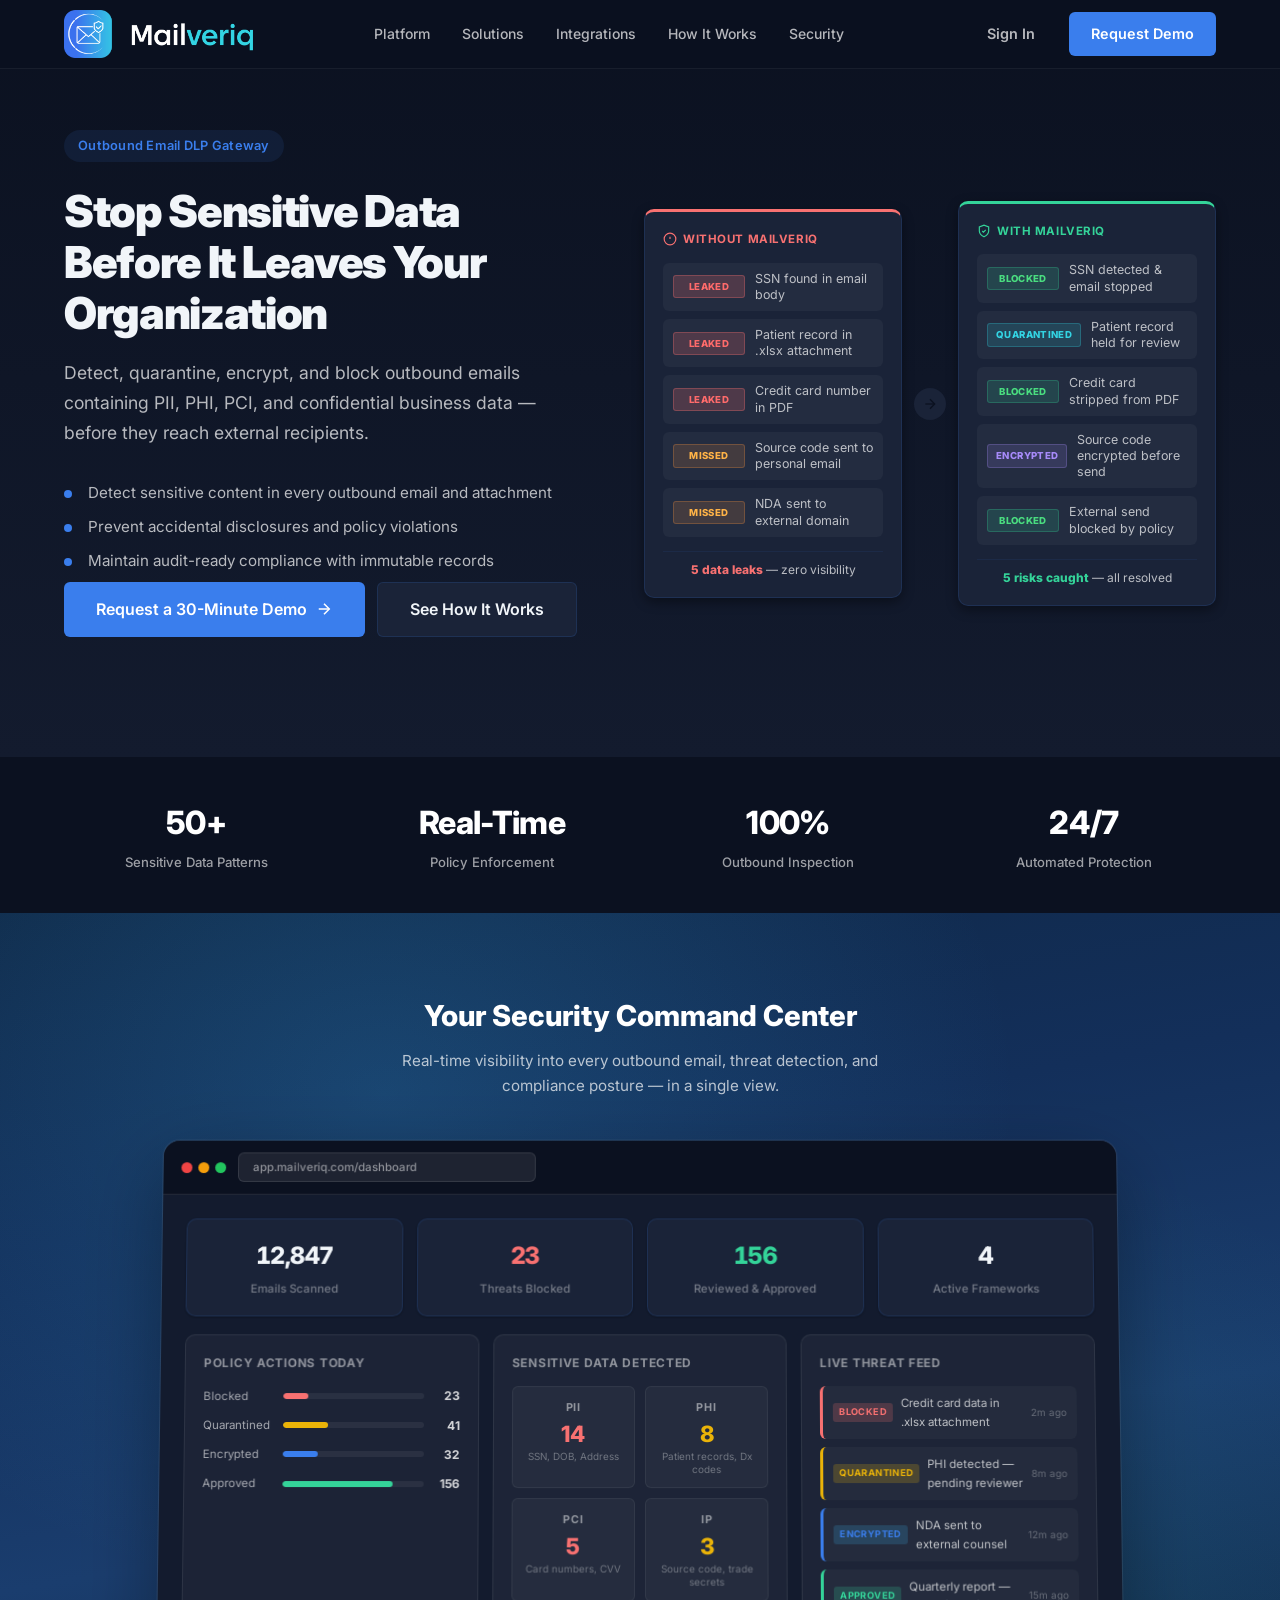
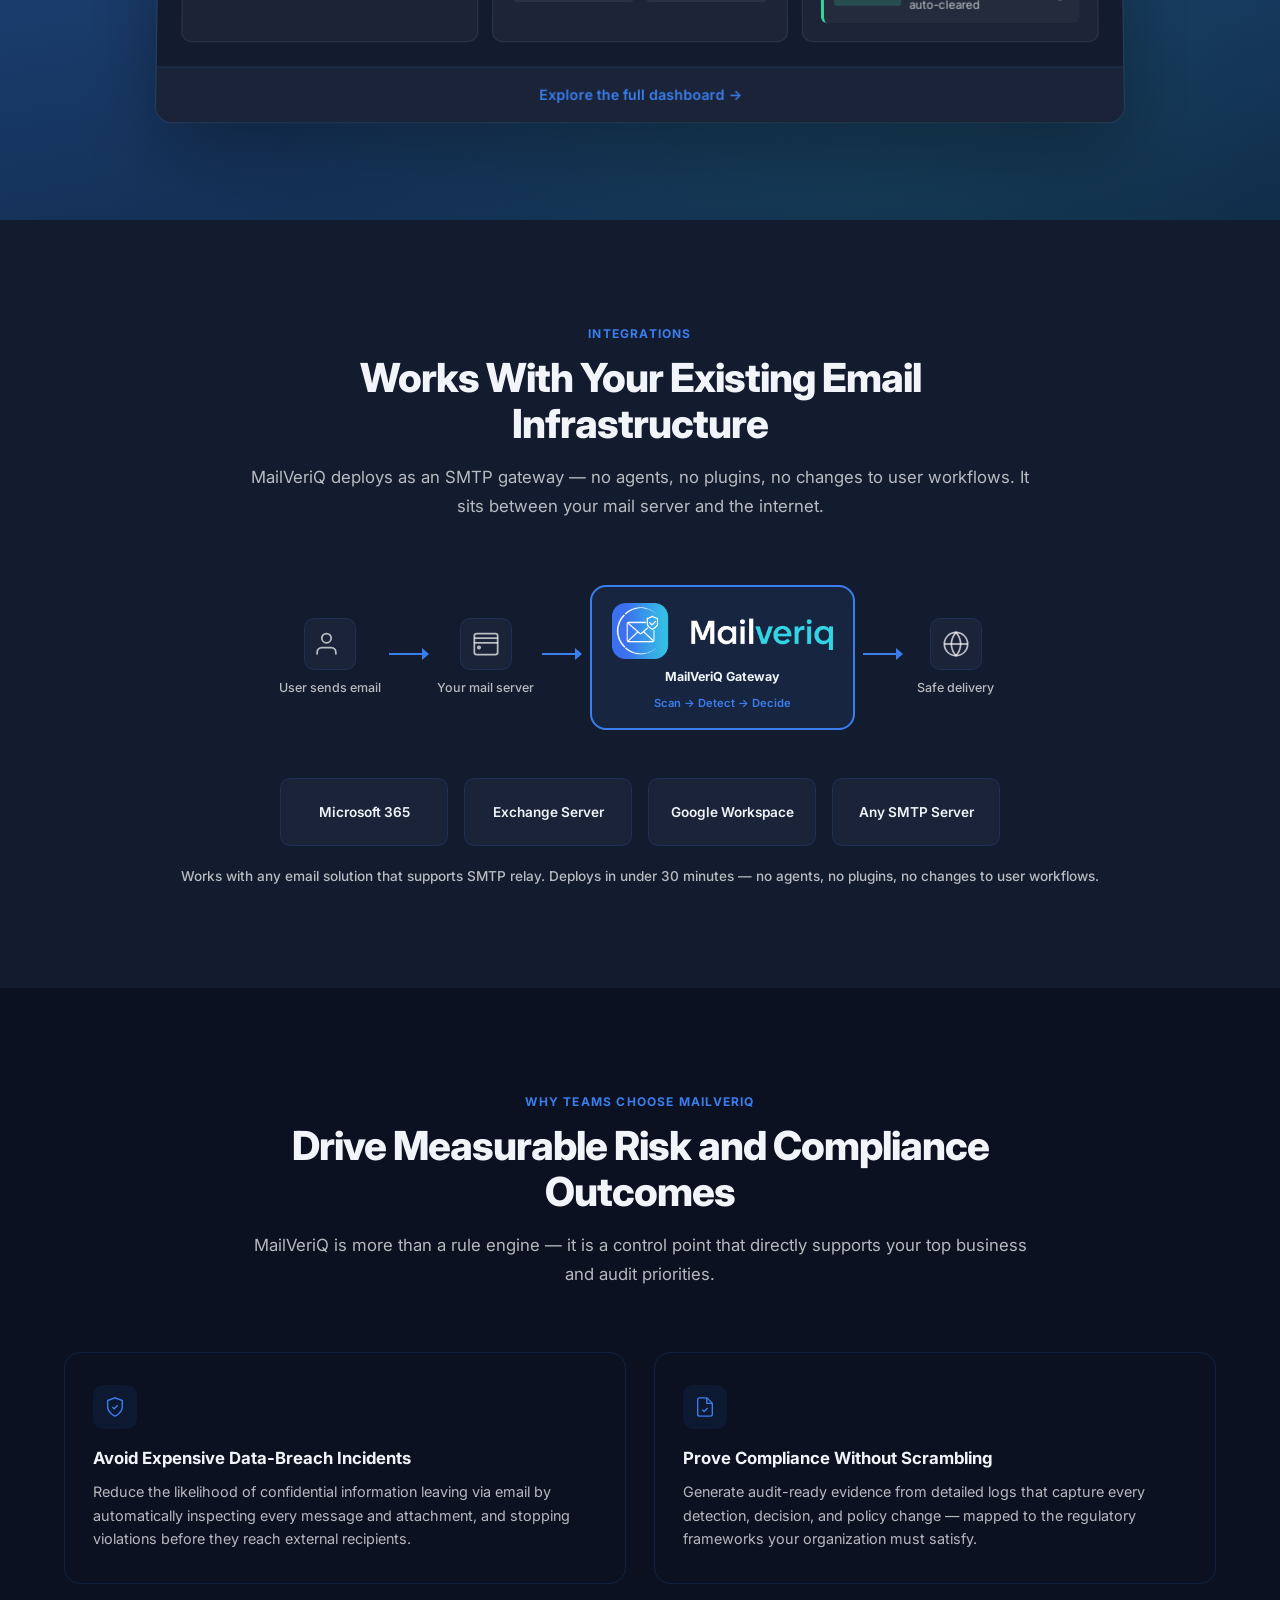
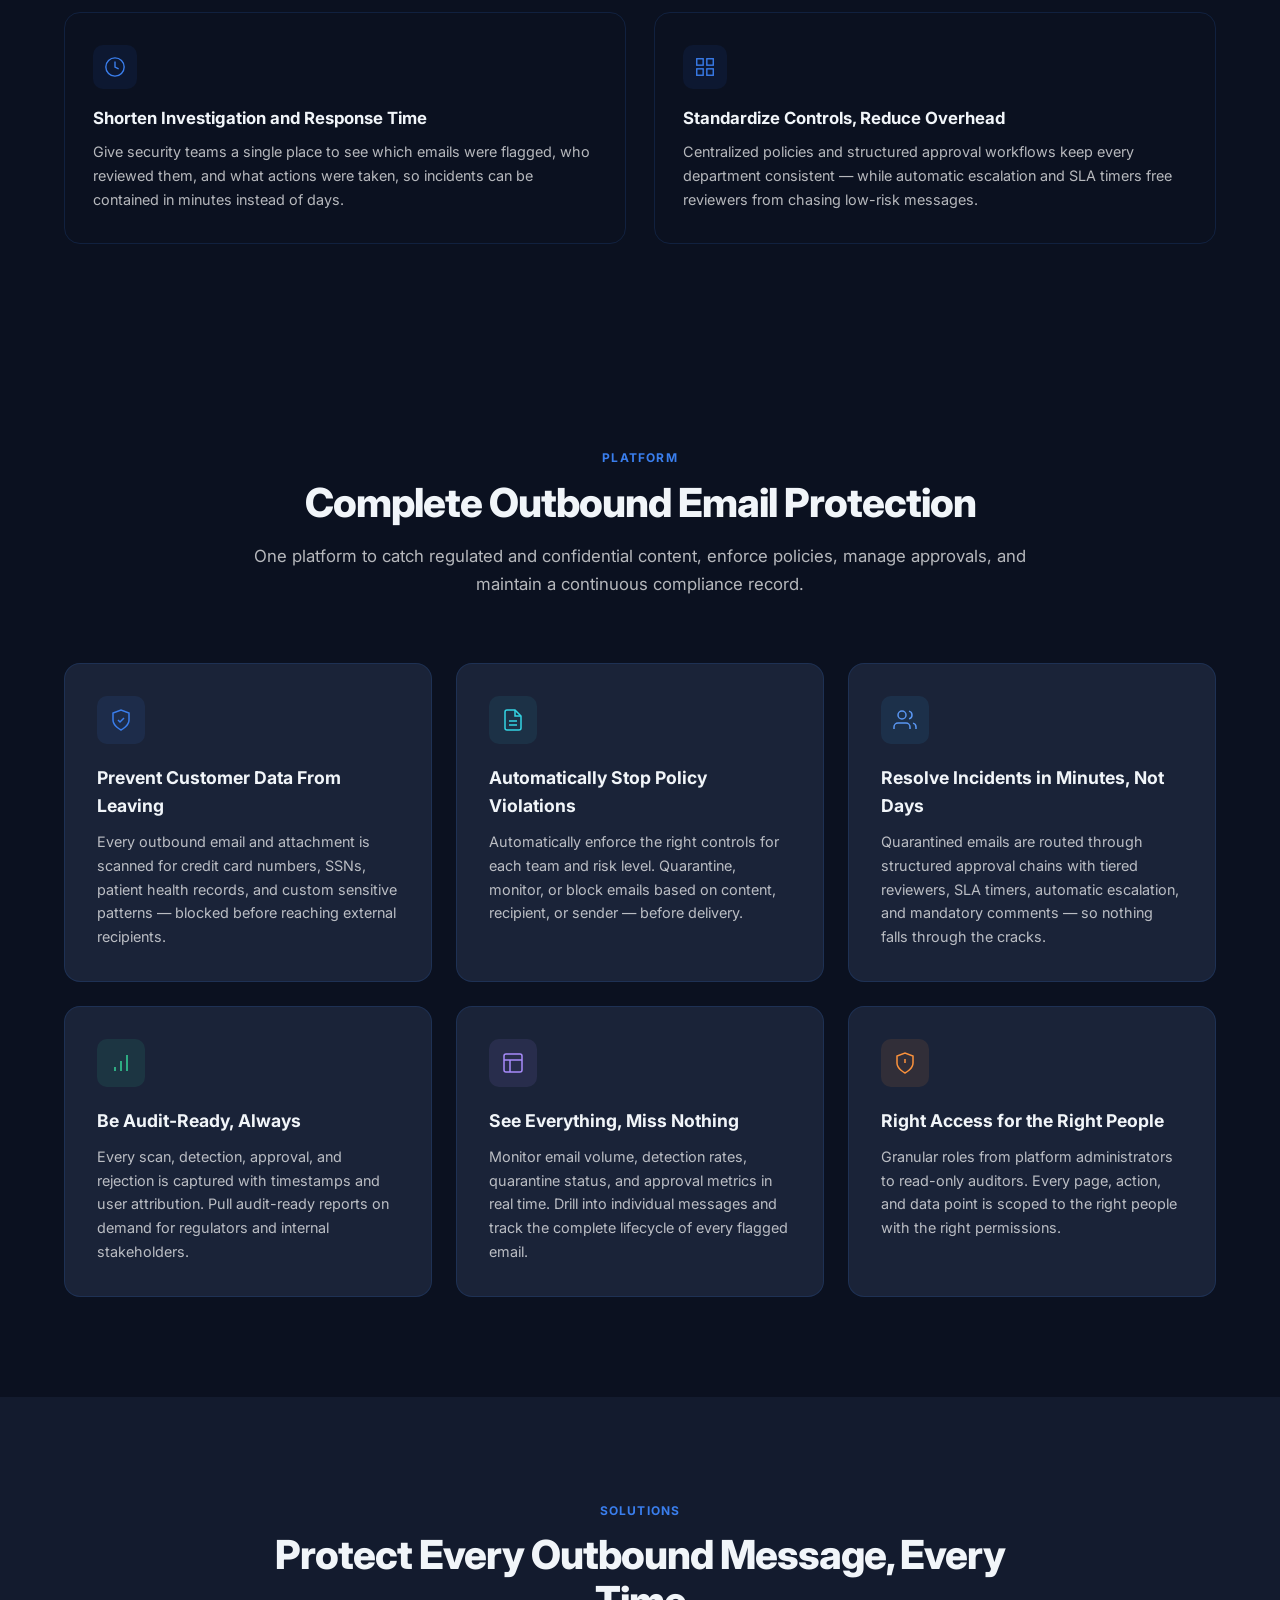
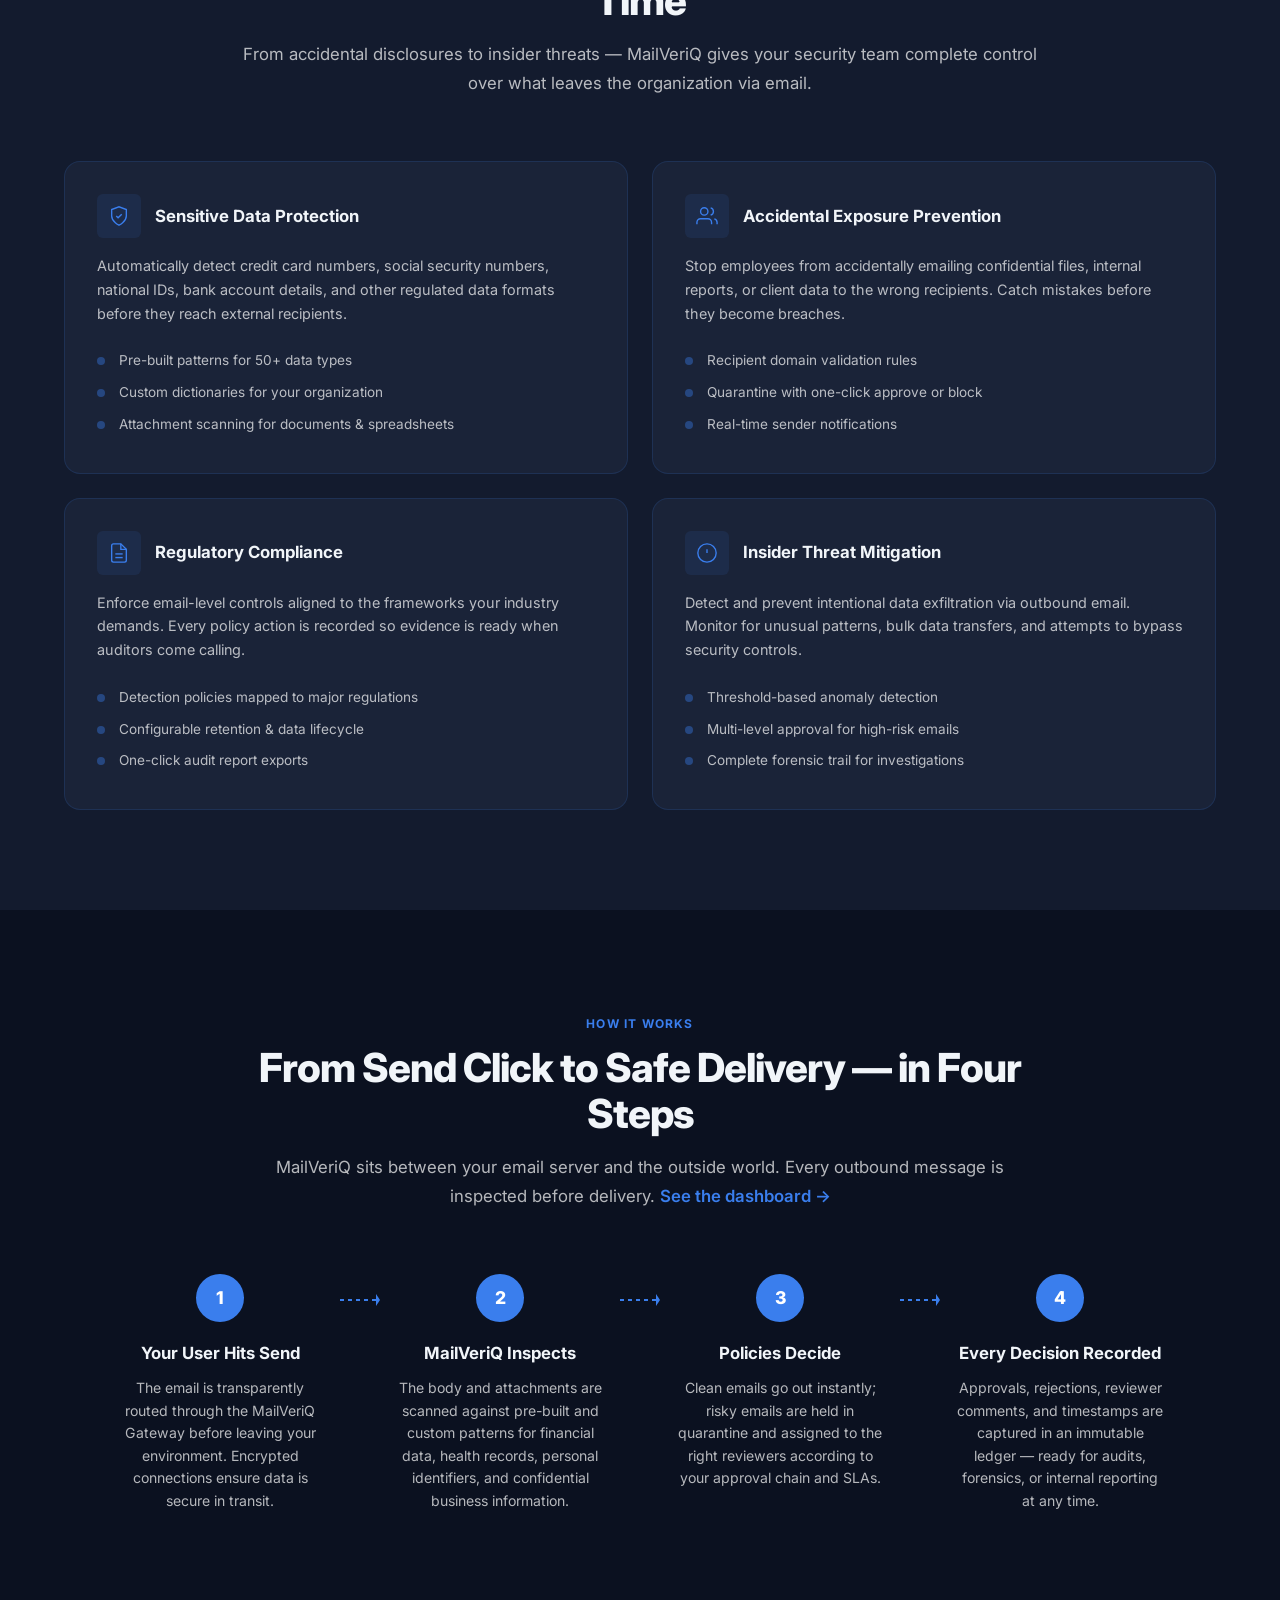
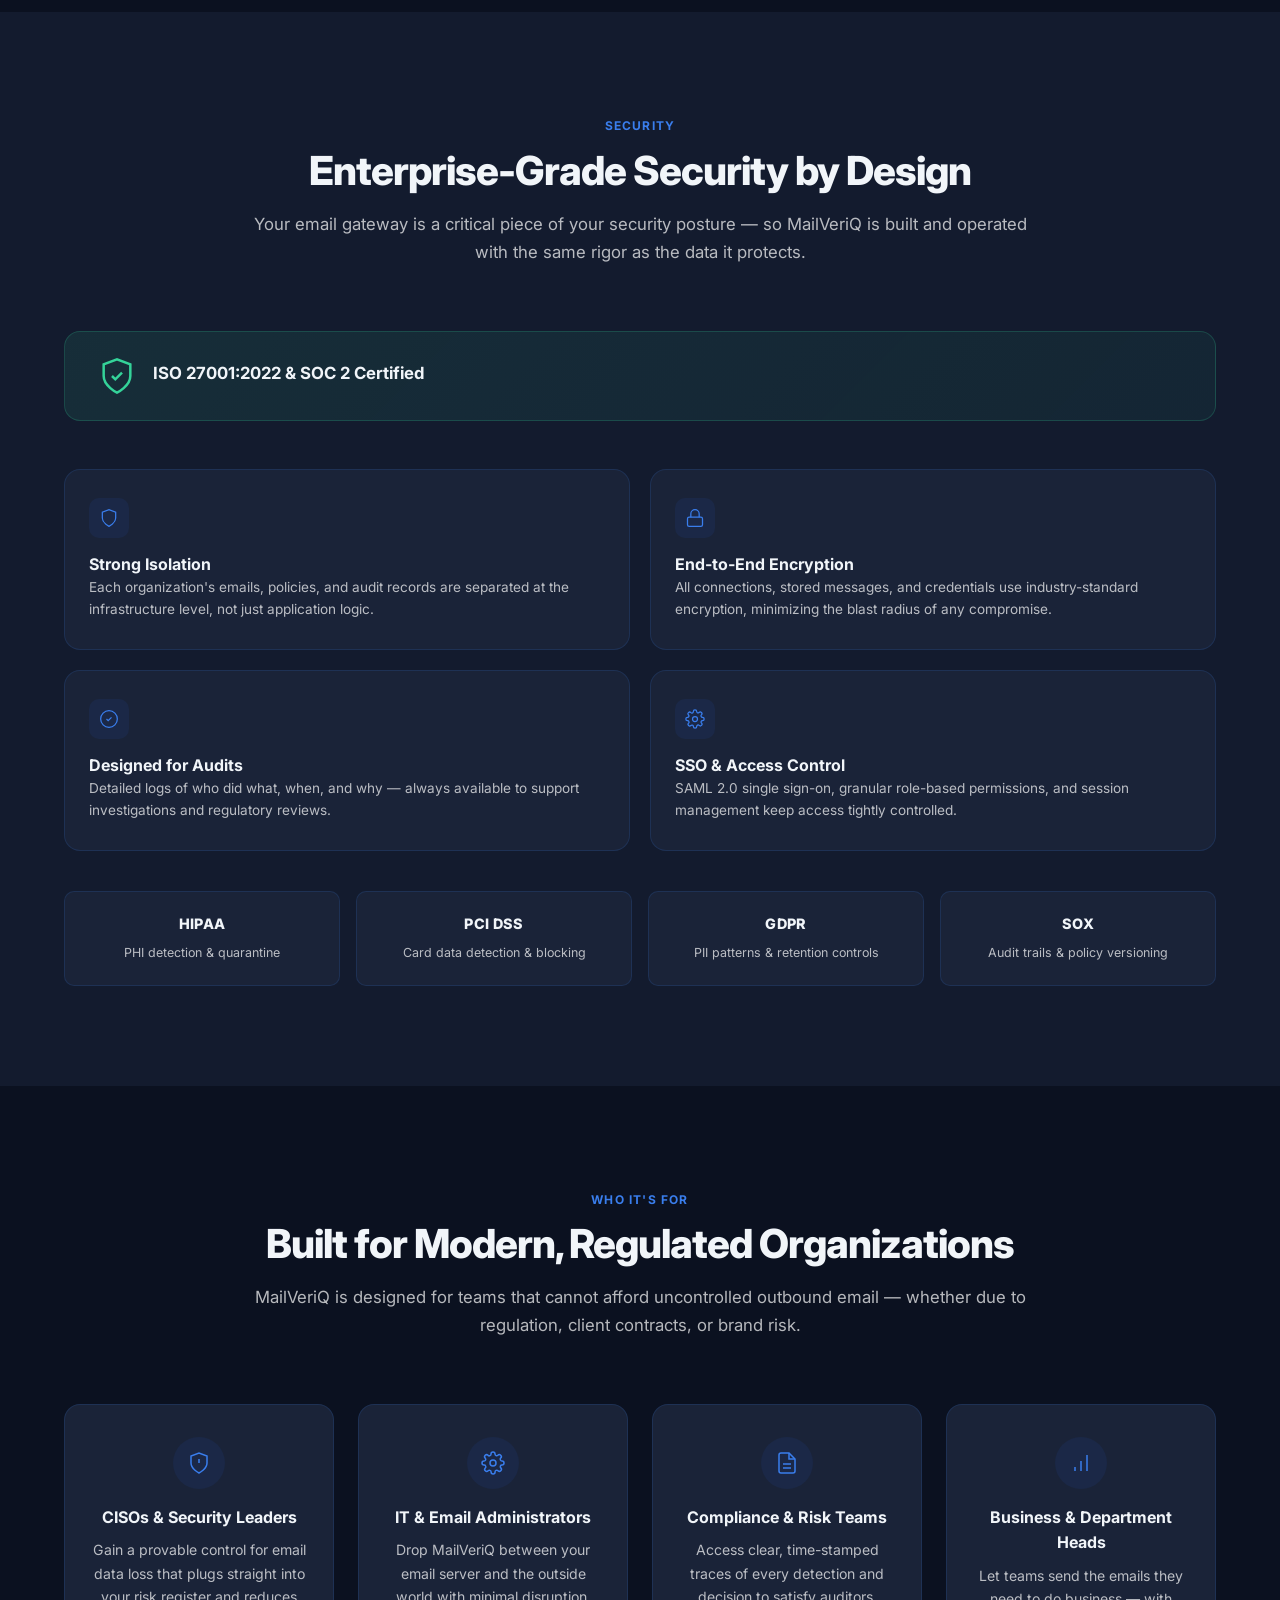
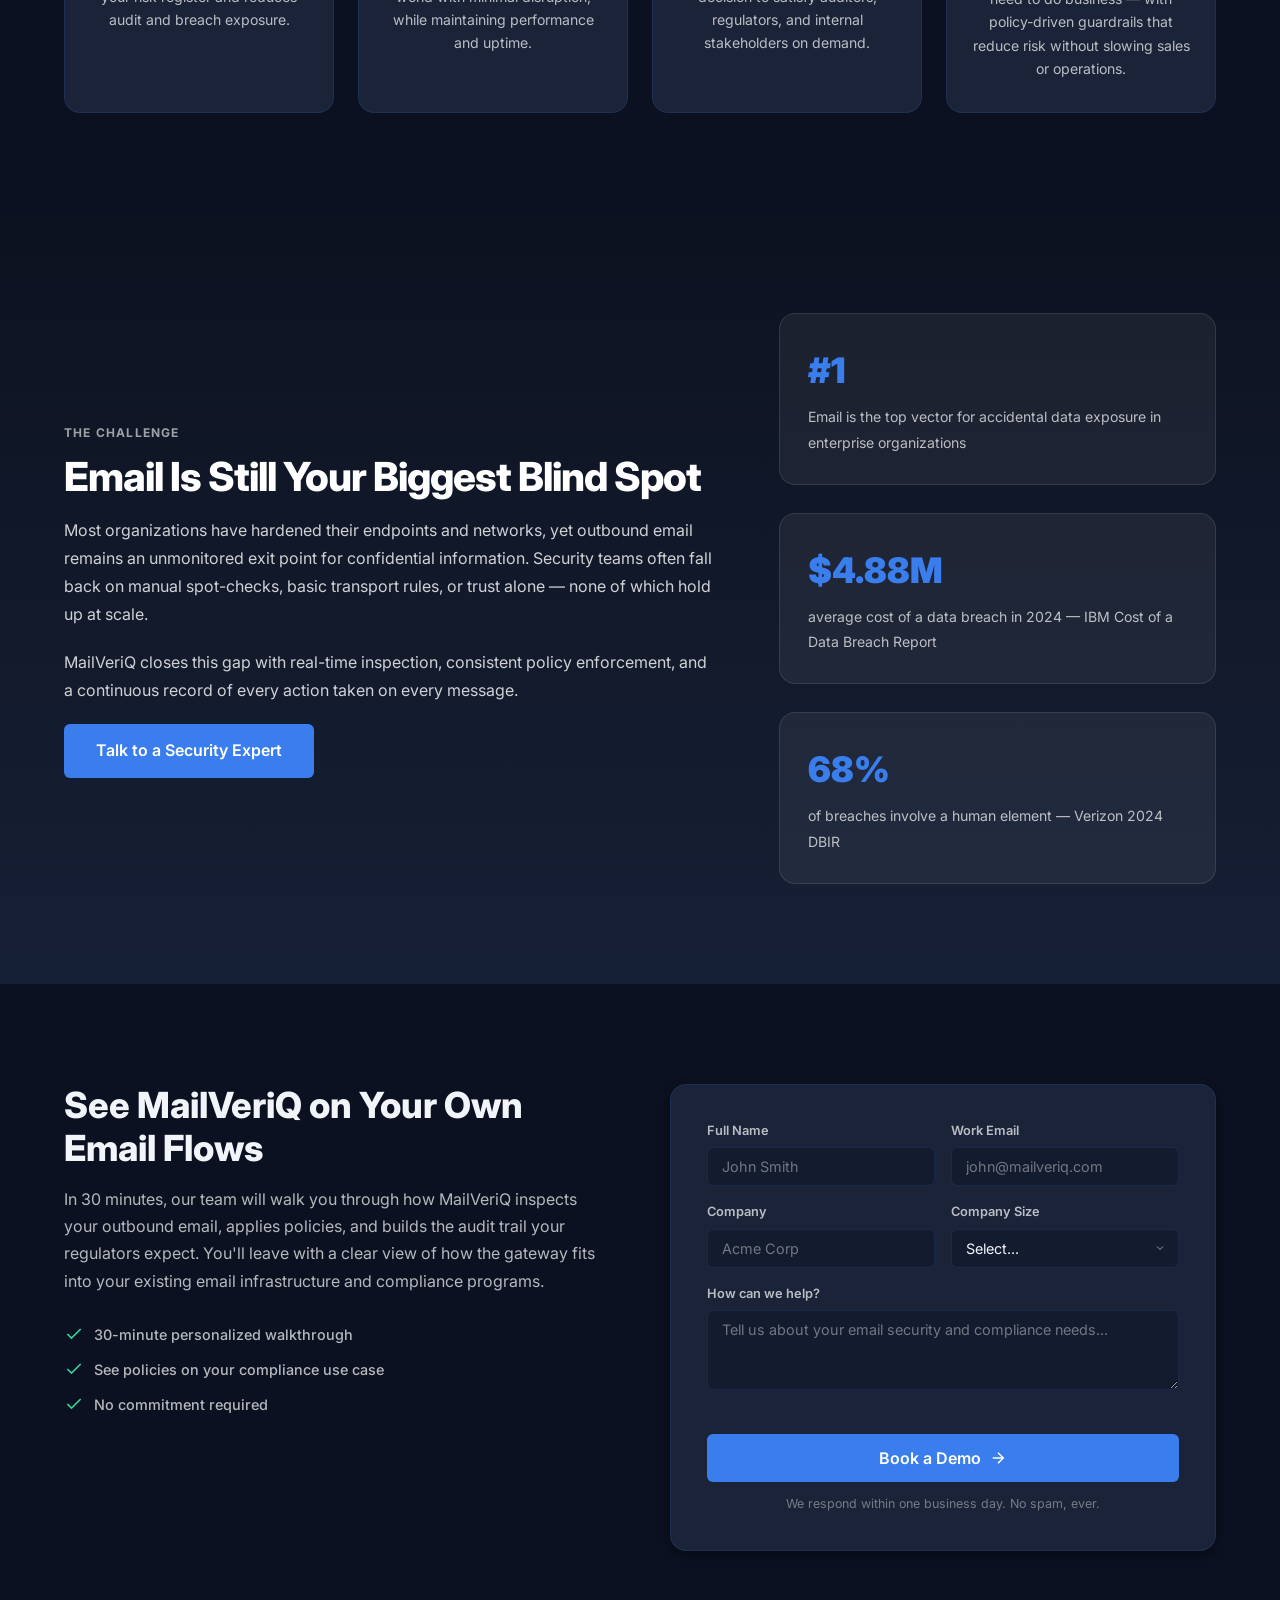
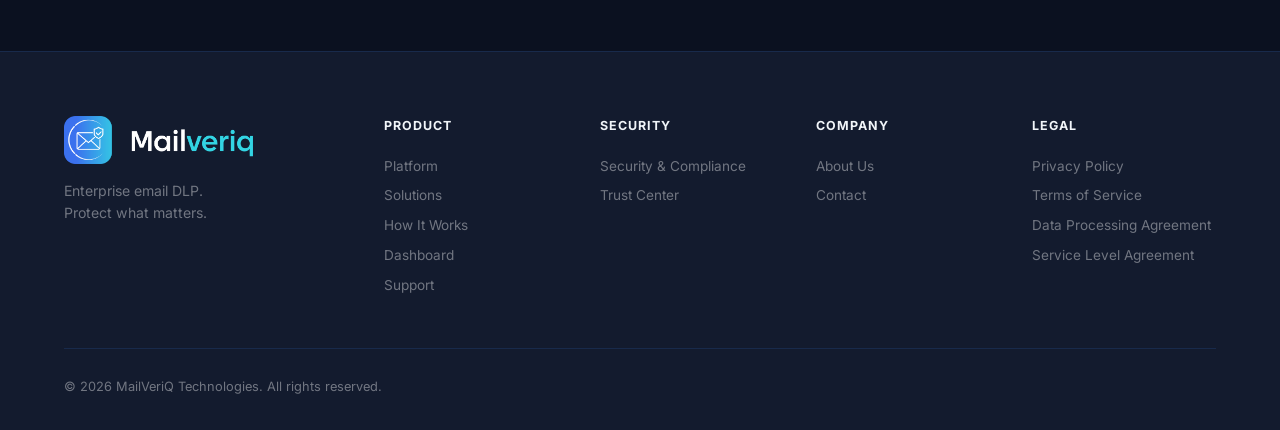
<file: index.html>
<!DOCTYPE html>
<html lang="en">
<head>
  <meta charset="UTF-8">
  <meta name="viewport" content="width=device-width, initial-scale=1.0">
  <meta name="description" content="MailVeriQ Gateway — Enterprise email DLP solution. Prevent data leaks, enforce compliance, and control outbound email with intelligent quarantine and approval workflows.">
  <meta name="keywords" content="email DLP, data loss prevention, email security, email quarantine, compliance, enterprise security, outbound email protection">
  <meta name="author" content="MailVeriQ Technologies">
  <meta name="robots" content="index, follow">

  <meta property="og:title" content="MailVeriQ Gateway — Enterprise Email DLP & Security">
  <meta property="og:description" content="Stop data leaks before they leave your network. Enterprise-grade email DLP with intelligent quarantine and compliance workflows.">
  <meta property="og:type" content="website">
  <meta property="og:url" content="https://mailveriq.com">
  <meta property="og:image" content="https://mailveriq.com/assets/images/og-image.png">
  <meta property="og:site_name" content="MailVeriQ">

  <meta name="twitter:card" content="summary_large_image">
  <meta name="twitter:title" content="MailVeriQ Gateway — Enterprise Email DLP & Security">
  <meta name="twitter:description" content="Stop data leaks before they leave your network. Enterprise-grade email DLP gateway.">

  <title>MailVeriQ — Enterprise Email DLP Gateway</title>

  <link rel="icon" type="image/svg+xml" href="./assets/images/favicon.svg">
  <link rel="apple-touch-icon" href="./assets/images/apple-touch-icon.png">
  <link rel="preconnect" href="https://fonts.googleapis.com">
  <link rel="preconnect" href="https://fonts.gstatic.com" crossorigin>
  <link href="https://fonts.googleapis.com/css2?family=Inter:wght@300;400;500;600;700;800;900&display=swap" rel="stylesheet">
  <link rel="stylesheet" href="./assets/css/styles.css">
  <link rel="canonical" href="https://mailveriq.com">

  <script type="application/ld+json">
  {
    "@context": "https://schema.org",
    "@type": "SoftwareApplication",
    "name": "MailVeriQ Gateway",
    "applicationCategory": "SecurityApplication",
    "operatingSystem": "Cloud",
    "description": "Enterprise email DLP gateway for quarantine, policy enforcement, and compliance monitoring.",
    "offers": { "@type": "Offer", "price": "0", "priceCurrency": "USD", "description": "Contact for pricing" },
    "provider": { "@type": "Organization", "name": "MailVeriQ Technologies", "url": "https://mailveriq.com" }
  }
  </script>
</head>
<body>

  <!-- Navigation -->
  <nav class="navbar" id="navbar">
    <div class="container navbar-inner">
      <a href="#" class="logo">
        <img src="./assets/images/logo.png" alt="MailVeriQ" class="logo-img">
      </a>
      <div class="nav-links" id="nav-links">
        <a href="#platform" class="nav-link">Platform</a>
        <a href="#solutions" class="nav-link">Solutions</a>
        <a href="#integrations" class="nav-link">Integrations</a>
        <a href="#how-it-works" class="nav-link">How It Works</a>
        <a href="#security" class="nav-link">Security</a>
      </div>
      <div class="nav-actions">
        <a href="https://app.mailveriq.com" class="btn btn-ghost" target="_blank">Sign In</a>
        <a href="#contact" class="btn btn-primary">Request Demo</a>
        <button class="mobile-toggle" id="mobile-toggle" aria-label="Toggle menu">
          <span></span><span></span><span></span>
        </button>
      </div>
    </div>
  </nav>

  <!-- Hero -->
  <section class="hero" id="hero">
    <div class="container">
      <div class="hero-layout">
        <div class="hero-content">
          <div class="hero-badge">Outbound Email DLP Gateway</div>
          <h1 class="hero-title">
            Stop Sensitive Data Before It Leaves Your Organization
          </h1>
          <p class="hero-subtitle">
            Detect, quarantine, encrypt, and block outbound emails containing PII, PHI, PCI, and confidential business data — before they reach external recipients.
          </p>
          <ul class="hero-bullets">
            <li>Detect sensitive content in every outbound email and attachment</li>
            <li>Prevent accidental disclosures and policy violations</li>
            <li>Maintain audit-ready compliance with immutable records</li>
          </ul>
          <div class="hero-ctas">
            <a href="#contact" class="btn btn-primary btn-lg">
              Request a 30-Minute Demo
              <svg width="18" height="18" viewBox="0 0 24 24" fill="none" stroke="currentColor" stroke-width="2"><line x1="5" y1="12" x2="19" y2="12"/><polyline points="12 5 19 12 12 19"/></svg>
            </a>
            <a href="#how-it-works" class="btn btn-secondary btn-lg">
              See How It Works
            </a>
          </div>
        </div>
        <div class="hero-visual">
          <div class="risk-compare">
            <!-- BEFORE -->
            <div class="risk-compare-card risk-before">
              <div class="risk-compare-label danger">
                <svg viewBox="0 0 24 24" fill="none" stroke="currentColor" stroke-width="2" width="14" height="14"><circle cx="12" cy="12" r="10"/><line x1="12" y1="8" x2="12" y2="12"/><line x1="12" y1="16" x2="12.01" y2="16"/></svg>
                Without MailVeriQ
              </div>
              <div class="risk-list">
                <div class="risk-row">
                  <span class="risk-tag risk-tag-leak">LEAKED</span>
                  <span class="risk-desc">SSN found in email body</span>
                </div>
                <div class="risk-row">
                  <span class="risk-tag risk-tag-leak">LEAKED</span>
                  <span class="risk-desc">Patient record in .xlsx attachment</span>
                </div>
                <div class="risk-row">
                  <span class="risk-tag risk-tag-leak">LEAKED</span>
                  <span class="risk-desc">Credit card number in PDF</span>
                </div>
                <div class="risk-row">
                  <span class="risk-tag risk-tag-undetected">MISSED</span>
                  <span class="risk-desc">Source code sent to personal email</span>
                </div>
                <div class="risk-row">
                  <span class="risk-tag risk-tag-undetected">MISSED</span>
                  <span class="risk-desc">NDA sent to external domain</span>
                </div>
              </div>
              <div class="risk-incidents">
                <span class="risk-incident-count">5 data leaks</span> — zero visibility
              </div>
            </div>

            <!-- Arrow -->
            <div class="risk-compare-arrow">
              <svg viewBox="0 0 24 24" fill="none" stroke="currentColor" stroke-width="2" width="24" height="24"><line x1="5" y1="12" x2="19" y2="12"/><polyline points="12 5 19 12 12 19"/></svg>
            </div>

            <!-- AFTER -->
            <div class="risk-compare-card risk-after-card">
              <div class="risk-compare-label safe">
                <svg viewBox="0 0 24 24" fill="none" stroke="currentColor" stroke-width="2" width="14" height="14"><path d="M12 22s8-4 8-10V5l-8-3-8 3v7c0 6 8 10 8 10z"/><path d="M9 12l2 2 4-4"/></svg>
                With MailVeriQ
              </div>
              <div class="risk-list">
                <div class="risk-row">
                  <span class="risk-tag risk-tag-blocked">BLOCKED</span>
                  <span class="risk-desc">SSN detected &amp; email stopped</span>
                </div>
                <div class="risk-row">
                  <span class="risk-tag risk-tag-quarantined">QUARANTINED</span>
                  <span class="risk-desc">Patient record held for review</span>
                </div>
                <div class="risk-row">
                  <span class="risk-tag risk-tag-blocked">BLOCKED</span>
                  <span class="risk-desc">Credit card stripped from PDF</span>
                </div>
                <div class="risk-row">
                  <span class="risk-tag risk-tag-encrypted">ENCRYPTED</span>
                  <span class="risk-desc">Source code encrypted before send</span>
                </div>
                <div class="risk-row">
                  <span class="risk-tag risk-tag-blocked">BLOCKED</span>
                  <span class="risk-desc">External send blocked by policy</span>
                </div>
              </div>
              <div class="risk-incidents safe">
                <span class="risk-incident-count">5 risks caught</span> — all resolved
              </div>
            </div>
          </div>
        </div>
      </div>
    </div>
  </section>

  <!-- Stats Bar -->
  <section class="stats-bar">
    <div class="container">
      <div class="stats-grid">
        <div class="stat-item">
          <span class="stat-number">50+</span>
          <span class="stat-label">Sensitive Data Patterns</span>
        </div>
        <div class="stat-item">
          <span class="stat-number">Real-Time</span>
          <span class="stat-label">Policy Enforcement</span>
        </div>
        <div class="stat-item">
          <span class="stat-number">100%</span>
          <span class="stat-label">Outbound Inspection</span>
        </div>
        <div class="stat-item">
          <span class="stat-number">24/7</span>
          <span class="stat-label">Automated Protection</span>
        </div>
      </div>
    </div>
  </section>

  <!-- Dashboard Preview -->
  <section class="dash-preview-section">
    <div class="container">
      <div class="dash-preview-heading">
        <h2>Your Security Command Center</h2>
        <p>Real-time visibility into every outbound email, threat detection, and compliance posture — in a single view.</p>
      </div>
      <div class="dash-preview-frame">
        <div class="dash-preview-topbar">
          <div class="topbar-dots"><span></span><span></span><span></span></div>
          <span class="topbar-url">app.mailveriq.com/dashboard</span>
        </div>
        <div class="dash-preview-body">
          <!-- Top stats -->
          <div class="dp-stats-row">
            <div class="dp-stat"><span class="dp-stat-num">12,847</span><span class="dp-stat-lbl">Emails Scanned</span></div>
            <div class="dp-stat"><span class="dp-stat-num dp-red">23</span><span class="dp-stat-lbl">Threats Blocked</span></div>
            <div class="dp-stat"><span class="dp-stat-num dp-green">156</span><span class="dp-stat-lbl">Reviewed &amp; Approved</span></div>
            <div class="dp-stat"><span class="dp-stat-num">4</span><span class="dp-stat-lbl">Active Frameworks</span></div>
          </div>
          <!-- Three-panel layout -->
          <div class="dp-three-col">
            <!-- Panel 1: Policy Actions Breakdown -->
            <div class="dp-panel">
              <span class="dp-panel-title">Policy Actions Today</span>
              <div class="dp-action-bars">
                <div class="dp-action-row">
                  <span class="dp-action-label">Blocked</span>
                  <div class="dp-action-track"><div class="dp-action-fill dp-fill-red" style="width:18%"></div></div>
                  <span class="dp-action-val">23</span>
                </div>
                <div class="dp-action-row">
                  <span class="dp-action-label">Quarantined</span>
                  <div class="dp-action-track"><div class="dp-action-fill dp-fill-yellow" style="width:32%"></div></div>
                  <span class="dp-action-val">41</span>
                </div>
                <div class="dp-action-row">
                  <span class="dp-action-label">Encrypted</span>
                  <div class="dp-action-track"><div class="dp-action-fill dp-fill-blue" style="width:25%"></div></div>
                  <span class="dp-action-val">32</span>
                </div>
                <div class="dp-action-row">
                  <span class="dp-action-label">Approved</span>
                  <div class="dp-action-track"><div class="dp-action-fill dp-fill-green" style="width:78%"></div></div>
                  <span class="dp-action-val">156</span>
                </div>
              </div>
            </div>
            <!-- Panel 2: Sensitive Data Detected -->
            <div class="dp-panel">
              <span class="dp-panel-title">Sensitive Data Detected</span>
              <div class="dp-detection-grid">
                <div class="dp-detect-item">
                  <span class="dp-detect-type">PII</span>
                  <span class="dp-detect-count dp-red">14</span>
                  <span class="dp-detect-sub">SSN, DOB, Address</span>
                </div>
                <div class="dp-detect-item">
                  <span class="dp-detect-type">PHI</span>
                  <span class="dp-detect-count dp-yellow">8</span>
                  <span class="dp-detect-sub">Patient records, Dx codes</span>
                </div>
                <div class="dp-detect-item">
                  <span class="dp-detect-type">PCI</span>
                  <span class="dp-detect-count dp-red">5</span>
                  <span class="dp-detect-sub">Card numbers, CVV</span>
                </div>
                <div class="dp-detect-item">
                  <span class="dp-detect-type">IP</span>
                  <span class="dp-detect-count dp-yellow">3</span>
                  <span class="dp-detect-sub">Source code, trade secrets</span>
                </div>
              </div>
            </div>
            <!-- Panel 3: Live Threat Feed -->
            <div class="dp-panel">
              <span class="dp-panel-title">Live Threat Feed</span>
              <div class="dp-threat-feed">
                <div class="dp-threat-row">
                  <span class="dp-threat-badge dp-badge-critical">BLOCKED</span>
                  <span class="dp-threat-msg">Credit card data in .xlsx attachment</span>
                  <span class="dp-threat-time">2m ago</span>
                </div>
                <div class="dp-threat-row">
                  <span class="dp-threat-badge dp-badge-warning">QUARANTINED</span>
                  <span class="dp-threat-msg">PHI detected — pending reviewer</span>
                  <span class="dp-threat-time">8m ago</span>
                </div>
                <div class="dp-threat-row">
                  <span class="dp-threat-badge dp-badge-info">ENCRYPTED</span>
                  <span class="dp-threat-msg">NDA sent to external counsel</span>
                  <span class="dp-threat-time">12m ago</span>
                </div>
                <div class="dp-threat-row">
                  <span class="dp-threat-badge dp-badge-ok">APPROVED</span>
                  <span class="dp-threat-msg">Quarterly report — auto-cleared</span>
                  <span class="dp-threat-time">15m ago</span>
                </div>
              </div>
            </div>
          </div>
        </div>
        <a href="./dashboard.html" class="dash-preview-link">Explore the full dashboard &rarr;</a>
      </div>
    </div>
  </section>

  <!-- Integrations -->
  <section class="integrations" id="integrations">
    <div class="container">
      <div class="section-header">
        <span class="section-tag">Integrations</span>
        <h2 class="section-title">Works With Your Existing Email Infrastructure</h2>
        <p class="section-desc">MailVeriQ deploys as an SMTP gateway — no agents, no plugins, no changes to user workflows. It sits between your mail server and the internet.</p>
      </div>
      <!-- Deployment Diagram -->
      <div class="deploy-diagram">
        <div class="deploy-step">
          <div class="deploy-icon">
            <svg viewBox="0 0 24 24" fill="none" stroke="currentColor" stroke-width="1.5"><path d="M17 21v-2a4 4 0 00-4-4H5a4 4 0 00-4 4v2"/><circle cx="9" cy="7" r="4"/></svg>
          </div>
          <span class="deploy-label">User sends email</span>
        </div>
        <div class="deploy-arrow">
          <svg viewBox="0 0 40 24"><path d="M0 12h36" stroke="#3A7EED" stroke-width="2"/><polygon points="33,6 40,12 33,18" fill="#3A7EED"/></svg>
        </div>
        <div class="deploy-step">
          <div class="deploy-icon mail-server">
            <svg viewBox="0 0 24 24" fill="none" stroke="currentColor" stroke-width="1.5"><rect x="2" y="3" width="20" height="18" rx="2"/><path d="M2 7h20"/><path d="M2 11h20"/><circle cx="6" cy="15" r="1"/></svg>
          </div>
          <span class="deploy-label">Your mail server</span>
        </div>
        <div class="deploy-arrow">
          <svg viewBox="0 0 40 24"><path d="M0 12h36" stroke="#3A7EED" stroke-width="2"/><polygon points="33,6 40,12 33,18" fill="#3A7EED"/></svg>
        </div>
        <div class="deploy-step deploy-gateway">
          <div class="deploy-icon gateway">
            <img src="./assets/images/logo.png" alt="MailVeriQ" class="deploy-logo-img">
          </div>
          <span class="deploy-label"><strong>MailVeriQ Gateway</strong></span>
          <span class="deploy-actions">Scan → Detect → Decide</span>
        </div>
        <div class="deploy-arrow">
          <svg viewBox="0 0 40 24"><path d="M0 12h36" stroke="#3A7EED" stroke-width="2"/><polygon points="33,6 40,12 33,18" fill="#3A7EED"/></svg>
        </div>
        <div class="deploy-step">
          <div class="deploy-icon">
            <svg viewBox="0 0 24 24" fill="none" stroke="currentColor" stroke-width="1.5"><circle cx="12" cy="12" r="10"/><line x1="2" y1="12" x2="22" y2="12"/><path d="M12 2a15.3 15.3 0 014 10 15.3 15.3 0 01-4 10 15.3 15.3 0 01-4-10 15.3 15.3 0 014-10z"/></svg>
          </div>
          <span class="deploy-label">Safe delivery</span>
        </div>
      </div>
      <!-- Integration Logos -->
      <div class="integration-grid">
        <div class="integration-item">
          <span class="integration-name">Microsoft 365</span>
        </div>
        <div class="integration-item">
          <span class="integration-name">Exchange Server</span>
        </div>
        <div class="integration-item">
          <span class="integration-name">Google Workspace</span>
        </div>
        <div class="integration-item">
          <span class="integration-name">Any SMTP Server</span>
        </div>
      </div>
      <p class="integration-note">Works with any email solution that supports SMTP relay. Deploys in under 30 minutes — no agents, no plugins, no changes to user workflows.</p>
    </div>
  </section>

  <!-- Business Outcomes -->
  <section class="outcomes" id="outcomes">
    <div class="container">
      <div class="section-header">
        <span class="section-tag">Why Teams Choose MailVeriQ</span>
        <h2 class="section-title">Drive Measurable Risk and Compliance Outcomes</h2>
        <p class="section-desc">MailVeriQ is more than a rule engine — it is a control point that directly supports your top business and audit priorities.</p>
      </div>
      <div class="outcomes-grid">
        <div class="outcome-card">
          <div class="outcome-icon">
            <svg viewBox="0 0 24 24" fill="none" stroke="currentColor" stroke-width="1.5"><path d="M12 22s8-4 8-10V5l-8-3-8 3v7c0 6 8 10 8 10z"/><path d="M9 12l2 2 4-4"/></svg>
          </div>
          <h3>Avoid Expensive Data-Breach Incidents</h3>
          <p>Reduce the likelihood of confidential information leaving via email by automatically inspecting every message and attachment, and stopping violations before they reach external recipients.</p>
        </div>
        <div class="outcome-card">
          <div class="outcome-icon">
            <svg viewBox="0 0 24 24" fill="none" stroke="currentColor" stroke-width="1.5"><path d="M14 2H6a2 2 0 00-2 2v16a2 2 0 002 2h12a2 2 0 002-2V8z"/><polyline points="14 2 14 8 20 8"/><path d="M9 15l2 2 4-4"/></svg>
          </div>
          <h3>Prove Compliance Without Scrambling</h3>
          <p>Generate audit-ready evidence from detailed logs that capture every detection, decision, and policy change — mapped to the regulatory frameworks your organization must satisfy.</p>
        </div>
        <div class="outcome-card">
          <div class="outcome-icon">
            <svg viewBox="0 0 24 24" fill="none" stroke="currentColor" stroke-width="1.5"><circle cx="12" cy="12" r="10"/><polyline points="12 6 12 12 16 14"/></svg>
          </div>
          <h3>Shorten Investigation and Response Time</h3>
          <p>Give security teams a single place to see which emails were flagged, who reviewed them, and what actions were taken, so incidents can be contained in minutes instead of days.</p>
        </div>
        <div class="outcome-card">
          <div class="outcome-icon">
            <svg viewBox="0 0 24 24" fill="none" stroke="currentColor" stroke-width="1.5"><rect x="3" y="3" width="7" height="7"/><rect x="14" y="3" width="7" height="7"/><rect x="3" y="14" width="7" height="7"/><rect x="14" y="14" width="7" height="7"/></svg>
          </div>
          <h3>Standardize Controls, Reduce Overhead</h3>
          <p>Centralized policies and structured approval workflows keep every department consistent — while automatic escalation and SLA timers free reviewers from chasing low-risk messages.</p>
        </div>
      </div>
    </div>
  </section>

  <!-- Platform -->
  <section class="platform" id="platform">
    <div class="container">
      <div class="section-header">
        <span class="section-tag">Platform</span>
        <h2 class="section-title">Complete Outbound Email Protection</h2>
        <p class="section-desc">One platform to catch regulated and confidential content, enforce policies, manage approvals, and maintain a continuous compliance record.</p>
      </div>
      <div class="features-grid">
        <div class="feature-card">
          <div class="feature-icon blue">
            <svg viewBox="0 0 24 24" fill="none" stroke="currentColor" stroke-width="1.5">
              <path d="M12 22s8-4 8-10V5l-8-3-8 3v7c0 6 8 10 8 10z"/>
              <path d="M9 12l2 2 4-4"/>
            </svg>
          </div>
          <h3>Prevent Customer Data From Leaving</h3>
          <p>Every outbound email and attachment is scanned for credit card numbers, SSNs, patient health records, and custom sensitive patterns — blocked before reaching external recipients.</p>
        </div>
        <div class="feature-card">
          <div class="feature-icon teal">
            <svg viewBox="0 0 24 24" fill="none" stroke="currentColor" stroke-width="1.5">
              <path d="M14 2H6a2 2 0 00-2 2v16a2 2 0 002 2h12a2 2 0 002-2V8z"/><polyline points="14 2 14 8 20 8"/><line x1="16" y1="13" x2="8" y2="13"/><line x1="16" y1="17" x2="8" y2="17"/>
            </svg>
          </div>
          <h3>Automatically Stop Policy Violations</h3>
          <p>Automatically enforce the right controls for each team and risk level. Quarantine, monitor, or block emails based on content, recipient, or sender — before delivery.</p>
        </div>
        <div class="feature-card">
          <div class="feature-icon navy">
            <svg viewBox="0 0 24 24" fill="none" stroke="currentColor" stroke-width="1.5">
              <path d="M17 21v-2a4 4 0 00-4-4H5a4 4 0 00-4 4v2"/><circle cx="9" cy="7" r="4"/><path d="M23 21v-2a4 4 0 00-3-3.87"/><path d="M16 3.13a4 4 0 010 7.75"/>
            </svg>
          </div>
          <h3>Resolve Incidents in Minutes, Not Days</h3>
          <p>Quarantined emails are routed through structured approval chains with tiered reviewers, SLA timers, automatic escalation, and mandatory comments — so nothing falls through the cracks.</p>
        </div>
        <div class="feature-card">
          <div class="feature-icon green">
            <svg viewBox="0 0 24 24" fill="none" stroke="currentColor" stroke-width="1.5">
              <path d="M12 20V10"/><path d="M18 20V4"/><path d="M6 20v-4"/>
            </svg>
          </div>
          <h3>Be Audit-Ready, Always</h3>
          <p>Every scan, detection, approval, and rejection is captured with timestamps and user attribution. Pull audit-ready reports on demand for regulators and internal stakeholders.</p>
        </div>
        <div class="feature-card">
          <div class="feature-icon purple">
            <svg viewBox="0 0 24 24" fill="none" stroke="currentColor" stroke-width="1.5">
              <rect x="3" y="3" width="18" height="18" rx="2"/><path d="M3 9h18"/><path d="M9 21V9"/>
            </svg>
          </div>
          <h3>See Everything, Miss Nothing</h3>
          <p>Monitor email volume, detection rates, quarantine status, and approval metrics in real time. Drill into individual messages and track the complete lifecycle of every flagged email.</p>
        </div>
        <div class="feature-card">
          <div class="feature-icon orange">
            <svg viewBox="0 0 24 24" fill="none" stroke="currentColor" stroke-width="1.5">
              <path d="M12 22s8-4 8-10V5l-8-3-8 3v7c0 6 8 10 8 10z"/>
              <path d="M12 8v4"/><path d="M12 16h.01"/>
            </svg>
          </div>
          <h3>Right Access for the Right People</h3>
          <p>Granular roles from platform administrators to read-only auditors. Every page, action, and data point is scoped to the right people with the right permissions.</p>
        </div>
      </div>
    </div>
  </section>

  <!-- Solutions -->
  <section class="solutions" id="solutions">
    <div class="container">
      <div class="section-header">
        <span class="section-tag">Solutions</span>
        <h2 class="section-title">Protect Every Outbound Message, Every Time</h2>
        <p class="section-desc">From accidental disclosures to insider threats — MailVeriQ gives your security team complete control over what leaves the organization via email.</p>
      </div>
      <div class="solutions-grid">
        <div class="solution-card">
          <div class="solution-header">
            <div class="solution-icon">
              <svg viewBox="0 0 24 24" fill="none" stroke="currentColor" stroke-width="1.5"><path d="M12 22s8-4 8-10V5l-8-3-8 3v7c0 6 8 10 8 10z"/><path d="M9 12l2 2 4-4"/></svg>
            </div>
            <h3>Sensitive Data Protection</h3>
          </div>
          <p>Automatically detect credit card numbers, social security numbers, national IDs, bank account details, and other regulated data formats before they reach external recipients.</p>
          <ul class="solution-benefits">
            <li>Pre-built patterns for 50+ data types</li>
            <li>Custom dictionaries for your organization</li>
            <li>Attachment scanning for documents &amp; spreadsheets</li>
          </ul>
        </div>
        <div class="solution-card">
          <div class="solution-header">
            <div class="solution-icon">
              <svg viewBox="0 0 24 24" fill="none" stroke="currentColor" stroke-width="1.5"><path d="M17 21v-2a4 4 0 00-4-4H5a4 4 0 00-4 4v2"/><circle cx="9" cy="7" r="4"/><path d="M23 21v-2a4 4 0 00-3-3.87"/><path d="M16 3.13a4 4 0 010 7.75"/></svg>
            </div>
            <h3>Accidental Exposure Prevention</h3>
          </div>
          <p>Stop employees from accidentally emailing confidential files, internal reports, or client data to the wrong recipients. Catch mistakes before they become breaches.</p>
          <ul class="solution-benefits">
            <li>Recipient domain validation rules</li>
            <li>Quarantine with one-click approve or block</li>
            <li>Real-time sender notifications</li>
          </ul>
        </div>
        <div class="solution-card">
          <div class="solution-header">
            <div class="solution-icon">
              <svg viewBox="0 0 24 24" fill="none" stroke="currentColor" stroke-width="1.5"><path d="M14 2H6a2 2 0 00-2 2v16a2 2 0 002 2h12a2 2 0 002-2V8z"/><polyline points="14 2 14 8 20 8"/><line x1="16" y1="13" x2="8" y2="13"/><line x1="16" y1="17" x2="8" y2="17"/></svg>
            </div>
            <h3>Regulatory Compliance</h3>
          </div>
          <p>Enforce email-level controls aligned to the frameworks your industry demands. Every policy action is recorded so evidence is ready when auditors come calling.</p>
          <ul class="solution-benefits">
            <li>Detection policies mapped to major regulations</li>
            <li>Configurable retention &amp; data lifecycle</li>
            <li>One-click audit report exports</li>
          </ul>
        </div>
        <div class="solution-card">
          <div class="solution-header">
            <div class="solution-icon">
              <svg viewBox="0 0 24 24" fill="none" stroke="currentColor" stroke-width="1.5"><circle cx="12" cy="12" r="10"/><line x1="12" y1="8" x2="12" y2="12"/><line x1="12" y1="16" x2="12.01" y2="16"/></svg>
            </div>
            <h3>Insider Threat Mitigation</h3>
          </div>
          <p>Detect and prevent intentional data exfiltration via outbound email. Monitor for unusual patterns, bulk data transfers, and attempts to bypass security controls.</p>
          <ul class="solution-benefits">
            <li>Threshold-based anomaly detection</li>
            <li>Multi-level approval for high-risk emails</li>
            <li>Complete forensic trail for investigations</li>
          </ul>
        </div>
      </div>
    </div>
  </section>

  <!-- How It Works -->
  <section class="how-it-works" id="how-it-works">
    <div class="container">
      <div class="section-header">
        <span class="section-tag">How It Works</span>
        <h2 class="section-title">From Send Click to Safe Delivery — in Four Steps</h2>
        <p class="section-desc">MailVeriQ sits between your email server and the outside world. Every outbound message is inspected before delivery. <a href="./dashboard.html" style="color: var(--blue); font-weight: 600; white-space: nowrap;">See the dashboard &rarr;</a></p>
      </div>
      <div class="steps-grid">
        <div class="step-card">
          <div class="step-number">1</div>
          <h3>Your User Hits Send</h3>
          <p>The email is transparently routed through the MailVeriQ Gateway before leaving your environment. Encrypted connections ensure data is secure in transit.</p>
        </div>
        <div class="step-connector">
          <svg viewBox="0 0 40 24"><path d="M0 12h40" stroke="#3A7EED" stroke-width="2" stroke-dasharray="4 4"/><polygon points="36,6 40,12 36,18" fill="#3A7EED"/></svg>
        </div>
        <div class="step-card">
          <div class="step-number">2</div>
          <h3>MailVeriQ Inspects</h3>
          <p>The body and attachments are scanned against pre-built and custom patterns for financial data, health records, personal identifiers, and confidential business information.</p>
        </div>
        <div class="step-connector">
          <svg viewBox="0 0 40 24"><path d="M0 12h40" stroke="#3A7EED" stroke-width="2" stroke-dasharray="4 4"/><polygon points="36,6 40,12 36,18" fill="#3A7EED"/></svg>
        </div>
        <div class="step-card">
          <div class="step-number">3</div>
          <h3>Policies Decide</h3>
          <p>Clean emails go out instantly; risky emails are held in quarantine and assigned to the right reviewers according to your approval chain and SLAs.</p>
        </div>
        <div class="step-connector">
          <svg viewBox="0 0 40 24"><path d="M0 12h40" stroke="#3A7EED" stroke-width="2" stroke-dasharray="4 4"/><polygon points="36,6 40,12 36,18" fill="#3A7EED"/></svg>
        </div>
        <div class="step-card">
          <div class="step-number">4</div>
          <h3>Every Decision Recorded</h3>
          <p>Approvals, rejections, reviewer comments, and timestamps are captured in an immutable ledger — ready for audits, forensics, or internal reporting at any time.</p>
        </div>
      </div>
    </div>
  </section>

  <!-- Security -->
  <section class="security" id="security">
    <div class="container">
      <div class="section-header">
        <span class="section-tag">Security</span>
        <h2 class="section-title">Enterprise-Grade Security by Design</h2>
        <p class="section-desc">Your email gateway is a critical piece of your security posture — so MailVeriQ is built and operated with the same rigor as the data it protects.</p>
      </div>
      <!-- Trust Banner -->
      <div class="trust-banner">
        <svg class="trust-banner-icon" viewBox="0 0 24 24" fill="none" stroke="currentColor" stroke-width="1.5"><path d="M12 22s8-4 8-10V5l-8-3-8 3v7c0 6 8 10 8 10z"/><path d="M9 12l2 2 4-4"/></svg>
        <div class="trust-banner-text">
          <strong>ISO 27001:2022 &amp; SOC 2 Certified</strong>
          <span></span>
        </div>
      </div>

      <!-- Security Features Grid -->
      <div class="sec-grid">
        <div class="sec-card">
          <div class="sec-card-icon">
            <svg viewBox="0 0 24 24" fill="none" stroke="currentColor" stroke-width="1.5"><path d="M12 22s8-4 8-10V5l-8-3-8 3v7c0 6 8 10 8 10z"/></svg>
          </div>
          <h4>Strong Isolation</h4>
          <p>Each organization's emails, policies, and audit records are separated at the infrastructure level, not just application logic.</p>
        </div>
        <div class="sec-card">
          <div class="sec-card-icon">
            <svg viewBox="0 0 24 24" fill="none" stroke="currentColor" stroke-width="1.5"><rect x="3" y="11" width="18" height="11" rx="2"/><path d="M7 11V7a5 5 0 0110 0v4"/></svg>
          </div>
          <h4>End-to-End Encryption</h4>
          <p>All connections, stored messages, and credentials use industry-standard encryption, minimizing the blast radius of any compromise.</p>
        </div>
        <div class="sec-card">
          <div class="sec-card-icon">
            <svg viewBox="0 0 24 24" fill="none" stroke="currentColor" stroke-width="1.5"><path d="M9 12l2 2 4-4"/><circle cx="12" cy="12" r="10"/></svg>
          </div>
          <h4>Designed for Audits</h4>
          <p>Detailed logs of who did what, when, and why — always available to support investigations and regulatory reviews.</p>
        </div>
        <div class="sec-card">
          <div class="sec-card-icon">
            <svg viewBox="0 0 24 24" fill="none" stroke="currentColor" stroke-width="1.5"><circle cx="12" cy="12" r="3"/><path d="M19.4 15a1.65 1.65 0 00.33 1.82l.06.06a2 2 0 01-2.83 2.83l-.06-.06a1.65 1.65 0 00-1.82-.33 1.65 1.65 0 00-1 1.51V21a2 2 0 01-4 0v-.09A1.65 1.65 0 009 19.4a1.65 1.65 0 00-1.82.33l-.06.06a2 2 0 01-2.83-2.83l.06-.06A1.65 1.65 0 004.68 15a1.65 1.65 0 00-1.51-1H3a2 2 0 010-4h.09A1.65 1.65 0 004.6 9a1.65 1.65 0 00-.33-1.82l-.06-.06a2 2 0 012.83-2.83l.06.06A1.65 1.65 0 009 4.68a1.65 1.65 0 001-1.51V3a2 2 0 014 0v.09a1.65 1.65 0 001 1.51 1.65 1.65 0 001.82-.33l.06-.06a2 2 0 012.83 2.83l-.06.06A1.65 1.65 0 0019.4 9a1.65 1.65 0 001.51 1H21a2 2 0 010 4h-.09a1.65 1.65 0 00-1.51 1z"/></svg>
          </div>
          <h4>SSO &amp; Access Control</h4>
          <p>SAML 2.0 single sign-on, granular role-based permissions, and session management keep access tightly controlled.</p>
        </div>
      </div>

      <!-- Framework Support Row -->
      <div class="fw-row">
        <div class="fw-item">
          <strong>HIPAA</strong>
          <span>PHI detection &amp; quarantine</span>
        </div>
        <div class="fw-item">
          <strong>PCI DSS</strong>
          <span>Card data detection &amp; blocking</span>
        </div>
        <div class="fw-item">
          <strong>GDPR</strong>
          <span>PII patterns &amp; retention controls</span>
        </div>
        <div class="fw-item">
          <strong>SOX</strong>
          <span>Audit trails &amp; policy versioning</span>
        </div>
      </div>
    </div>
  </section>

  <!-- Who It's For -->
  <section class="audience" id="audience">
    <div class="container">
      <div class="section-header">
        <span class="section-tag">Who It's For</span>
        <h2 class="section-title">Built for Modern, Regulated Organizations</h2>
        <p class="section-desc">MailVeriQ is designed for teams that cannot afford uncontrolled outbound email — whether due to regulation, client contracts, or brand risk.</p>
      </div>
      <div class="audience-grid">
        <div class="audience-card">
          <div class="audience-icon">
            <svg viewBox="0 0 24 24" fill="none" stroke="currentColor" stroke-width="1.5"><path d="M12 22s8-4 8-10V5l-8-3-8 3v7c0 6 8 10 8 10z"/><path d="M12 8v4"/><path d="M12 16h.01"/></svg>
          </div>
          <h3>CISOs &amp; Security Leaders</h3>
          <p>Gain a provable control for email data loss that plugs straight into your risk register and reduces audit and breach exposure.</p>
        </div>
        <div class="audience-card">
          <div class="audience-icon">
            <svg viewBox="0 0 24 24" fill="none" stroke="currentColor" stroke-width="1.5"><circle cx="12" cy="12" r="3"/><path d="M19.4 15a1.65 1.65 0 00.33 1.82l.06.06a2 2 0 01-2.83 2.83l-.06-.06a1.65 1.65 0 00-1.82-.33 1.65 1.65 0 00-1 1.51V21a2 2 0 01-4 0v-.09A1.65 1.65 0 009 19.4a1.65 1.65 0 00-1.82.33l-.06.06a2 2 0 01-2.83-2.83l.06-.06A1.65 1.65 0 004.68 15a1.65 1.65 0 00-1.51-1H3a2 2 0 010-4h.09A1.65 1.65 0 004.6 9a1.65 1.65 0 00-.33-1.82l-.06-.06a2 2 0 012.83-2.83l.06.06A1.65 1.65 0 009 4.68a1.65 1.65 0 001-1.51V3a2 2 0 014 0v.09a1.65 1.65 0 001 1.51 1.65 1.65 0 001.82-.33l.06-.06a2 2 0 012.83 2.83l-.06.06A1.65 1.65 0 0019.4 9a1.65 1.65 0 001.51 1H21a2 2 0 010 4h-.09a1.65 1.65 0 00-1.51 1z"/></svg>
          </div>
          <h3>IT &amp; Email Administrators</h3>
          <p>Drop MailVeriQ between your email server and the outside world with minimal disruption, while maintaining performance and uptime.</p>
        </div>
        <div class="audience-card">
          <div class="audience-icon">
            <svg viewBox="0 0 24 24" fill="none" stroke="currentColor" stroke-width="1.5"><path d="M14 2H6a2 2 0 00-2 2v16a2 2 0 002 2h12a2 2 0 002-2V8z"/><polyline points="14 2 14 8 20 8"/><line x1="16" y1="13" x2="8" y2="13"/><line x1="16" y1="17" x2="8" y2="17"/></svg>
          </div>
          <h3>Compliance &amp; Risk Teams</h3>
          <p>Access clear, time-stamped traces of every detection and decision to satisfy auditors, regulators, and internal stakeholders on demand.</p>
        </div>
        <div class="audience-card">
          <div class="audience-icon">
            <svg viewBox="0 0 24 24" fill="none" stroke="currentColor" stroke-width="1.5"><path d="M12 20V10"/><path d="M18 20V4"/><path d="M6 20v-4"/></svg>
          </div>
          <h3>Business &amp; Department Heads</h3>
          <p>Let teams send the emails they need to do business — with policy-driven guardrails that reduce risk without slowing sales or operations.</p>
        </div>
      </div>
    </div>
  </section>

  <!-- Why Now -->
  <section class="why-now">
    <div class="container">
      <div class="why-now-layout">
        <div class="why-now-content">
          <span class="section-tag">The Challenge</span>
          <h2 class="section-title">Email Is Still Your Biggest Blind Spot</h2>
          <p>Most organizations have hardened their endpoints and networks, yet outbound email remains an unmonitored exit point for confidential information. Security teams often fall back on manual spot-checks, basic transport rules, or trust alone — none of which hold up at scale.</p>
          <p>MailVeriQ closes this gap with real-time inspection, consistent policy enforcement, and a continuous record of every action taken on every message.</p>
          <a href="#contact" class="btn btn-primary btn-lg">Talk to a Security Expert</a>
        </div>
        <div class="why-now-stats">
          <div class="why-stat">
            <span class="why-stat-number">#1</span>
            <span class="why-stat-label">Email is the top vector for accidental data exposure in enterprise organizations</span>
          </div>
          <div class="why-stat">
            <span class="why-stat-number">$4.88M</span>
            <span class="why-stat-label">average cost of a data breach in 2024 — IBM Cost of a Data Breach Report</span>
          </div>
          <div class="why-stat">
            <span class="why-stat-number">68%</span>
            <span class="why-stat-label">of breaches involve a human element — Verizon 2024 DBIR</span>
          </div>
        </div>
      </div>
    </div>
  </section>

  <!-- CTA -->
  <section class="cta" id="contact">
    <div class="container">
      <div class="cta-layout">
        <div class="cta-content">
          <h2>See MailVeriQ on Your Own Email Flows</h2>
          <p>In 30 minutes, our team will walk you through how MailVeriQ inspects your outbound email, applies policies, and builds the audit trail your regulators expect. You'll leave with a clear view of how the gateway fits into your existing email infrastructure and compliance programs.</p>
          <div class="cta-benefits">
            <div class="cta-benefit">
              <svg viewBox="0 0 24 24" fill="none" stroke="currentColor" stroke-width="2"><polyline points="20 6 9 17 4 12"/></svg>
              <span>30-minute personalized walkthrough</span>
            </div>
            <div class="cta-benefit">
              <svg viewBox="0 0 24 24" fill="none" stroke="currentColor" stroke-width="2"><polyline points="20 6 9 17 4 12"/></svg>
              <span>See policies on your compliance use case</span>
            </div>
            <div class="cta-benefit">
              <svg viewBox="0 0 24 24" fill="none" stroke="currentColor" stroke-width="2"><polyline points="20 6 9 17 4 12"/></svg>
              <span>No commitment required</span>
            </div>
          </div>
        </div>
        <form class="cta-form" id="contact-form">
          <div class="form-row">
            <div class="form-group">
              <label for="name">Full Name</label>
              <input type="text" id="name" name="name" placeholder="John Smith" required>
            </div>
            <div class="form-group">
              <label for="email">Work Email</label>
              <input type="email" id="email" name="email" placeholder="john@mailveriq.com" required>
            </div>
          </div>
          <div class="form-row">
            <div class="form-group">
              <label for="company">Company</label>
              <input type="text" id="company" name="company" placeholder="Acme Corp" required>
            </div>
            <div class="form-group">
              <label for="employees">Company Size</label>
              <select id="employees" name="employees">
                <option value="">Select...</option>
                <option value="1-50">1-50 employees</option>
                <option value="51-200">51-200 employees</option>
                <option value="201-1000">201-1,000 employees</option>
                <option value="1001+">1,001+ employees</option>
              </select>
            </div>
          </div>
          <div class="form-group">
            <label for="message">How can we help?</label>
            <textarea id="message" name="message" rows="3" placeholder="Tell us about your email security and compliance needs..."></textarea>
          </div>
          <button type="submit" class="btn btn-primary btn-lg btn-block">
            Book a Demo
            <svg width="18" height="18" viewBox="0 0 24 24" fill="none" stroke="currentColor" stroke-width="2"><line x1="5" y1="12" x2="19" y2="12"/><polyline points="12 5 19 12 12 19"/></svg>
          </button>
          <p class="form-note">We respond within one business day. No spam, ever.</p>
        </form>
      </div>
    </div>
  </section>

  <!-- Footer -->
  <footer class="footer">
    <div class="container">
      <div class="footer-top">
        <div class="footer-brand">
          <a href="#" class="logo">
            <img src="./assets/images/logo.png" alt="MailVeriQ" class="logo-img">
          </a>
          <p class="footer-tagline">Enterprise email DLP.<br>Protect what matters.</p>
        </div>
        <div class="footer-links">
          <div class="footer-col">
            <h4>Product</h4>
            <a href="#platform">Platform</a>
            <a href="#solutions">Solutions</a>
            <a href="#how-it-works">How It Works</a>
            <a href="./dashboard.html">Dashboard</a>
            <a href="./support.html">Support</a>
          </div>
          <div class="footer-col">
            <h4>Security</h4>
            <a href="#security">Security & Compliance</a>
            <a href="./trust.html">Trust Center</a>
          </div>
          <div class="footer-col">
            <h4>Company</h4>
            <a href="./about.html">About Us</a>
            <a href="#contact">Contact</a>
          </div>
          <div class="footer-col">
            <h4>Legal</h4>
            <a href="./privacy.html">Privacy Policy</a>
            <a href="./terms.html">Terms of Service</a>
            <a href="./dpa.html">Data Processing Agreement</a>
            <a href="./sla.html">Service Level Agreement</a>
          </div>
        </div>
      </div>
      <div class="footer-bottom">
        <p>&copy; 2026 MailVeriQ Technologies. All rights reserved.</p>
      </div>
    </div>
  </footer>

  <script src="./assets/js/main.js"></script>
</body>
</html>
</file>
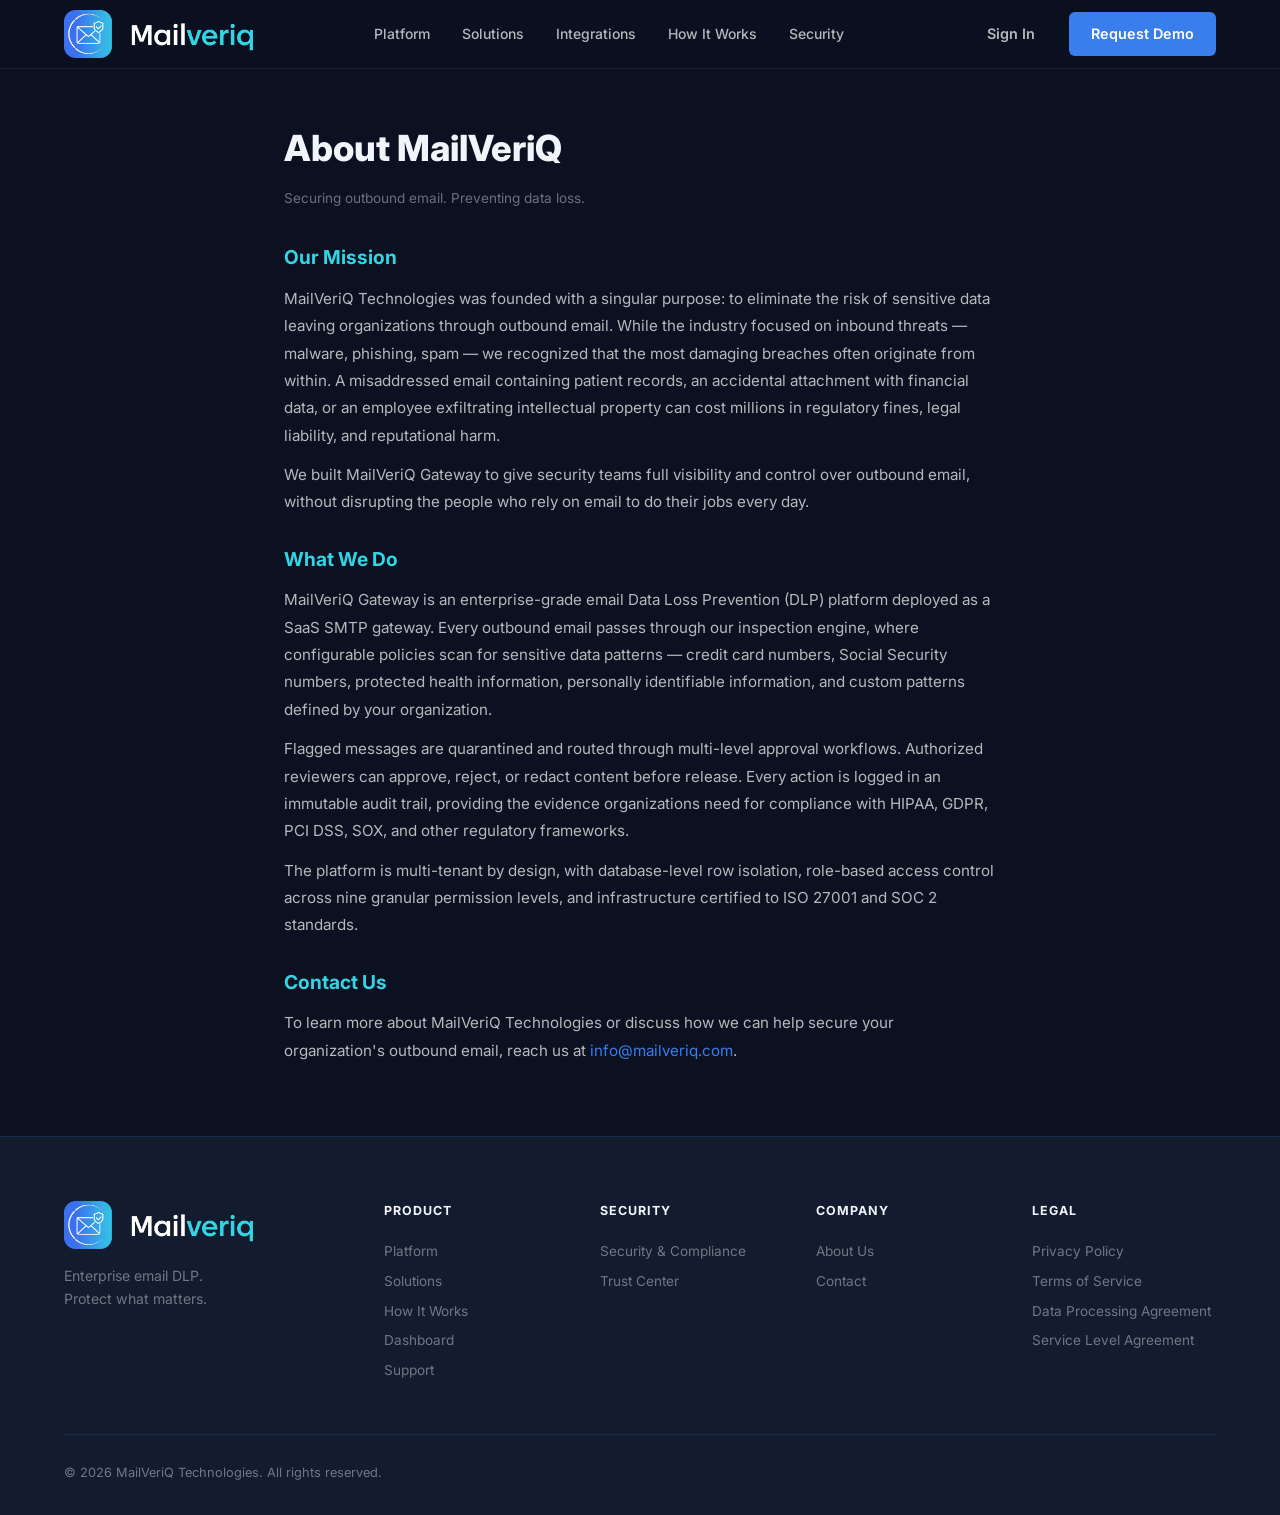
<file: about.html>
<!DOCTYPE html>
<html lang="en">
<head>
  <meta charset="UTF-8">
  <meta name="viewport" content="width=device-width, initial-scale=1.0">
  <meta name="description" content="About MailVeriQ — Enterprise email DLP gateway built to prevent outbound data loss.">
  <title>About Us — MailVeriQ</title>
  <link rel="icon" type="image/svg+xml" href="./assets/images/favicon.svg">
  <link rel="preconnect" href="https://fonts.googleapis.com">
  <link rel="preconnect" href="https://fonts.gstatic.com" crossorigin>
  <link href="https://fonts.googleapis.com/css2?family=Inter:wght@300;400;500;600;700;800&display=swap" rel="stylesheet">
  <link rel="stylesheet" href="./assets/css/styles.css">
  <style>
    .inner-page { padding: 120px 0 60px; }
    .inner-page h1 { font-size: 2.25rem; font-weight: 800; color: var(--text); margin-bottom: 8px; }
    .inner-page .updated { color: var(--text-muted); font-size: 0.85rem; margin-bottom: 32px; }
    .inner-page h2 { font-size: 1.2rem; font-weight: 700; color: var(--cyan, var(--blue)); margin: 28px 0 12px; }
    .inner-page p, .inner-page li { color: var(--text-secondary); font-size: 0.95rem; line-height: 1.8; margin-bottom: 12px; }
    .inner-page ul { padding-left: 24px; list-style: disc; }
    .inner-page a { color: var(--blue); }
    .inner-content { max-width: 760px; }
  </style>
</head>
<body>
  <nav class="navbar scrolled" id="navbar">
    <div class="container navbar-inner">
      <a href="./index.html" class="logo">
        <img src="./assets/images/logo.png" alt="MailVeriQ" class="logo-img">
      </a>
      <div class="nav-links" id="nav-links">
        <a href="./index.html#platform" class="nav-link">Platform</a>
        <a href="./index.html#solutions" class="nav-link">Solutions</a>
        <a href="./index.html#integrations" class="nav-link">Integrations</a>
        <a href="./index.html#how-it-works" class="nav-link">How It Works</a>
        <a href="./index.html#security" class="nav-link">Security</a>
      </div>
      <div class="nav-actions">
        <a href="https://app.mailveriq.com" class="btn btn-ghost" target="_blank">Sign In</a>
        <a href="./index.html#contact" class="btn btn-primary">Request Demo</a>
        <button class="mobile-toggle" id="mobile-toggle" aria-label="Toggle menu">
          <span></span><span></span><span></span>
        </button>
      </div>
    </div>
  </nav>

  <section class="inner-page">
    <div class="container inner-content">
      <h1>About MailVeriQ</h1>
      <p class="updated">Securing outbound email. Preventing data loss.</p>

      <h2>Our Mission</h2>
      <p>MailVeriQ Technologies was founded with a singular purpose: to eliminate the risk of sensitive data leaving organizations through outbound email. While the industry focused on inbound threats — malware, phishing, spam — we recognized that the most damaging breaches often originate from within. A misaddressed email containing patient records, an accidental attachment with financial data, or an employee exfiltrating intellectual property can cost millions in regulatory fines, legal liability, and reputational harm.</p>
      <p>We built MailVeriQ Gateway to give security teams full visibility and control over outbound email, without disrupting the people who rely on email to do their jobs every day.</p>

      <h2>What We Do</h2>
      <p>MailVeriQ Gateway is an enterprise-grade email Data Loss Prevention (DLP) platform deployed as a SaaS SMTP gateway. Every outbound email passes through our inspection engine, where configurable policies scan for sensitive data patterns — credit card numbers, Social Security numbers, protected health information, personally identifiable information, and custom patterns defined by your organization.</p>
      <p>Flagged messages are quarantined and routed through multi-level approval workflows. Authorized reviewers can approve, reject, or redact content before release. Every action is logged in an immutable audit trail, providing the evidence organizations need for compliance with HIPAA, GDPR, PCI DSS, SOX, and other regulatory frameworks.</p>
      <p>The platform is multi-tenant by design, with database-level row isolation, role-based access control across nine granular permission levels, and infrastructure certified to ISO 27001 and SOC 2 standards.</p>

      <h2>Contact Us</h2>
      <p>To learn more about MailVeriQ Technologies or discuss how we can help secure your organization's outbound email, reach us at <a href="mailto:info@mailveriq.com">info@mailveriq.com</a>.</p>
    </div>
  </section>

  <footer class="footer">
    <div class="container">
      <div class="footer-top">
        <div class="footer-brand">
          <a href="./index.html" class="logo">
            <img src="./assets/images/logo.png" alt="MailVeriQ" class="logo-img">
          </a>
          <p class="footer-tagline">Enterprise email DLP.<br>Protect what matters.</p>
        </div>
        <div class="footer-links">
          <div class="footer-col">
            <h4>Product</h4>
            <a href="./index.html#platform">Platform</a>
            <a href="./index.html#solutions">Solutions</a>
            <a href="./index.html#how-it-works">How It Works</a>
            <a href="./dashboard.html">Dashboard</a>
            <a href="./support.html">Support</a>
          </div>
          <div class="footer-col">
            <h4>Security</h4>
            <a href="./index.html#security">Security &amp; Compliance</a>
            <a href="./trust.html">Trust Center</a>
          </div>
          <div class="footer-col">
            <h4>Company</h4>
            <a href="./about.html">About Us</a>
            <a href="./index.html#contact">Contact</a>
          </div>
          <div class="footer-col">
            <h4>Legal</h4>
            <a href="./privacy.html">Privacy Policy</a>
            <a href="./terms.html">Terms of Service</a>
            <a href="./dpa.html">Data Processing Agreement</a>
            <a href="./sla.html">Service Level Agreement</a>
          </div>
        </div>
      </div>
      <div class="footer-bottom">
        <p>&copy; 2026 MailVeriQ Technologies. All rights reserved.</p>
      </div>
    </div>
  </footer>
  <script src="./assets/js/main.js"></script>
</body>
</html>
</file>
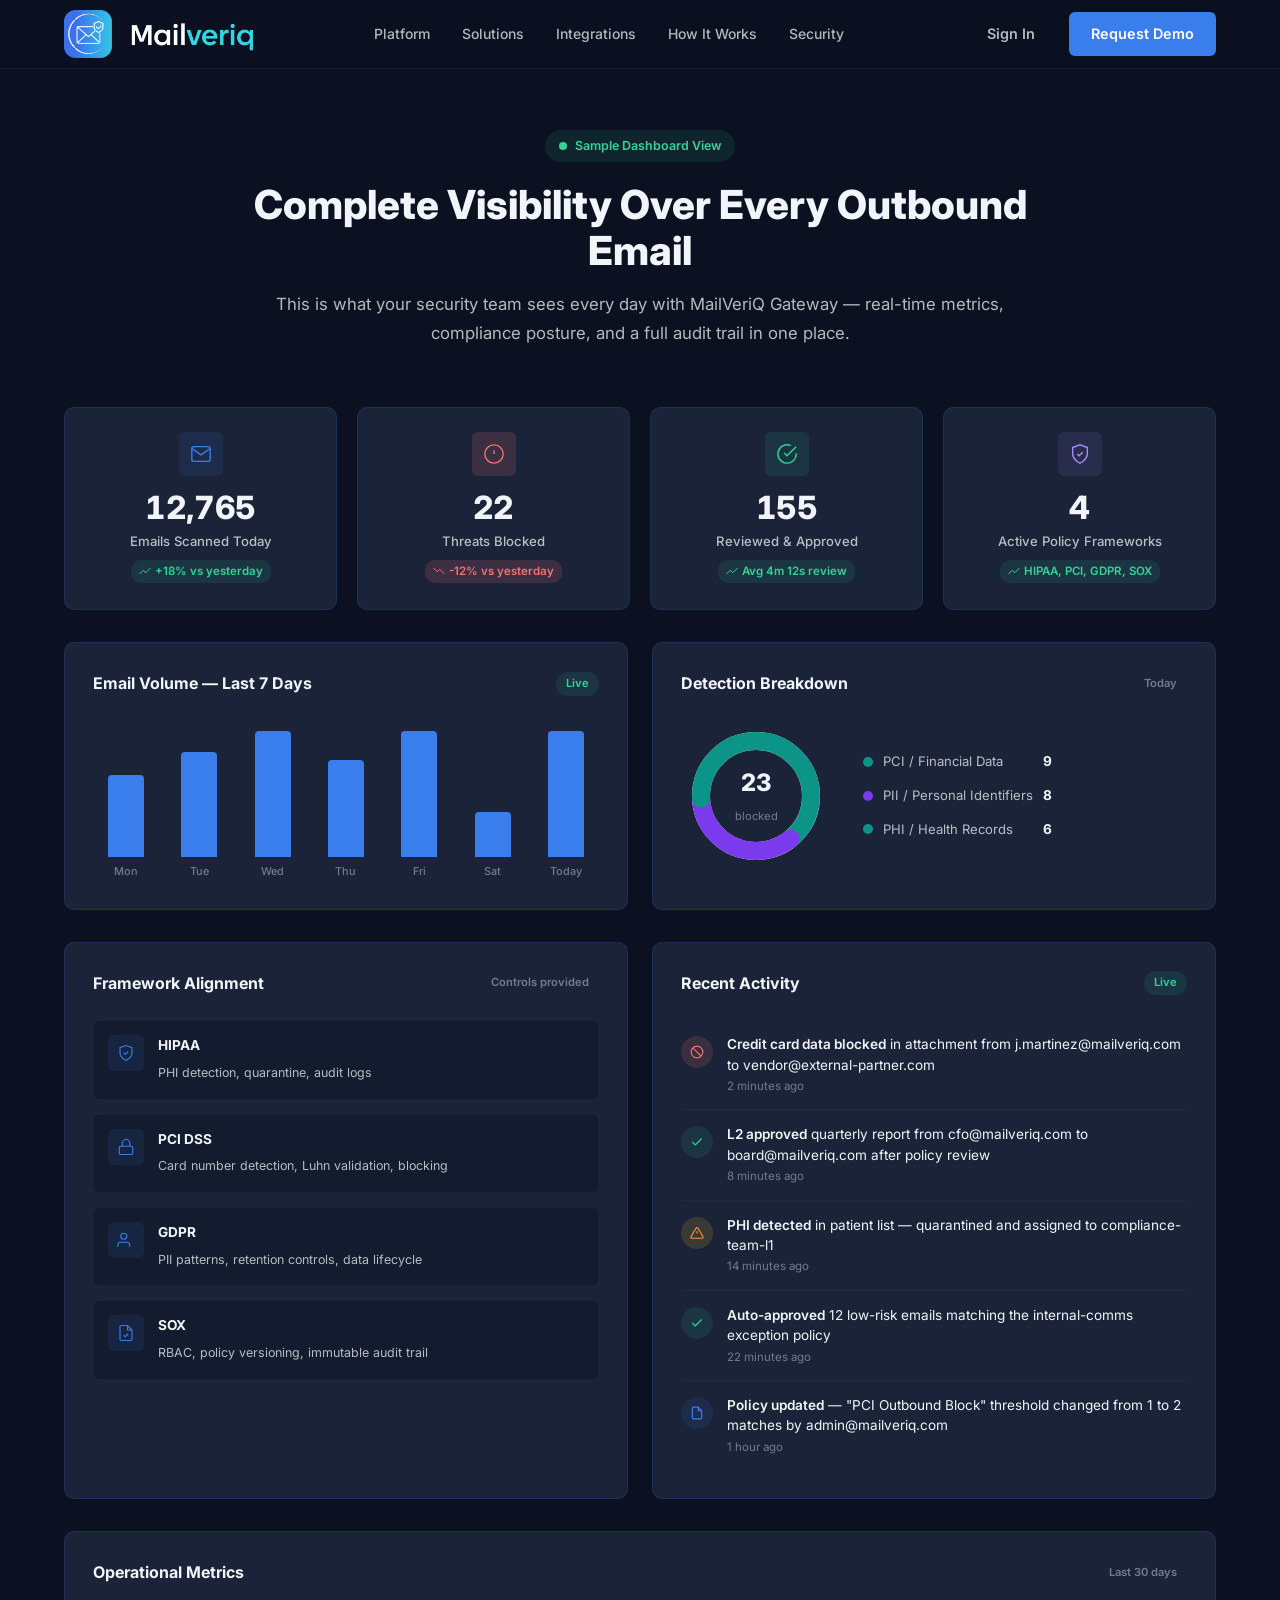
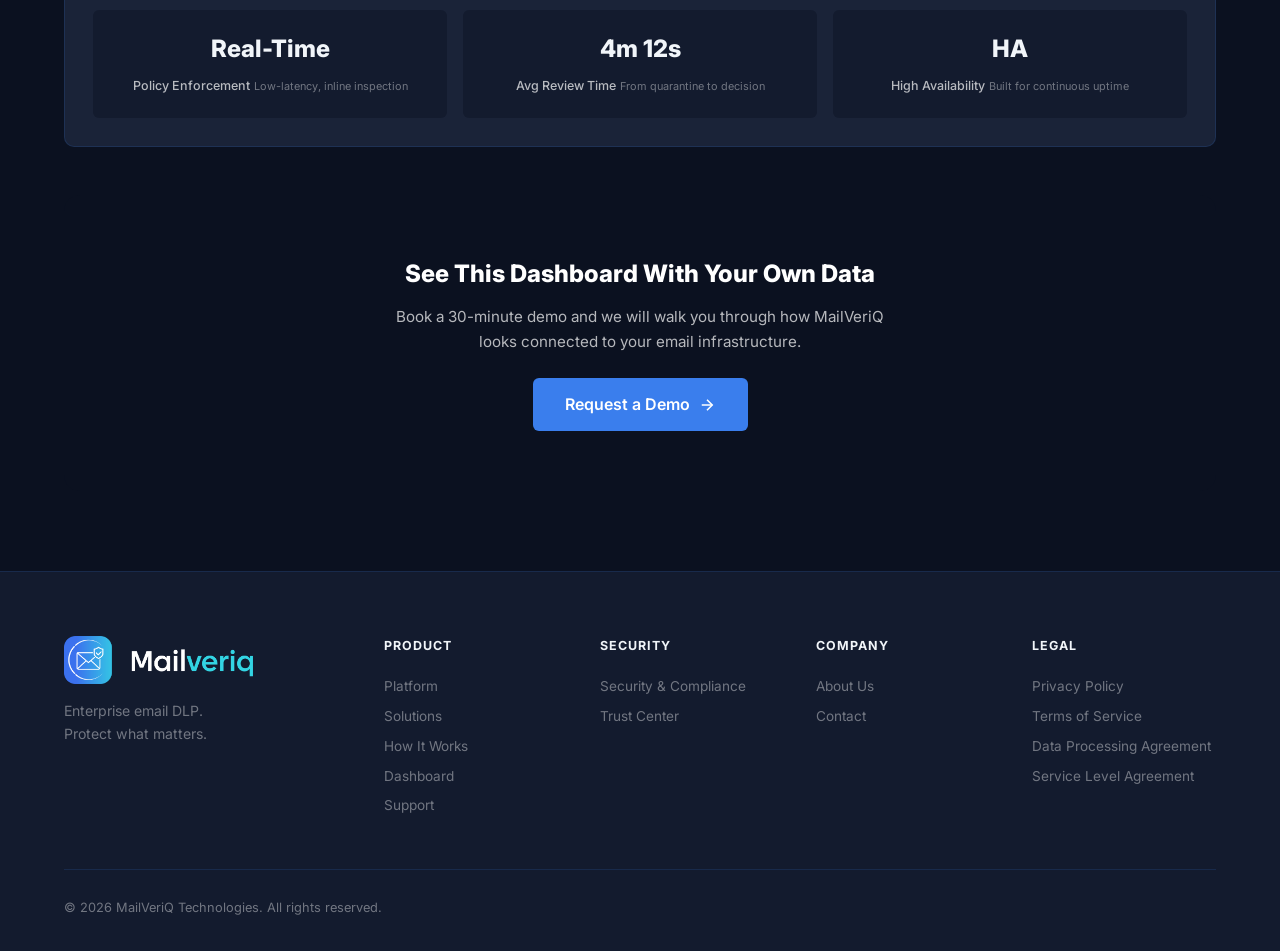
<file: dashboard.html>
<!DOCTYPE html>
<html lang="en">
<head>
  <meta charset="UTF-8">
  <meta name="viewport" content="width=device-width, initial-scale=1.0">
  <meta name="description" content="MailVeriQ Gateway Dashboard — Real-time visibility into email scanning, threat detection, compliance posture, and approval workflows.">
  <title>Dashboard Overview — MailVeriQ</title>
  <link rel="icon" type="image/svg+xml" href="./assets/images/favicon.svg">
  <link rel="preconnect" href="https://fonts.googleapis.com">
  <link rel="preconnect" href="https://fonts.gstatic.com" crossorigin>
  <link href="https://fonts.googleapis.com/css2?family=Inter:wght@300;400;500;600;700;800;900&display=swap" rel="stylesheet">
  <link rel="stylesheet" href="./assets/css/styles.css">
  <style>
    .dash-page { padding: 130px 0 80px; }

    /* Page header */
    .dash-page-header {
      text-align: center;
      max-width: 800px;
      margin: 0 auto 60px;
    }
    .dash-page-header h1 {
      font-size: clamp(1.75rem, 3.5vw, 2.5rem);
      font-weight: 800;
      color: var(--text);
      line-height: 1.15;
      margin-bottom: 16px;
    }
    .dash-page-header p {
      font-size: 1.05rem;
      color: var(--text-secondary);
      line-height: 1.7;
    }
    .dash-page-header .live-tag {
      display: inline-flex;
      align-items: center;
      gap: 8px;
      font-size: 0.78rem;
      font-weight: 600;
      color: var(--green);
      background: var(--green-pale);
      padding: 6px 14px;
      border-radius: 20px;
      margin-bottom: 20px;
    }
    .dash-page-header .pulse-dot {
      width: 8px; height: 8px; border-radius: 50%;
      background: var(--green);
      animation: pulse 2s ease-in-out infinite;
    }
    @keyframes pulse {
      0%, 100% { opacity: 1; box-shadow: 0 0 0 0 rgba(5,150,105,0.4); }
      50% { opacity: 0.7; box-shadow: 0 0 0 6px rgba(5,150,105,0); }
    }

    /* Top stats row */
    .top-stats {
      display: grid;
      grid-template-columns: repeat(4, 1fr);
      gap: 20px;
      margin-bottom: 32px;
    }
    .top-stat-card {
      background: var(--navy-surface);
      border: 1px solid var(--border);
      border-radius: var(--radius-md);
      padding: 24px;
      text-align: center;
      transition: box-shadow 0.2s ease, transform 0.2s ease;
    }
    .top-stat-card:hover {
      box-shadow: var(--shadow-md);
      transform: translateY(-2px);
    }
    .top-stat-icon {
      width: 44px; height: 44px;
      border-radius: var(--radius-sm);
      display: flex; align-items: center; justify-content: center;
      margin: 0 auto 14px;
    }
    .top-stat-icon svg { width: 22px; height: 22px; }
    .top-stat-icon.blue { background: var(--blue-pale); }
    .top-stat-icon.blue svg { stroke: var(--blue); }
    .top-stat-icon.green { background: var(--green-pale); }
    .top-stat-icon.green svg { stroke: var(--green); }
    .top-stat-icon.red { background: rgba(248,113,113,0.15); }
    .top-stat-icon.red svg { stroke: var(--red); }
    .top-stat-icon.purple { background: var(--purple-pale); }
    .top-stat-icon.purple svg { stroke: var(--purple); }
    .top-stat-number {
      display: block;
      font-size: 2rem;
      font-weight: 800;
      color: var(--text);
      letter-spacing: -0.02em;
      line-height: 1.1;
      font-variant-numeric: tabular-nums;
    }
    .top-stat-label {
      display: block;
      font-size: 0.82rem;
      color: var(--text-secondary);
      font-weight: 500;
      margin-top: 6px;
    }
    .top-stat-trend {
      display: inline-flex;
      align-items: center;
      gap: 4px;
      font-size: 0.72rem;
      font-weight: 600;
      margin-top: 8px;
      padding: 2px 8px;
      border-radius: 10px;
    }
    .top-stat-trend.up { background: var(--green-pale); color: var(--green); }
    .top-stat-trend.down { background: rgba(248,113,113,0.15); color: var(--red); }
    .top-stat-trend svg { width: 12px; height: 12px; }

    /* Panel grid */
    .panel-grid {
      display: grid;
      grid-template-columns: 1fr 1fr;
      gap: 24px;
      margin-bottom: 32px;
    }
    .panel-full { grid-column: 1 / -1; }

    .panel {
      background: var(--navy-surface);
      border: 1px solid var(--border);
      border-radius: var(--radius-md);
      padding: 28px;
    }
    .panel-header {
      display: flex;
      justify-content: space-between;
      align-items: center;
      margin-bottom: 24px;
    }
    .panel-title {
      font-size: 1rem;
      font-weight: 700;
      color: var(--text);
    }
    .panel-badge {
      font-size: 0.7rem;
      font-weight: 600;
      padding: 3px 10px;
      border-radius: 12px;
      background: var(--bg-muted);
      color: var(--text-muted);
    }
    .panel-badge.live { background: var(--green-pale); color: var(--green); }

    /* Bar chart */
    .bar-chart {
      display: flex;
      align-items: flex-end;
      gap: 8px;
      height: 160px;
      padding-top: 10px;
    }
    .bar-group {
      flex: 1;
      display: flex;
      flex-direction: column;
      align-items: center;
      gap: 6px;
      height: 100%;
      justify-content: flex-end;
    }
    .bar {
      width: 100%;
      max-width: 36px;
      border-radius: 4px 4px 0 0;
      transition: height 1.2s ease-out;
      position: relative;
    }
    .bar.blue { background: var(--blue); }
    .bar.blue-light { background: var(--blue-pale); border: 1px solid var(--blue); border-bottom: none; }
    .bar.red { background: rgba(248,113,113,0.15); border: 1px solid var(--red); border-bottom: none; }
    .bar.green { background: var(--green-pale); border: 1px solid var(--green); border-bottom: none; }
    .bar-label {
      font-size: 0.68rem;
      color: var(--text-muted);
      font-weight: 500;
    }

    /* Donut chart */
    .donut-layout {
      display: flex;
      align-items: center;
      gap: 32px;
    }
    .donut-chart {
      position: relative;
      width: 150px;
      height: 150px;
      flex-shrink: 0;
    }
    .donut-chart svg { width: 150px; height: 150px; }
    .donut-center {
      position: absolute;
      top: 50%;
      left: 50%;
      transform: translate(-50%, -50%);
      text-align: center;
    }
    .donut-center-number {
      display: block;
      font-size: 1.5rem;
      font-weight: 800;
      color: var(--text);
    }
    .donut-center-label {
      font-size: 0.7rem;
      color: var(--text-muted);
    }
    .donut-legend {
      display: flex;
      flex-direction: column;
      gap: 12px;
    }
    .legend-item {
      display: flex;
      align-items: center;
      gap: 10px;
    }
    .legend-dot {
      width: 10px; height: 10px; border-radius: 50%; flex-shrink: 0;
    }
    .legend-label { font-size: 0.82rem; color: var(--text-secondary); flex: 1; }
    .legend-value { font-size: 0.85rem; font-weight: 700; color: var(--text); }

    /* Compliance panel */
    .alignment-grid {
      display: flex;
      flex-direction: column;
      gap: 14px;
    }
    .alignment-item {
      display: flex;
      align-items: flex-start;
      gap: 14px;
      padding: 14px;
      border-radius: var(--radius-sm);
      background: var(--bg-subtle);
      border: 1px solid var(--border-light);
    }
    .alignment-icon {
      width: 36px; height: 36px;
      background: var(--blue-pale);
      border-radius: var(--radius-sm);
      display: flex; align-items: center; justify-content: center;
      flex-shrink: 0;
    }
    .alignment-icon svg { width: 18px; height: 18px; stroke: var(--blue); }
    .alignment-item strong {
      display: block;
      font-size: 0.85rem; font-weight: 700; color: var(--text);
      margin-bottom: 2px;
    }
    .alignment-item span {
      font-size: 0.78rem; color: var(--text-secondary); line-height: 1.4;
    }

    /* Activity feed */
    .activity-feed { display: flex; flex-direction: column; gap: 0; }
    .activity-item {
      display: flex;
      align-items: flex-start;
      gap: 14px;
      padding: 14px 0;
      border-bottom: 1px solid var(--border-light);
    }
    .activity-item:last-child { border-bottom: none; }
    .activity-dot {
      width: 32px; height: 32px;
      border-radius: 50%;
      display: flex; align-items: center; justify-content: center;
      flex-shrink: 0;
      margin-top: 2px;
    }
    .activity-dot svg { width: 14px; height: 14px; }
    .activity-dot.blocked { background: rgba(248,113,113,0.15); }
    .activity-dot.blocked svg { stroke: var(--red); }
    .activity-dot.approved { background: var(--green-pale); }
    .activity-dot.approved svg { stroke: var(--green); }
    .activity-dot.flagged { background: rgba(251,191,36,0.15); }
    .activity-dot.flagged svg { stroke: var(--orange); }
    .activity-dot.policy { background: var(--blue-pale); }
    .activity-dot.policy svg { stroke: var(--blue); }
    .activity-body { flex: 1; }
    .activity-text {
      font-size: 0.85rem; color: var(--text); line-height: 1.5;
    }
    .activity-text strong { font-weight: 600; color: var(--text); }
    .activity-time {
      font-size: 0.72rem; color: var(--text-muted); margin-top: 2px;
    }

    /* Response time panel */
    .response-grid {
      display: grid;
      grid-template-columns: repeat(3, 1fr);
      gap: 16px;
    }
    .response-item {
      text-align: center;
      padding: 20px;
      background: var(--bg-subtle);
      border-radius: var(--radius-sm);
    }
    .response-number {
      display: block;
      font-size: 1.5rem;
      font-weight: 800;
      color: var(--text);
      margin-bottom: 4px;
    }
    .response-label {
      font-size: 0.78rem;
      color: var(--text-secondary);
      font-weight: 500;
    }
    .response-sub {
      font-size: 0.68rem;
      color: var(--text-muted);
      margin-top: 4px;
    }

    /* CTA */
    .dash-cta {
      text-align: center;
      padding: 60px 40px;
      background: var(--navy);
      border-radius: var(--radius-lg);
      margin-top: 48px;
    }
    .dash-cta h2 {
      font-size: 1.5rem;
      font-weight: 800;
      color: white;
      margin-bottom: 12px;
    }
    .dash-cta p {
      color: rgba(255,255,255,0.7);
      font-size: 0.95rem;
      margin-bottom: 24px;
      max-width: 500px;
      margin-left: auto;
      margin-right: auto;
    }

    /* Responsive */
    @media (max-width: 1024px) {
      .top-stats { grid-template-columns: repeat(2, 1fr); }
      .panel-grid { grid-template-columns: 1fr; }
      /* alignment grid is already single column */
    }
    @media (max-width: 768px) {
      .donut-layout { flex-direction: column; }
      .response-grid { grid-template-columns: 1fr; }
    }
    @media (max-width: 480px) {
      .top-stats { grid-template-columns: 1fr; }
      .compliance-grid { grid-template-columns: 1fr; }
      .bar-chart { height: 120px; }
    }
  </style>
</head>
<body>
  <nav class="navbar scrolled" id="navbar">
    <div class="container navbar-inner">
      <a href="./index.html" class="logo">
        <img src="./assets/images/logo.png" alt="MailVeriQ" class="logo-img">
      </a>
      <div class="nav-links" id="nav-links">
        <a href="./index.html#platform" class="nav-link">Platform</a>
        <a href="./index.html#solutions" class="nav-link">Solutions</a>
        <a href="./index.html#integrations" class="nav-link">Integrations</a>
        <a href="./index.html#how-it-works" class="nav-link">How It Works</a>
        <a href="./index.html#security" class="nav-link">Security</a>
      </div>
      <div class="nav-actions">
        <a href="https://app.mailveriq.com" class="btn btn-ghost" target="_blank">Sign In</a>
        <a href="./index.html#contact" class="btn btn-primary">Request Demo</a>
        <button class="mobile-toggle" id="mobile-toggle" aria-label="Toggle menu">
          <span></span><span></span><span></span>
        </button>
      </div>
    </div>
  </nav>

  <section class="dash-page">
    <div class="container">

      <!-- Page Header -->
      <div class="dash-page-header">
        <div class="live-tag"><span class="pulse-dot"></span> Sample Dashboard View</div>
        <h1>Complete Visibility Over Every Outbound Email</h1>
        <p>This is what your security team sees every day with MailVeriQ Gateway — real-time metrics, compliance posture, and a full audit trail in one place.</p>
      </div>

      <!-- Top Stats -->
      <div class="top-stats">
        <div class="top-stat-card">
          <div class="top-stat-icon blue">
            <svg viewBox="0 0 24 24" fill="none" stroke="currentColor" stroke-width="1.5"><path d="M4 4h16c1.1 0 2 .9 2 2v12c0 1.1-.9 2-2 2H4c-1.1 0-2-.9-2-2V6c0-1.1.9-2 2-2z"/><polyline points="22,6 12,13 2,6"/></svg>
          </div>
          <span class="top-stat-number" data-target="12847">0</span>
          <span class="top-stat-label">Emails Scanned Today</span>
          <span class="top-stat-trend up">
            <svg viewBox="0 0 24 24" fill="none" stroke="currentColor" stroke-width="2"><polyline points="23 6 13.5 15.5 8.5 10.5 1 18"/></svg>
            +18% vs yesterday
          </span>
        </div>
        <div class="top-stat-card">
          <div class="top-stat-icon red">
            <svg viewBox="0 0 24 24" fill="none" stroke="currentColor" stroke-width="1.5"><circle cx="12" cy="12" r="10"/><line x1="12" y1="8" x2="12" y2="12"/><line x1="12" y1="16" x2="12.01" y2="16"/></svg>
          </div>
          <span class="top-stat-number" data-target="23">0</span>
          <span class="top-stat-label">Threats Blocked</span>
          <span class="top-stat-trend down">
            <svg viewBox="0 0 24 24" fill="none" stroke="currentColor" stroke-width="2"><polyline points="23 18 13.5 8.5 8.5 13.5 1 6"/></svg>
            -12% vs yesterday
          </span>
        </div>
        <div class="top-stat-card">
          <div class="top-stat-icon green">
            <svg viewBox="0 0 24 24" fill="none" stroke="currentColor" stroke-width="1.5"><path d="M22 11.08V12a10 10 0 11-5.93-9.14"/><polyline points="22 4 12 14.01 9 11.01"/></svg>
          </div>
          <span class="top-stat-number" data-target="156">0</span>
          <span class="top-stat-label">Reviewed &amp; Approved</span>
          <span class="top-stat-trend up">
            <svg viewBox="0 0 24 24" fill="none" stroke="currentColor" stroke-width="2"><polyline points="23 6 13.5 15.5 8.5 10.5 1 18"/></svg>
            Avg 4m 12s review
          </span>
        </div>
        <div class="top-stat-card">
          <div class="top-stat-icon purple">
            <svg viewBox="0 0 24 24" fill="none" stroke="currentColor" stroke-width="1.5"><path d="M12 22s8-4 8-10V5l-8-3-8 3v7c0 6 8 10 8 10z"/><path d="M9 12l2 2 4-4"/></svg>
          </div>
          <span class="top-stat-number">4</span>
          <span class="top-stat-label">Active Policy Frameworks</span>
          <span class="top-stat-trend up">
            <svg viewBox="0 0 24 24" fill="none" stroke="currentColor" stroke-width="2"><polyline points="23 6 13.5 15.5 8.5 10.5 1 18"/></svg>
            HIPAA, PCI, GDPR, SOX
          </span>
        </div>
      </div>

      <!-- Row 1: Volume chart + Detection breakdown -->
      <div class="panel-grid">
        <div class="panel">
          <div class="panel-header">
            <span class="panel-title">Email Volume — Last 7 Days</span>
            <span class="panel-badge live">Live</span>
          </div>
          <div class="bar-chart">
            <div class="bar-group">
              <div class="bar blue" style="height: 55%"></div>
              <span class="bar-label">Mon</span>
            </div>
            <div class="bar-group">
              <div class="bar blue" style="height: 70%"></div>
              <span class="bar-label">Tue</span>
            </div>
            <div class="bar-group">
              <div class="bar blue" style="height: 85%"></div>
              <span class="bar-label">Wed</span>
            </div>
            <div class="bar-group">
              <div class="bar blue" style="height: 65%"></div>
              <span class="bar-label">Thu</span>
            </div>
            <div class="bar-group">
              <div class="bar blue" style="height: 90%"></div>
              <span class="bar-label">Fri</span>
            </div>
            <div class="bar-group">
              <div class="bar blue" style="height: 30%"></div>
              <span class="bar-label">Sat</span>
            </div>
            <div class="bar-group">
              <div class="bar blue" style="height: 100%"></div>
              <span class="bar-label">Today</span>
            </div>
          </div>
        </div>

        <div class="panel">
          <div class="panel-header">
            <span class="panel-title">Detection Breakdown</span>
            <span class="panel-badge">Today</span>
          </div>
          <div class="donut-layout">
            <div class="donut-chart">
              <svg viewBox="0 0 150 150">
                <circle cx="75" cy="75" r="55" fill="none" stroke="#E2E8F0" stroke-width="18"/>
                <!-- PCI: 39% = 135.1 of 345.6 -->
                <circle cx="75" cy="75" r="55" fill="none" stroke="#0D9488" stroke-width="18" stroke-linecap="round"
                  stroke-dasharray="135.1 210.5" stroke-dashoffset="0" transform="rotate(-90 75 75)"/>
                <!-- PII: 35% = 121 -->
                <circle cx="75" cy="75" r="55" fill="none" stroke="#7C3AED" stroke-width="18" stroke-linecap="round"
                  stroke-dasharray="121 224.6" stroke-dashoffset="-135.1" transform="rotate(-90 75 75)"/>
                <!-- PHI: 26% = 89.9 -->
                <circle cx="75" cy="75" r="55" fill="none" stroke="#0D9488" stroke-width="18" stroke-linecap="round"
                  stroke-dasharray="89.9 255.7" stroke-dashoffset="-256.1" transform="rotate(-90 75 75)"/>
              </svg>
              <div class="donut-center">
                <span class="donut-center-number">23</span>
                <span class="donut-center-label">blocked</span>
              </div>
            </div>
            <div class="donut-legend">
              <div class="legend-item">
                <span class="legend-dot" style="background: #0D9488"></span>
                <span class="legend-label">PCI / Financial Data</span>
                <span class="legend-value">9</span>
              </div>
              <div class="legend-item">
                <span class="legend-dot" style="background: #7C3AED"></span>
                <span class="legend-label">PII / Personal Identifiers</span>
                <span class="legend-value">8</span>
              </div>
              <div class="legend-item">
                <span class="legend-dot" style="background: #0D9488"></span>
                <span class="legend-label">PHI / Health Records</span>
                <span class="legend-value">6</span>
              </div>
            </div>
          </div>
        </div>
      </div>

      <!-- Row 2: Compliance posture + Activity feed -->
      <div class="panel-grid">
        <div class="panel">
          <div class="panel-header">
            <span class="panel-title">Framework Alignment</span>
            <span class="panel-badge">Controls provided</span>
          </div>
          <div class="alignment-grid">
            <div class="alignment-item">
              <div class="alignment-icon">
                <svg viewBox="0 0 24 24" fill="none" stroke="currentColor" stroke-width="1.5"><path d="M12 22s8-4 8-10V5l-8-3-8 3v7c0 6 8 10 8 10z"/><path d="M9 12l2 2 4-4"/></svg>
              </div>
              <div>
                <strong>HIPAA</strong>
                <span>PHI detection, quarantine, audit logs</span>
              </div>
            </div>
            <div class="alignment-item">
              <div class="alignment-icon">
                <svg viewBox="0 0 24 24" fill="none" stroke="currentColor" stroke-width="1.5"><rect x="3" y="11" width="18" height="11" rx="2"/><path d="M7 11V7a5 5 0 0110 0v4"/></svg>
              </div>
              <div>
                <strong>PCI DSS</strong>
                <span>Card number detection, Luhn validation, blocking</span>
              </div>
            </div>
            <div class="alignment-item">
              <div class="alignment-icon">
                <svg viewBox="0 0 24 24" fill="none" stroke="currentColor" stroke-width="1.5"><path d="M17 21v-2a4 4 0 00-4-4H5a4 4 0 00-4 4v2"/><circle cx="9" cy="7" r="4"/></svg>
              </div>
              <div>
                <strong>GDPR</strong>
                <span>PII patterns, retention controls, data lifecycle</span>
              </div>
            </div>
            <div class="alignment-item">
              <div class="alignment-icon">
                <svg viewBox="0 0 24 24" fill="none" stroke="currentColor" stroke-width="1.5"><path d="M14 2H6a2 2 0 00-2 2v16a2 2 0 002 2h12a2 2 0 002-2V8z"/><polyline points="14 2 14 8 20 8"/><path d="M9 15l2 2 4-4"/></svg>
              </div>
              <div>
                <strong>SOX</strong>
                <span>RBAC, policy versioning, immutable audit trail</span>
              </div>
            </div>
          </div>
        </div>

        <div class="panel">
          <div class="panel-header">
            <span class="panel-title">Recent Activity</span>
            <span class="panel-badge live">Live</span>
          </div>
          <div class="activity-feed">
            <div class="activity-item">
              <div class="activity-dot blocked">
                <svg viewBox="0 0 24 24" fill="none" stroke="currentColor" stroke-width="2"><circle cx="12" cy="12" r="10"/><line x1="4.93" y1="4.93" x2="19.07" y2="19.07"/></svg>
              </div>
              <div class="activity-body">
                <div class="activity-text"><strong>Credit card data blocked</strong> in attachment from j.martinez@mailveriq.com to vendor@external-partner.com</div>
                <div class="activity-time">2 minutes ago</div>
              </div>
            </div>
            <div class="activity-item">
              <div class="activity-dot approved">
                <svg viewBox="0 0 24 24" fill="none" stroke="currentColor" stroke-width="2"><polyline points="20 6 9 17 4 12"/></svg>
              </div>
              <div class="activity-body">
                <div class="activity-text"><strong>L2 approved</strong> quarterly report from cfo@mailveriq.com to board@mailveriq.com after policy review</div>
                <div class="activity-time">8 minutes ago</div>
              </div>
            </div>
            <div class="activity-item">
              <div class="activity-dot flagged">
                <svg viewBox="0 0 24 24" fill="none" stroke="currentColor" stroke-width="2"><path d="M10.29 3.86L1.82 18a2 2 0 001.71 3h16.94a2 2 0 001.71-3L13.71 3.86a2 2 0 00-3.42 0z"/><line x1="12" y1="9" x2="12" y2="13"/><line x1="12" y1="17" x2="12.01" y2="17"/></svg>
              </div>
              <div class="activity-body">
                <div class="activity-text"><strong>PHI detected</strong> in patient list — quarantined and assigned to compliance-team-l1</div>
                <div class="activity-time">14 minutes ago</div>
              </div>
            </div>
            <div class="activity-item">
              <div class="activity-dot approved">
                <svg viewBox="0 0 24 24" fill="none" stroke="currentColor" stroke-width="2"><polyline points="20 6 9 17 4 12"/></svg>
              </div>
              <div class="activity-body">
                <div class="activity-text"><strong>Auto-approved</strong> 12 low-risk emails matching the internal-comms exception policy</div>
                <div class="activity-time">22 minutes ago</div>
              </div>
            </div>
            <div class="activity-item">
              <div class="activity-dot policy">
                <svg viewBox="0 0 24 24" fill="none" stroke="currentColor" stroke-width="2"><path d="M14 2H6a2 2 0 00-2 2v16a2 2 0 002 2h12a2 2 0 002-2V8z"/><polyline points="14 2 14 8 20 8"/></svg>
              </div>
              <div class="activity-body">
                <div class="activity-text"><strong>Policy updated</strong> — "PCI Outbound Block" threshold changed from 1 to 2 matches by admin@mailveriq.com</div>
                <div class="activity-time">1 hour ago</div>
              </div>
            </div>
          </div>
        </div>
      </div>

      <!-- Row 3: Response times -->
      <div class="panel-grid">
        <div class="panel panel-full">
          <div class="panel-header">
            <span class="panel-title">Operational Metrics</span>
            <span class="panel-badge">Last 30 days</span>
          </div>
          <div class="response-grid">
            <div class="response-item">
              <span class="response-number">Real-Time</span>
              <span class="response-label">Policy Enforcement</span>
              <span class="response-sub">Low-latency, inline inspection</span>
            </div>
            <div class="response-item">
              <span class="response-number">4m 12s</span>
              <span class="response-label">Avg Review Time</span>
              <span class="response-sub">From quarantine to decision</span>
            </div>
            <div class="response-item">
              <span class="response-number">HA</span>
              <span class="response-label">High Availability</span>
              <span class="response-sub">Built for continuous uptime</span>
            </div>
          </div>
        </div>
      </div>

      <!-- CTA -->
      <div class="dash-cta">
        <h2>See This Dashboard With Your Own Data</h2>
        <p>Book a 30-minute demo and we will walk you through how MailVeriQ looks connected to your email infrastructure.</p>
        <a href="./index.html#contact" class="btn btn-primary btn-lg">
          Request a Demo
          <svg width="18" height="18" viewBox="0 0 24 24" fill="none" stroke="currentColor" stroke-width="2"><line x1="5" y1="12" x2="19" y2="12"/><polyline points="12 5 19 12 12 19"/></svg>
        </a>
      </div>

    </div>
  </section>

  <footer class="footer">
    <div class="container">
      <div class="footer-top">
        <div class="footer-brand">
          <a href="./index.html" class="logo">
            <img src="./assets/images/logo.png" alt="MailVeriQ" class="logo-img">
          </a>
          <p class="footer-tagline">Enterprise email DLP.<br>Protect what matters.</p>
        </div>
        <div class="footer-links">
          <div class="footer-col">
            <h4>Product</h4>
            <a href="./index.html#platform">Platform</a>
            <a href="./index.html#solutions">Solutions</a>
            <a href="./index.html#how-it-works">How It Works</a>
            <a href="./dashboard.html">Dashboard</a>
            <a href="./support.html">Support</a>
          </div>
          <div class="footer-col">
            <h4>Security</h4>
            <a href="./index.html#security">Security &amp; Compliance</a>
            <a href="./trust.html">Trust Center</a>
          </div>
          <div class="footer-col">
            <h4>Company</h4>
            <a href="./about.html">About Us</a>
            <a href="./index.html#contact">Contact</a>
          </div>
          <div class="footer-col">
            <h4>Legal</h4>
            <a href="./privacy.html">Privacy Policy</a>
            <a href="./terms.html">Terms of Service</a>
            <a href="./dpa.html">Data Processing Agreement</a>
            <a href="./sla.html">Service Level Agreement</a>
          </div>
        </div>
      </div>
      <div class="footer-bottom">
        <p>&copy; 2026 MailVeriQ Technologies. All rights reserved.</p>
      </div>
    </div>
  </footer>

  <script>
  (function() {
    // Counter animation
    var counters = document.querySelectorAll('[data-target]');
    var observer = new IntersectionObserver(function(entries) {
      entries.forEach(function(entry) {
        if (entry.isIntersecting) {
          var el = entry.target;
          var target = parseInt(el.getAttribute('data-target'), 10);
          var duration = 1800;
          var startTime = null;
          function step(ts) {
            if (!startTime) startTime = ts;
            var progress = Math.min((ts - startTime) / duration, 1);
            var eased = 1 - Math.pow(1 - progress, 3);
            el.textContent = Math.floor(eased * target).toLocaleString();
            if (progress < 1) requestAnimationFrame(step);
            else el.textContent = target.toLocaleString();
          }
          requestAnimationFrame(step);
          observer.unobserve(el);
        }
      });
    }, { threshold: 0.3 });
    counters.forEach(function(c) { observer.observe(c); });
  })();
  </script>
  <script src="./assets/js/main.js"></script>
</body>
</html>
</file>
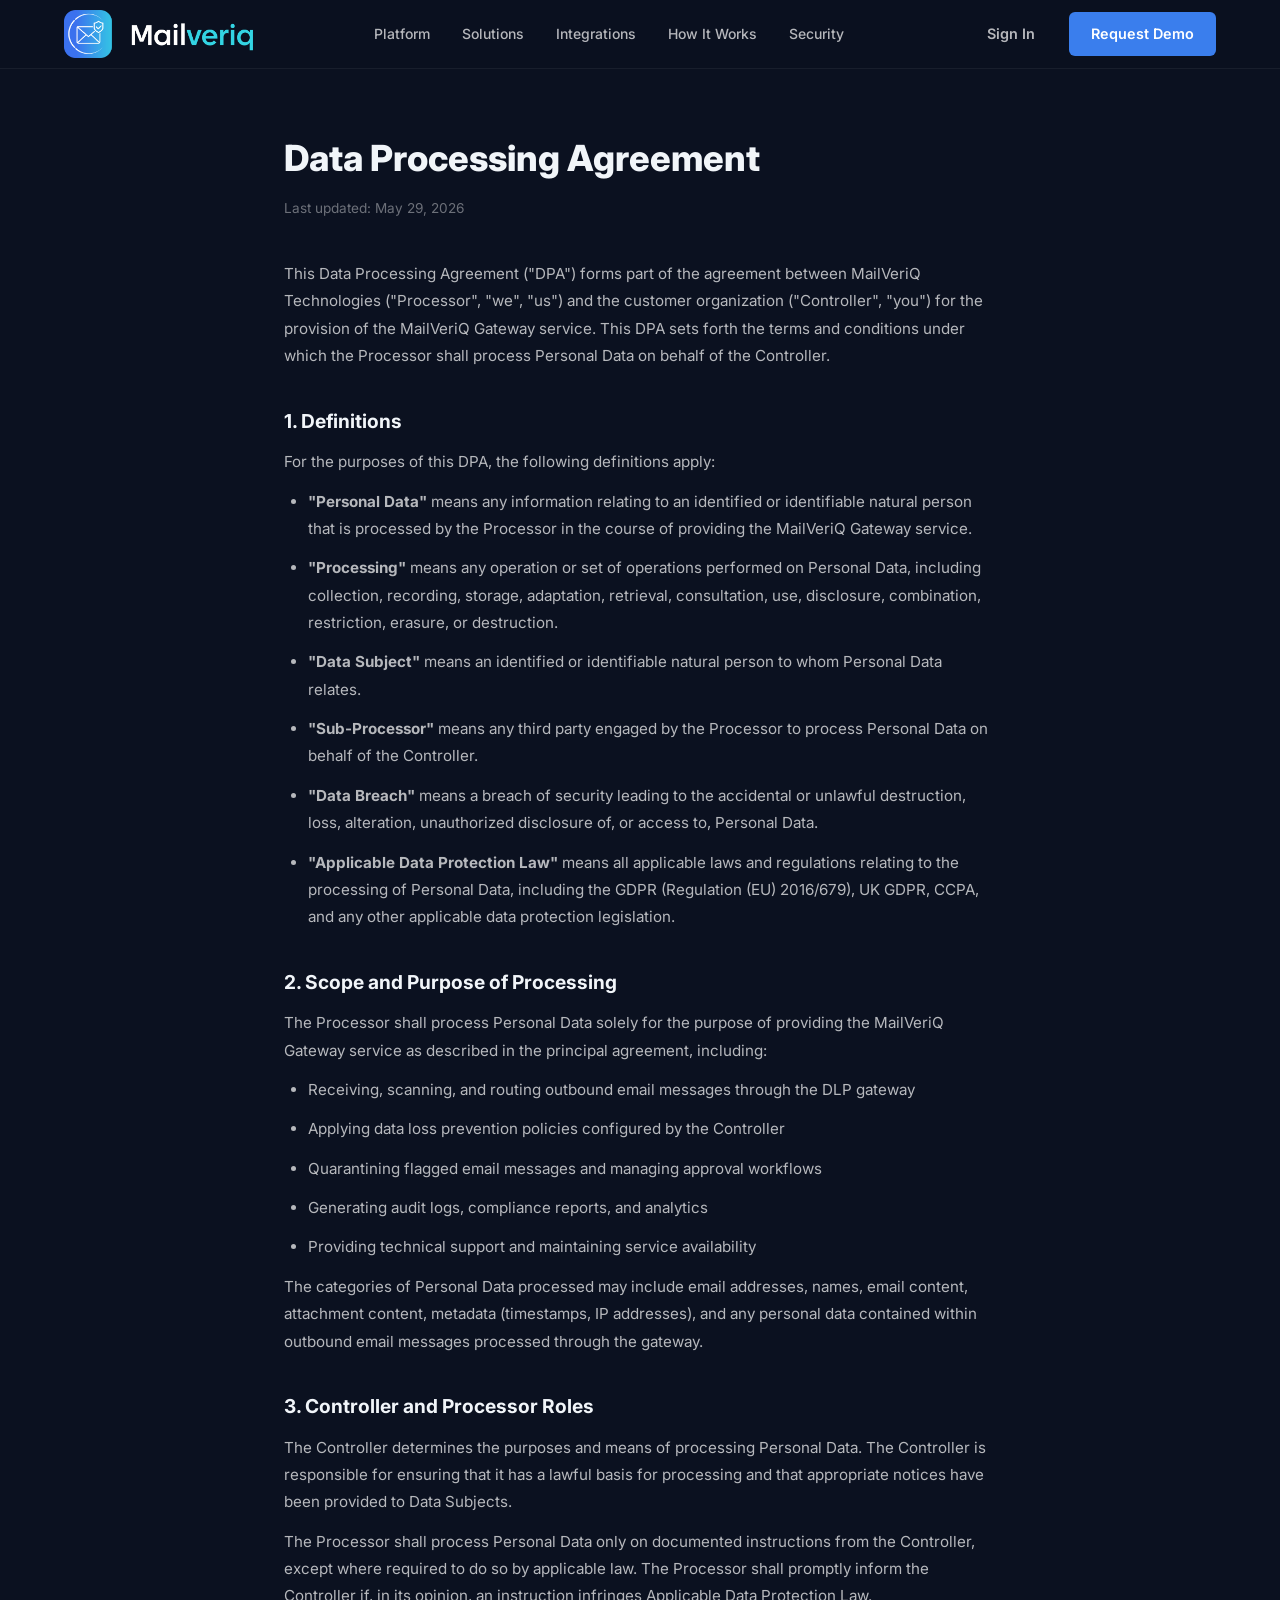
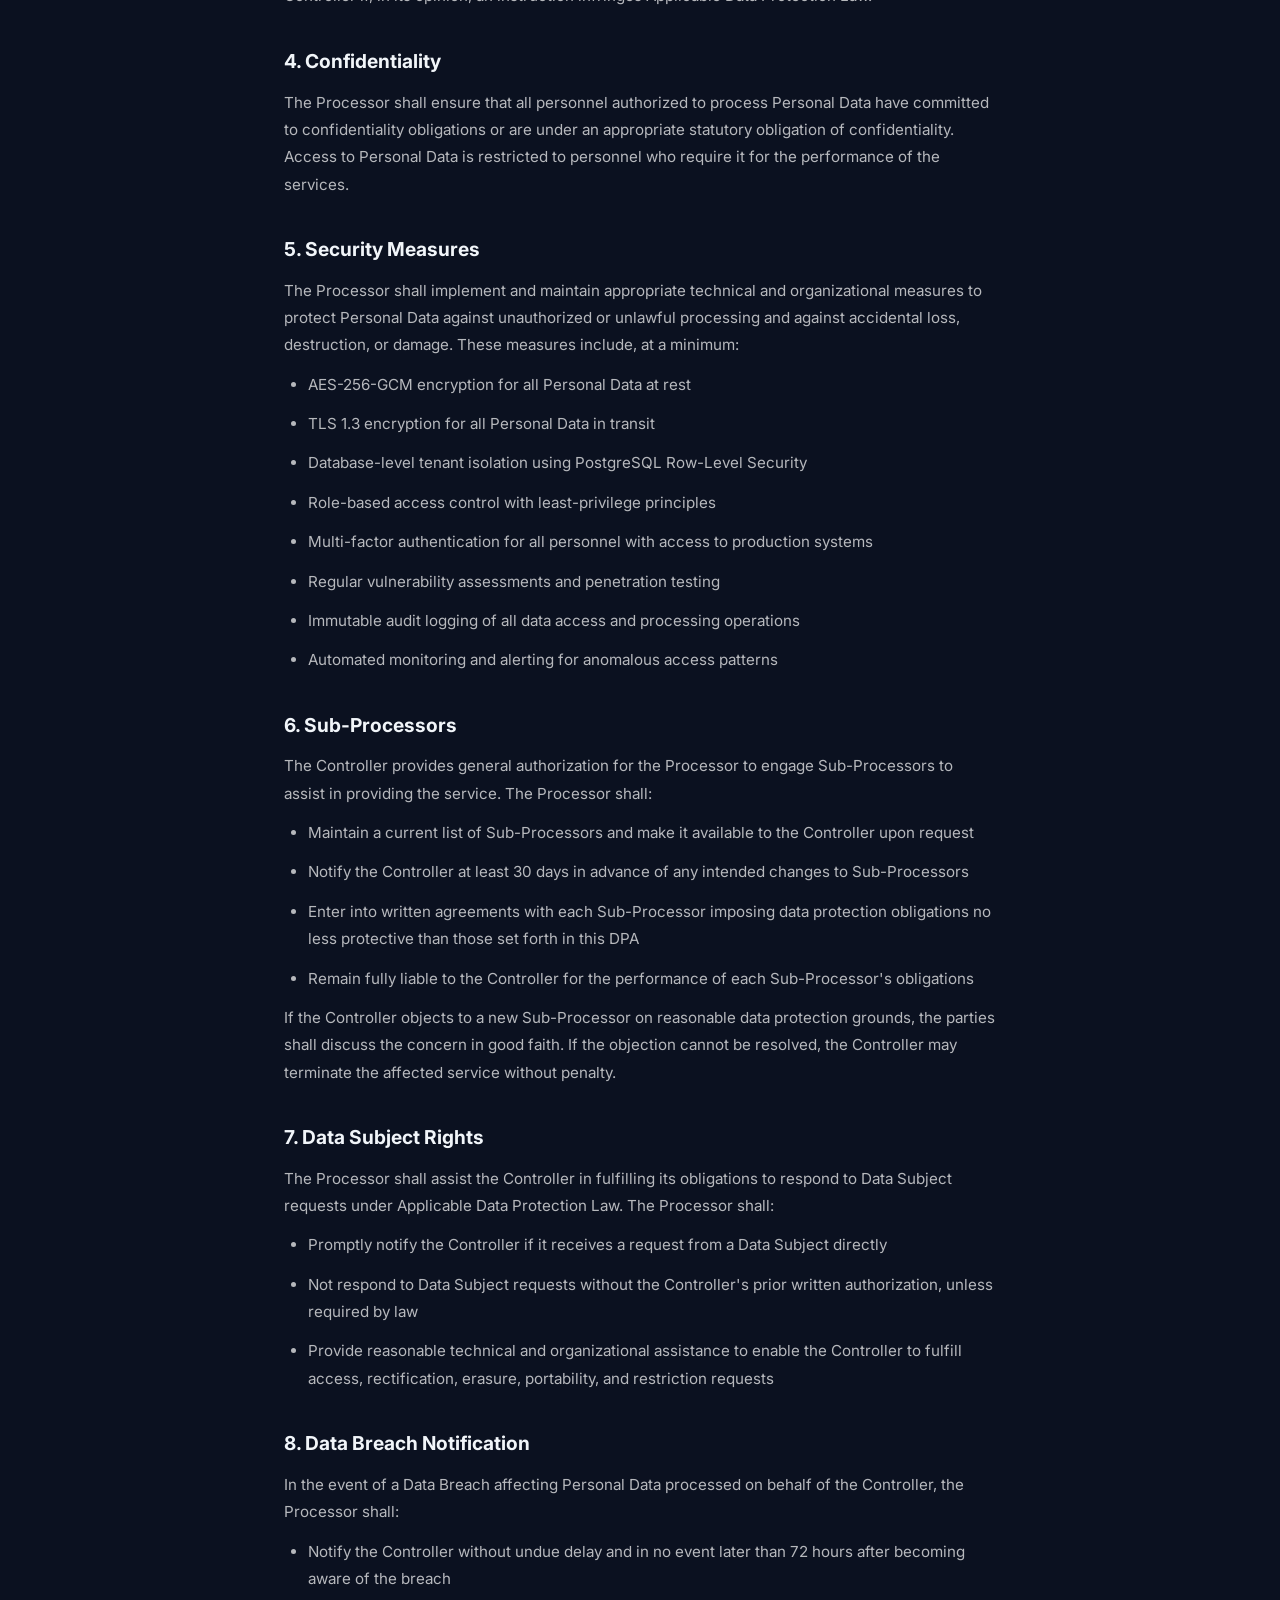
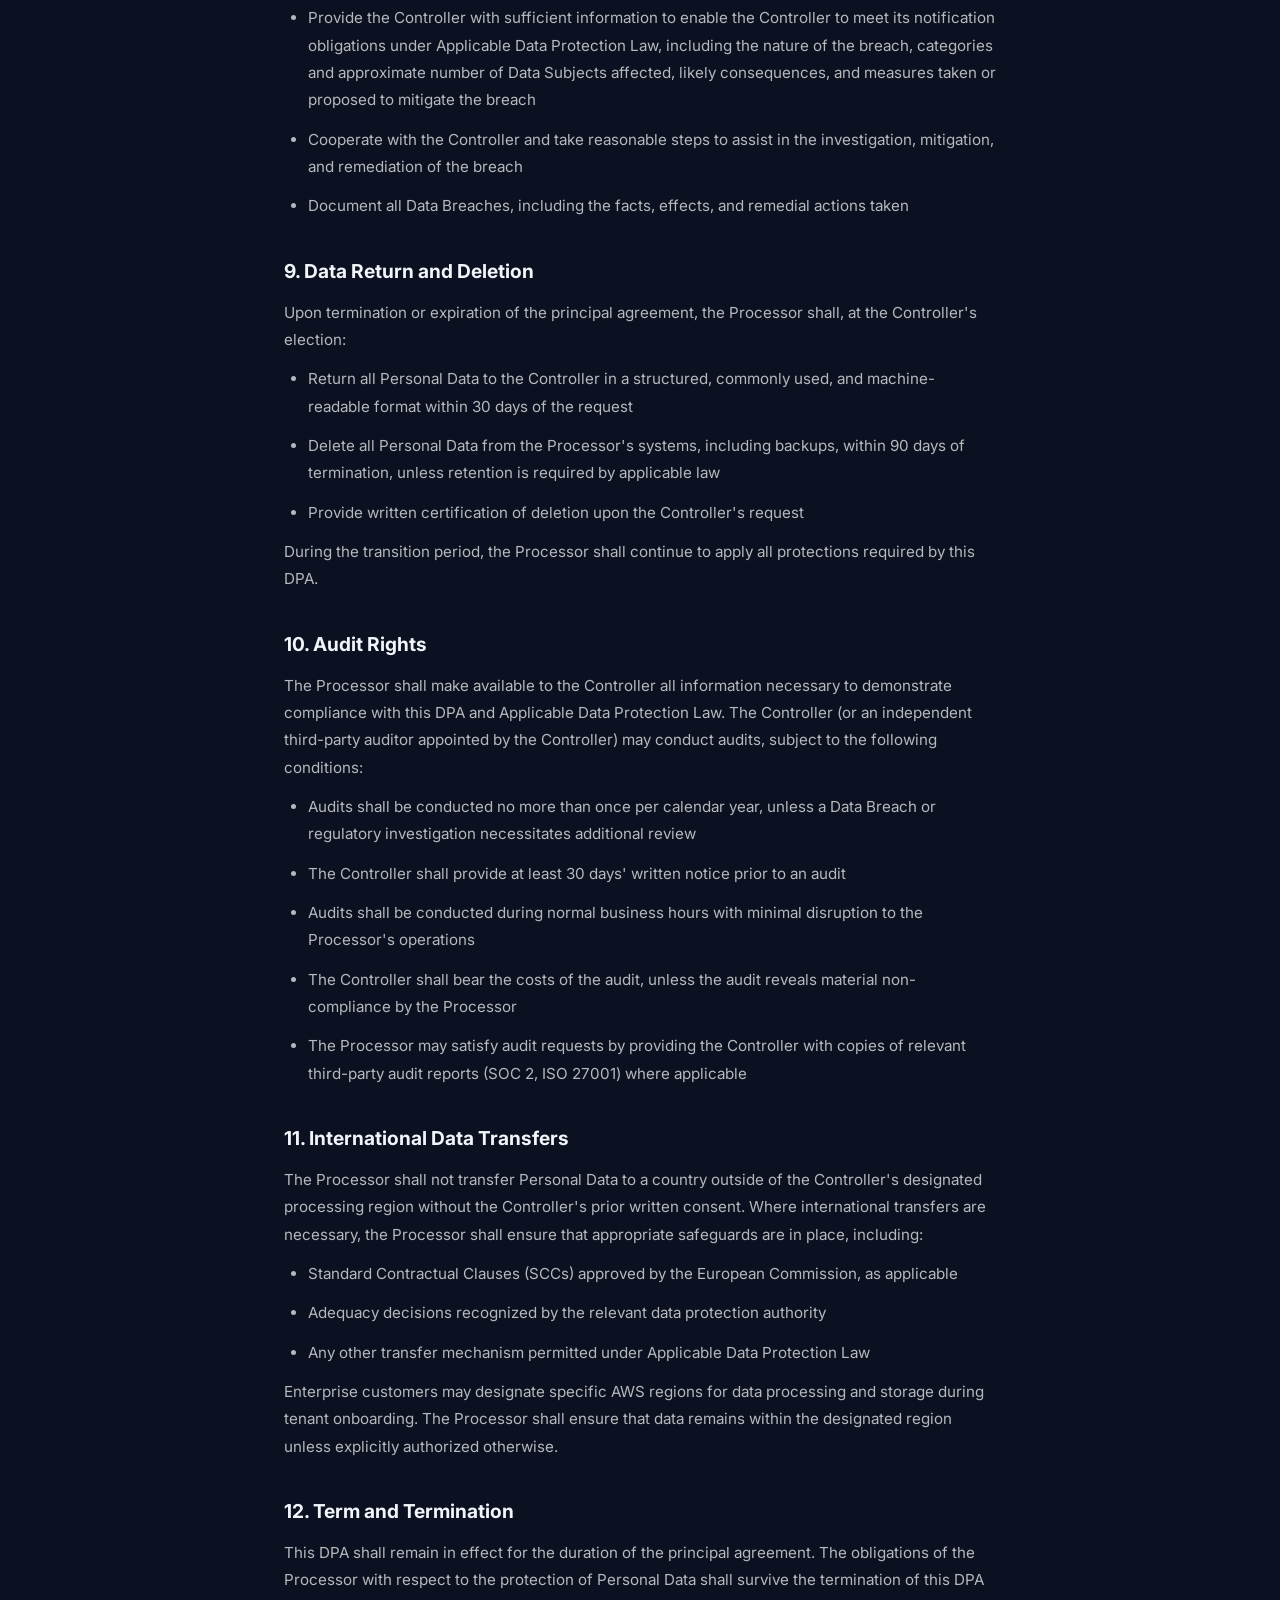
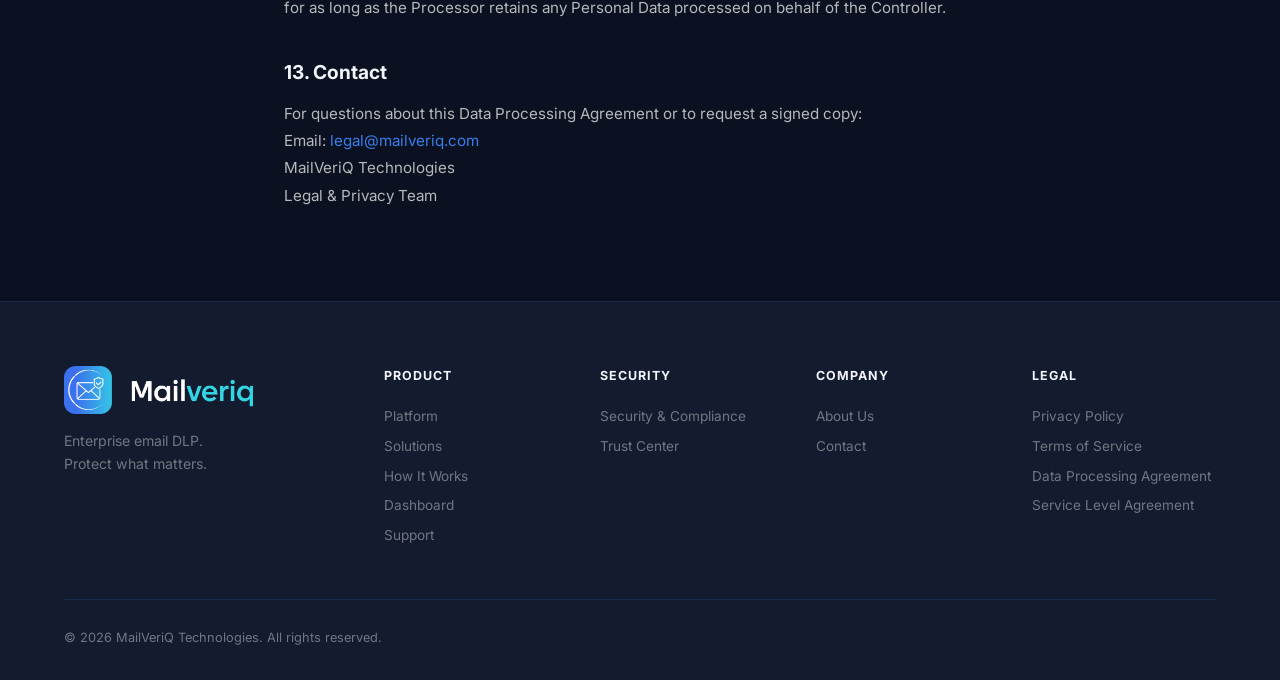
<file: dpa.html>
<!DOCTYPE html>
<html lang="en">
<head>
  <meta charset="UTF-8">
  <meta name="viewport" content="width=device-width, initial-scale=1.0">
  <meta name="description" content="MailVeriQ Data Processing Agreement — Terms governing the processing of personal data.">
  <title>Data Processing Agreement — MailVeriQ</title>
  <link rel="icon" type="image/svg+xml" href="./assets/images/favicon.svg">
  <link rel="preconnect" href="https://fonts.googleapis.com">
  <link rel="preconnect" href="https://fonts.gstatic.com" crossorigin>
  <link href="https://fonts.googleapis.com/css2?family=Inter:wght@300;400;500;600;700;800&display=swap" rel="stylesheet">
  <link rel="stylesheet" href="./assets/css/styles.css">
  <style>
    .inner-page { padding: 130px 0 80px; }
    .inner-page h1 { font-size: 2.25rem; font-weight: 800; color: var(--text); margin-bottom: 8px; }
    .inner-page .updated { color: var(--text-muted); font-size: 0.85rem; margin-bottom: 40px; }
    .inner-page h2 { font-size: 1.2rem; font-weight: 700; color: var(--text); margin: 36px 0 12px; }
    .inner-page h3 { font-size: 1rem; font-weight: 600; color: var(--text); margin: 24px 0 8px; }
    .inner-page p, .inner-page li { color: var(--text-secondary); font-size: 0.95rem; line-height: 1.8; margin-bottom: 12px; }
    .inner-page ul { padding-left: 24px; list-style: disc; }
    .inner-page a { color: var(--blue); }
    .inner-content { max-width: 760px; }
  </style>
</head>
<body>
  <nav class="navbar scrolled" id="navbar">
    <div class="container navbar-inner">
      <a href="./index.html" class="logo">
        <img src="./assets/images/logo.png" alt="MailVeriQ" class="logo-img">
      </a>
      <div class="nav-links" id="nav-links">
        <a href="./index.html#platform" class="nav-link">Platform</a>
        <a href="./index.html#solutions" class="nav-link">Solutions</a>
        <a href="./index.html#integrations" class="nav-link">Integrations</a>
        <a href="./index.html#how-it-works" class="nav-link">How It Works</a>
        <a href="./index.html#security" class="nav-link">Security</a>
      </div>
      <div class="nav-actions">
        <a href="https://app.mailveriq.com" class="btn btn-ghost" target="_blank">Sign In</a>
        <a href="./index.html#contact" class="btn btn-primary">Request Demo</a>
        <button class="mobile-toggle" id="mobile-toggle" aria-label="Toggle menu">
          <span></span><span></span><span></span>
        </button>
      </div>
    </div>
  </nav>

  <section class="inner-page">
    <div class="container inner-content">
      <h1>Data Processing Agreement</h1>
      <p class="updated">Last updated: May 29, 2026</p>

      <p>This Data Processing Agreement ("DPA") forms part of the agreement between MailVeriQ Technologies ("Processor", "we", "us") and the customer organization ("Controller", "you") for the provision of the MailVeriQ Gateway service. This DPA sets forth the terms and conditions under which the Processor shall process Personal Data on behalf of the Controller.</p>

      <h2>1. Definitions</h2>
      <p>For the purposes of this DPA, the following definitions apply:</p>
      <ul>
        <li><strong>"Personal Data"</strong> means any information relating to an identified or identifiable natural person that is processed by the Processor in the course of providing the MailVeriQ Gateway service.</li>
        <li><strong>"Processing"</strong> means any operation or set of operations performed on Personal Data, including collection, recording, storage, adaptation, retrieval, consultation, use, disclosure, combination, restriction, erasure, or destruction.</li>
        <li><strong>"Data Subject"</strong> means an identified or identifiable natural person to whom Personal Data relates.</li>
        <li><strong>"Sub-Processor"</strong> means any third party engaged by the Processor to process Personal Data on behalf of the Controller.</li>
        <li><strong>"Data Breach"</strong> means a breach of security leading to the accidental or unlawful destruction, loss, alteration, unauthorized disclosure of, or access to, Personal Data.</li>
        <li><strong>"Applicable Data Protection Law"</strong> means all applicable laws and regulations relating to the processing of Personal Data, including the GDPR (Regulation (EU) 2016/679), UK GDPR, CCPA, and any other applicable data protection legislation.</li>
      </ul>

      <h2>2. Scope and Purpose of Processing</h2>
      <p>The Processor shall process Personal Data solely for the purpose of providing the MailVeriQ Gateway service as described in the principal agreement, including:</p>
      <ul>
        <li>Receiving, scanning, and routing outbound email messages through the DLP gateway</li>
        <li>Applying data loss prevention policies configured by the Controller</li>
        <li>Quarantining flagged email messages and managing approval workflows</li>
        <li>Generating audit logs, compliance reports, and analytics</li>
        <li>Providing technical support and maintaining service availability</li>
      </ul>
      <p>The categories of Personal Data processed may include email addresses, names, email content, attachment content, metadata (timestamps, IP addresses), and any personal data contained within outbound email messages processed through the gateway.</p>

      <h2>3. Controller and Processor Roles</h2>
      <p>The Controller determines the purposes and means of processing Personal Data. The Controller is responsible for ensuring that it has a lawful basis for processing and that appropriate notices have been provided to Data Subjects.</p>
      <p>The Processor shall process Personal Data only on documented instructions from the Controller, except where required to do so by applicable law. The Processor shall promptly inform the Controller if, in its opinion, an instruction infringes Applicable Data Protection Law.</p>

      <h2>4. Confidentiality</h2>
      <p>The Processor shall ensure that all personnel authorized to process Personal Data have committed to confidentiality obligations or are under an appropriate statutory obligation of confidentiality. Access to Personal Data is restricted to personnel who require it for the performance of the services.</p>

      <h2>5. Security Measures</h2>
      <p>The Processor shall implement and maintain appropriate technical and organizational measures to protect Personal Data against unauthorized or unlawful processing and against accidental loss, destruction, or damage. These measures include, at a minimum:</p>
      <ul>
        <li>AES-256-GCM encryption for all Personal Data at rest</li>
        <li>TLS 1.3 encryption for all Personal Data in transit</li>
        <li>Database-level tenant isolation using PostgreSQL Row-Level Security</li>
        <li>Role-based access control with least-privilege principles</li>
        <li>Multi-factor authentication for all personnel with access to production systems</li>
        <li>Regular vulnerability assessments and penetration testing</li>
        <li>Immutable audit logging of all data access and processing operations</li>
        <li>Automated monitoring and alerting for anomalous access patterns</li>
      </ul>

      <h2>6. Sub-Processors</h2>
      <p>The Controller provides general authorization for the Processor to engage Sub-Processors to assist in providing the service. The Processor shall:</p>
      <ul>
        <li>Maintain a current list of Sub-Processors and make it available to the Controller upon request</li>
        <li>Notify the Controller at least 30 days in advance of any intended changes to Sub-Processors</li>
        <li>Enter into written agreements with each Sub-Processor imposing data protection obligations no less protective than those set forth in this DPA</li>
        <li>Remain fully liable to the Controller for the performance of each Sub-Processor's obligations</li>
      </ul>
      <p>If the Controller objects to a new Sub-Processor on reasonable data protection grounds, the parties shall discuss the concern in good faith. If the objection cannot be resolved, the Controller may terminate the affected service without penalty.</p>

      <h2>7. Data Subject Rights</h2>
      <p>The Processor shall assist the Controller in fulfilling its obligations to respond to Data Subject requests under Applicable Data Protection Law. The Processor shall:</p>
      <ul>
        <li>Promptly notify the Controller if it receives a request from a Data Subject directly</li>
        <li>Not respond to Data Subject requests without the Controller's prior written authorization, unless required by law</li>
        <li>Provide reasonable technical and organizational assistance to enable the Controller to fulfill access, rectification, erasure, portability, and restriction requests</li>
      </ul>

      <h2>8. Data Breach Notification</h2>
      <p>In the event of a Data Breach affecting Personal Data processed on behalf of the Controller, the Processor shall:</p>
      <ul>
        <li>Notify the Controller without undue delay and in no event later than 72 hours after becoming aware of the breach</li>
        <li>Provide the Controller with sufficient information to enable the Controller to meet its notification obligations under Applicable Data Protection Law, including the nature of the breach, categories and approximate number of Data Subjects affected, likely consequences, and measures taken or proposed to mitigate the breach</li>
        <li>Cooperate with the Controller and take reasonable steps to assist in the investigation, mitigation, and remediation of the breach</li>
        <li>Document all Data Breaches, including the facts, effects, and remedial actions taken</li>
      </ul>

      <h2>9. Data Return and Deletion</h2>
      <p>Upon termination or expiration of the principal agreement, the Processor shall, at the Controller's election:</p>
      <ul>
        <li>Return all Personal Data to the Controller in a structured, commonly used, and machine-readable format within 30 days of the request</li>
        <li>Delete all Personal Data from the Processor's systems, including backups, within 90 days of termination, unless retention is required by applicable law</li>
        <li>Provide written certification of deletion upon the Controller's request</li>
      </ul>
      <p>During the transition period, the Processor shall continue to apply all protections required by this DPA.</p>

      <h2>10. Audit Rights</h2>
      <p>The Processor shall make available to the Controller all information necessary to demonstrate compliance with this DPA and Applicable Data Protection Law. The Controller (or an independent third-party auditor appointed by the Controller) may conduct audits, subject to the following conditions:</p>
      <ul>
        <li>Audits shall be conducted no more than once per calendar year, unless a Data Breach or regulatory investigation necessitates additional review</li>
        <li>The Controller shall provide at least 30 days' written notice prior to an audit</li>
        <li>Audits shall be conducted during normal business hours with minimal disruption to the Processor's operations</li>
        <li>The Controller shall bear the costs of the audit, unless the audit reveals material non-compliance by the Processor</li>
        <li>The Processor may satisfy audit requests by providing the Controller with copies of relevant third-party audit reports (SOC 2, ISO 27001) where applicable</li>
      </ul>

      <h2>11. International Data Transfers</h2>
      <p>The Processor shall not transfer Personal Data to a country outside of the Controller's designated processing region without the Controller's prior written consent. Where international transfers are necessary, the Processor shall ensure that appropriate safeguards are in place, including:</p>
      <ul>
        <li>Standard Contractual Clauses (SCCs) approved by the European Commission, as applicable</li>
        <li>Adequacy decisions recognized by the relevant data protection authority</li>
        <li>Any other transfer mechanism permitted under Applicable Data Protection Law</li>
      </ul>
      <p>Enterprise customers may designate specific AWS regions for data processing and storage during tenant onboarding. The Processor shall ensure that data remains within the designated region unless explicitly authorized otherwise.</p>

      <h2>12. Term and Termination</h2>
      <p>This DPA shall remain in effect for the duration of the principal agreement. The obligations of the Processor with respect to the protection of Personal Data shall survive the termination of this DPA for as long as the Processor retains any Personal Data processed on behalf of the Controller.</p>

      <h2>13. Contact</h2>
      <p>For questions about this Data Processing Agreement or to request a signed copy:<br>
      Email: <a href="mailto:legal@mailveriq.com">legal@mailveriq.com</a><br>
      MailVeriQ Technologies<br>
      Legal &amp; Privacy Team</p>
    </div>
  </section>

  <footer class="footer">
    <div class="container">
      <div class="footer-top">
        <div class="footer-brand">
          <a href="./index.html" class="logo">
            <img src="./assets/images/logo.png" alt="MailVeriQ" class="logo-img">
          </a>
          <p class="footer-tagline">Enterprise email DLP.<br>Protect what matters.</p>
        </div>
        <div class="footer-links">
          <div class="footer-col">
            <h4>Product</h4>
            <a href="./index.html#platform">Platform</a>
            <a href="./index.html#solutions">Solutions</a>
            <a href="./index.html#how-it-works">How It Works</a>
            <a href="./dashboard.html">Dashboard</a>
            <a href="./support.html">Support</a>
          </div>
          <div class="footer-col">
            <h4>Security</h4>
            <a href="./index.html#security">Security &amp; Compliance</a>
            <a href="./trust.html">Trust Center</a>
          </div>
          <div class="footer-col">
            <h4>Company</h4>
            <a href="./about.html">About Us</a>
            <a href="./index.html#contact">Contact</a>
          </div>
          <div class="footer-col">
            <h4>Legal</h4>
            <a href="./privacy.html">Privacy Policy</a>
            <a href="./terms.html">Terms of Service</a>
            <a href="./dpa.html">Data Processing Agreement</a>
            <a href="./sla.html">Service Level Agreement</a>
          </div>
        </div>
      </div>
      <div class="footer-bottom">
        <p>&copy; 2026 MailVeriQ Technologies. All rights reserved.</p>
      </div>
    </div>
  </footer>
  <script src="./assets/js/main.js"></script>
</body>
</html>
</file>
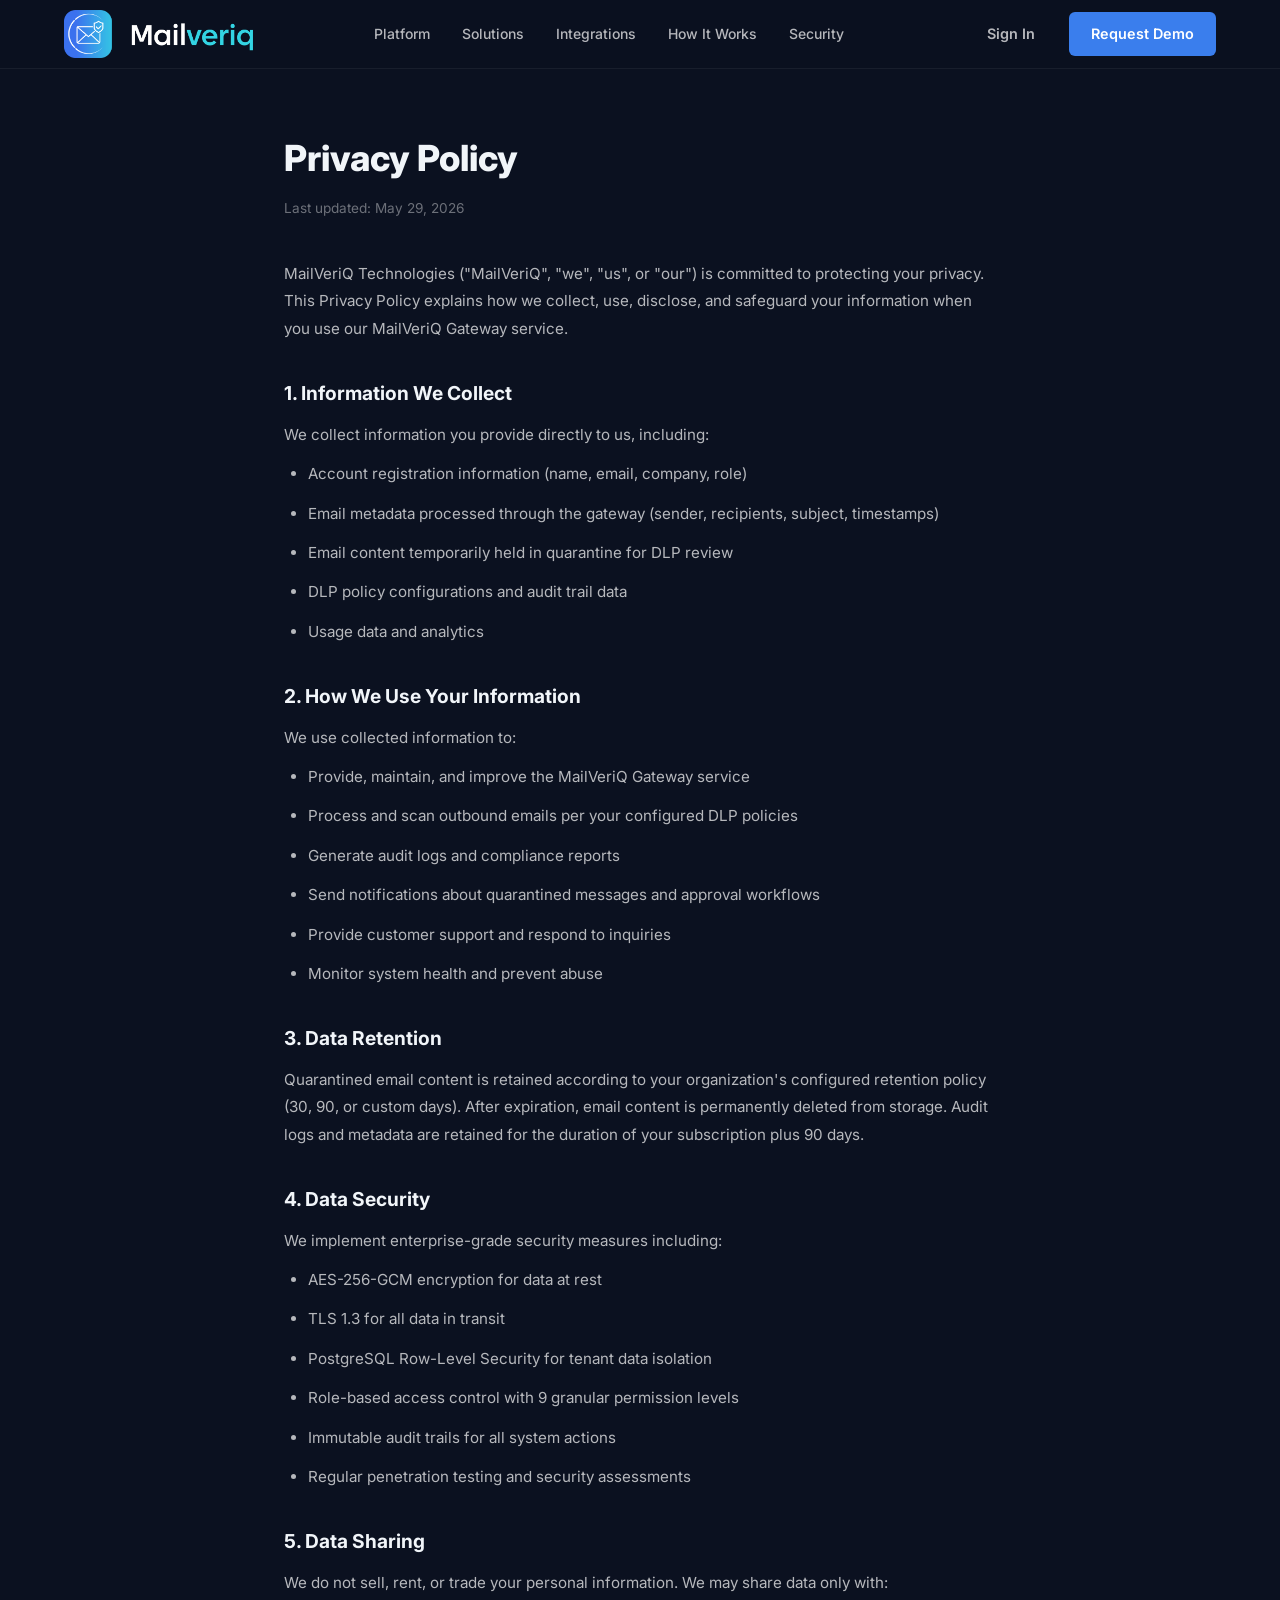
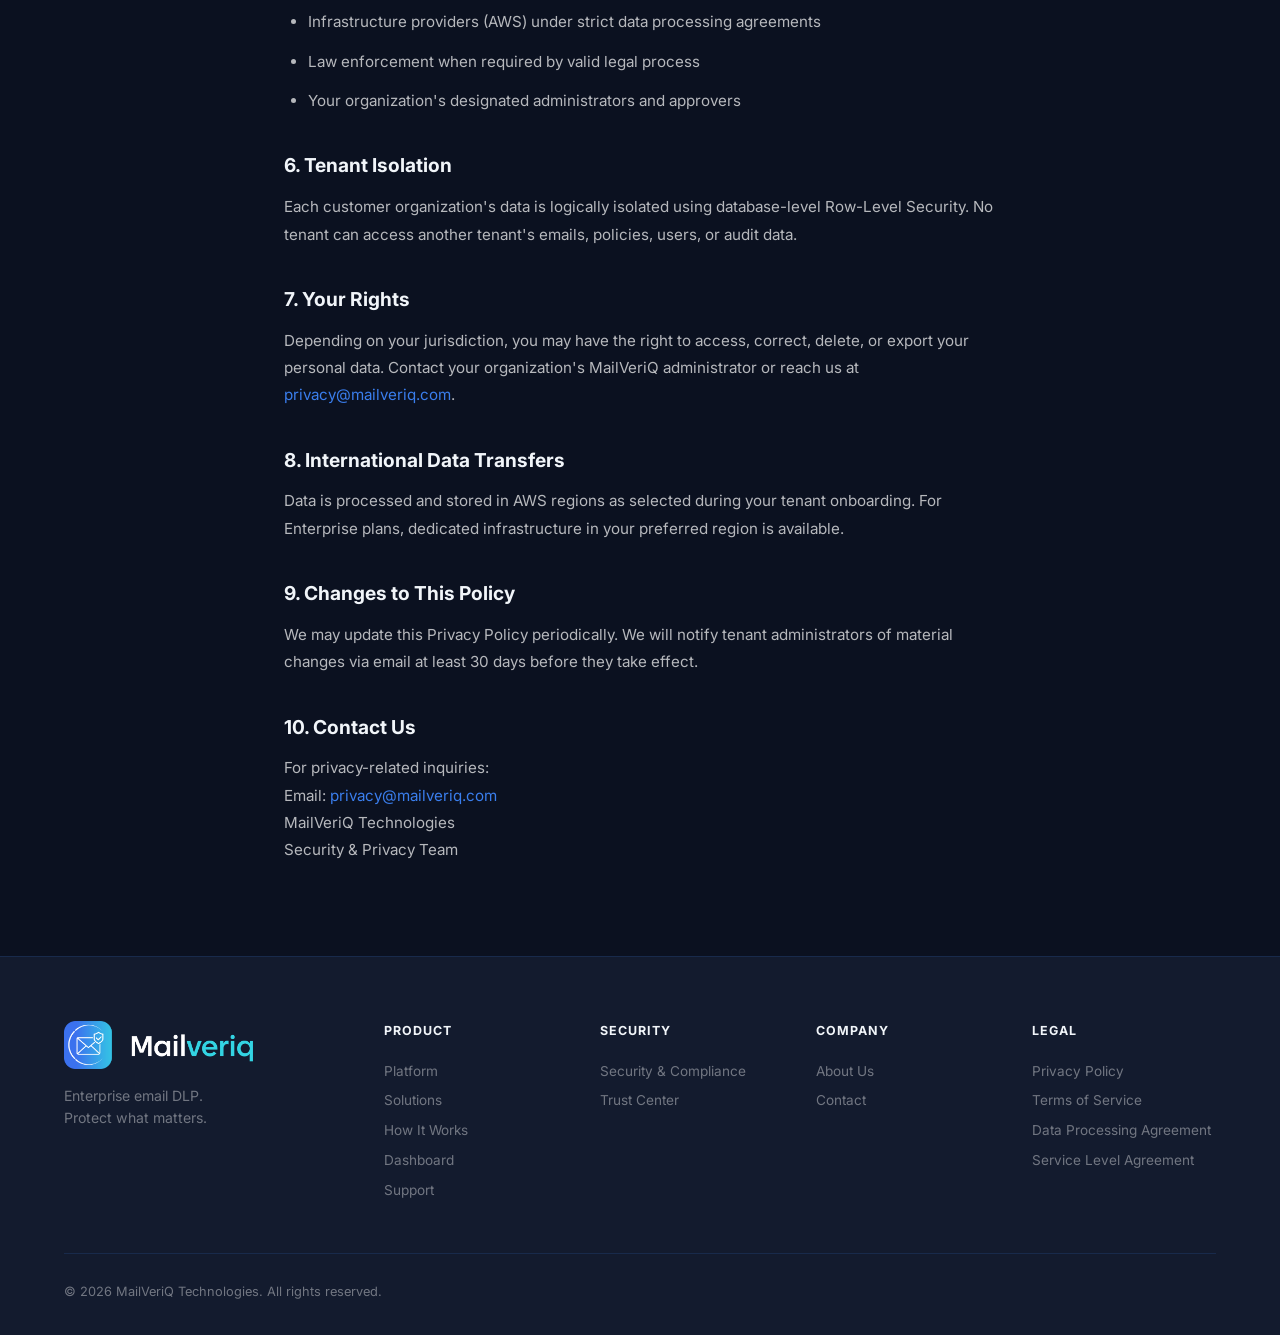
<file: privacy.html>
<!DOCTYPE html>
<html lang="en">
<head>
  <meta charset="UTF-8">
  <meta name="viewport" content="width=device-width, initial-scale=1.0">
  <meta name="description" content="MailVeriQ Privacy Policy — How we collect, use, and protect your data.">
  <title>Privacy Policy — MailVeriQ</title>
  <link rel="icon" type="image/svg+xml" href="./assets/images/favicon.svg">
  <link rel="preconnect" href="https://fonts.googleapis.com">
  <link rel="preconnect" href="https://fonts.gstatic.com" crossorigin>
  <link href="https://fonts.googleapis.com/css2?family=Inter:wght@300;400;500;600;700;800&display=swap" rel="stylesheet">
  <link rel="stylesheet" href="./assets/css/styles.css">
  <style>
    .inner-page { padding: 130px 0 80px; }
    .inner-page h1 { font-size: 2.25rem; font-weight: 800; color: var(--text); margin-bottom: 8px; }
    .inner-page .updated { color: var(--text-muted); font-size: 0.85rem; margin-bottom: 40px; }
    .inner-page h2 { font-size: 1.2rem; font-weight: 700; color: var(--text); margin: 36px 0 12px; }
    .inner-page h3 { font-size: 1rem; font-weight: 600; color: var(--text); margin: 24px 0 8px; }
    .inner-page p, .inner-page li { color: var(--text-secondary); font-size: 0.95rem; line-height: 1.8; margin-bottom: 12px; }
    .inner-page ul { padding-left: 24px; list-style: disc; }
    .inner-page a { color: var(--blue); }
    .inner-content { max-width: 760px; }
  </style>
</head>
<body>
  <nav class="navbar scrolled" id="navbar">
    <div class="container navbar-inner">
      <a href="./index.html" class="logo">
        <img src="./assets/images/logo.png" alt="MailVeriQ" class="logo-img">
      </a>
      <div class="nav-links" id="nav-links">
        <a href="./index.html#platform" class="nav-link">Platform</a>
        <a href="./index.html#solutions" class="nav-link">Solutions</a>
        <a href="./index.html#integrations" class="nav-link">Integrations</a>
        <a href="./index.html#how-it-works" class="nav-link">How It Works</a>
        <a href="./index.html#security" class="nav-link">Security</a>
      </div>
      <div class="nav-actions">
        <a href="https://app.mailveriq.com" class="btn btn-ghost" target="_blank">Sign In</a>
        <a href="./index.html#contact" class="btn btn-primary">Request Demo</a>
        <button class="mobile-toggle" id="mobile-toggle" aria-label="Toggle menu">
          <span></span><span></span><span></span>
        </button>
      </div>
    </div>
  </nav>

  <section class="inner-page">
    <div class="container inner-content">
      <h1>Privacy Policy</h1>
      <p class="updated">Last updated: May 29, 2026</p>

      <p>MailVeriQ Technologies ("MailVeriQ", "we", "us", or "our") is committed to protecting your privacy. This Privacy Policy explains how we collect, use, disclose, and safeguard your information when you use our MailVeriQ Gateway service.</p>

      <h2>1. Information We Collect</h2>
      <p>We collect information you provide directly to us, including:</p>
      <ul>
        <li>Account registration information (name, email, company, role)</li>
        <li>Email metadata processed through the gateway (sender, recipients, subject, timestamps)</li>
        <li>Email content temporarily held in quarantine for DLP review</li>
        <li>DLP policy configurations and audit trail data</li>
        <li>Usage data and analytics</li>
      </ul>

      <h2>2. How We Use Your Information</h2>
      <p>We use collected information to:</p>
      <ul>
        <li>Provide, maintain, and improve the MailVeriQ Gateway service</li>
        <li>Process and scan outbound emails per your configured DLP policies</li>
        <li>Generate audit logs and compliance reports</li>
        <li>Send notifications about quarantined messages and approval workflows</li>
        <li>Provide customer support and respond to inquiries</li>
        <li>Monitor system health and prevent abuse</li>
      </ul>

      <h2>3. Data Retention</h2>
      <p>Quarantined email content is retained according to your organization's configured retention policy (30, 90, or custom days). After expiration, email content is permanently deleted from storage. Audit logs and metadata are retained for the duration of your subscription plus 90 days.</p>

      <h2>4. Data Security</h2>
      <p>We implement enterprise-grade security measures including:</p>
      <ul>
        <li>AES-256-GCM encryption for data at rest</li>
        <li>TLS 1.3 for all data in transit</li>
        <li>PostgreSQL Row-Level Security for tenant data isolation</li>
        <li>Role-based access control with 9 granular permission levels</li>
        <li>Immutable audit trails for all system actions</li>
        <li>Regular penetration testing and security assessments</li>
      </ul>

      <h2>5. Data Sharing</h2>
      <p>We do not sell, rent, or trade your personal information. We may share data only with:</p>
      <ul>
        <li>Infrastructure providers (AWS) under strict data processing agreements</li>
        <li>Law enforcement when required by valid legal process</li>
        <li>Your organization's designated administrators and approvers</li>
      </ul>

      <h2>6. Tenant Isolation</h2>
      <p>Each customer organization's data is logically isolated using database-level Row-Level Security. No tenant can access another tenant's emails, policies, users, or audit data.</p>

      <h2>7. Your Rights</h2>
      <p>Depending on your jurisdiction, you may have the right to access, correct, delete, or export your personal data. Contact your organization's MailVeriQ administrator or reach us at <a href="mailto:privacy@mailveriq.com">privacy@mailveriq.com</a>.</p>

      <h2>8. International Data Transfers</h2>
      <p>Data is processed and stored in AWS regions as selected during your tenant onboarding. For Enterprise plans, dedicated infrastructure in your preferred region is available.</p>

      <h2>9. Changes to This Policy</h2>
      <p>We may update this Privacy Policy periodically. We will notify tenant administrators of material changes via email at least 30 days before they take effect.</p>

      <h2>10. Contact Us</h2>
      <p>For privacy-related inquiries:<br>
      Email: <a href="mailto:privacy@mailveriq.com">privacy@mailveriq.com</a><br>
      MailVeriQ Technologies<br>
      Security &amp; Privacy Team</p>
    </div>
  </section>

  <footer class="footer">
    <div class="container">
      <div class="footer-top">
        <div class="footer-brand">
          <a href="./index.html" class="logo">
            <img src="./assets/images/logo.png" alt="MailVeriQ" class="logo-img">
          </a>
          <p class="footer-tagline">Enterprise email DLP.<br>Protect what matters.</p>
        </div>
        <div class="footer-links">
          <div class="footer-col">
            <h4>Product</h4>
            <a href="./index.html#platform">Platform</a>
            <a href="./index.html#solutions">Solutions</a>
            <a href="./index.html#how-it-works">How It Works</a>
            <a href="./dashboard.html">Dashboard</a>
            <a href="./support.html">Support</a>
          </div>
          <div class="footer-col">
            <h4>Security</h4>
            <a href="./index.html#security">Security &amp; Compliance</a>
            <a href="./trust.html">Trust Center</a>
          </div>
          <div class="footer-col">
            <h4>Company</h4>
            <a href="./about.html">About Us</a>
            <a href="./index.html#contact">Contact</a>
          </div>
          <div class="footer-col">
            <h4>Legal</h4>
            <a href="./privacy.html">Privacy Policy</a>
            <a href="./terms.html">Terms of Service</a>
            <a href="./dpa.html">Data Processing Agreement</a>
            <a href="./sla.html">Service Level Agreement</a>
          </div>
        </div>
      </div>
      <div class="footer-bottom">
        <p>&copy; 2026 MailVeriQ Technologies. All rights reserved.</p>
      </div>
    </div>
  </footer>
  <script src="./assets/js/main.js"></script>
</body>
</html>
</file>
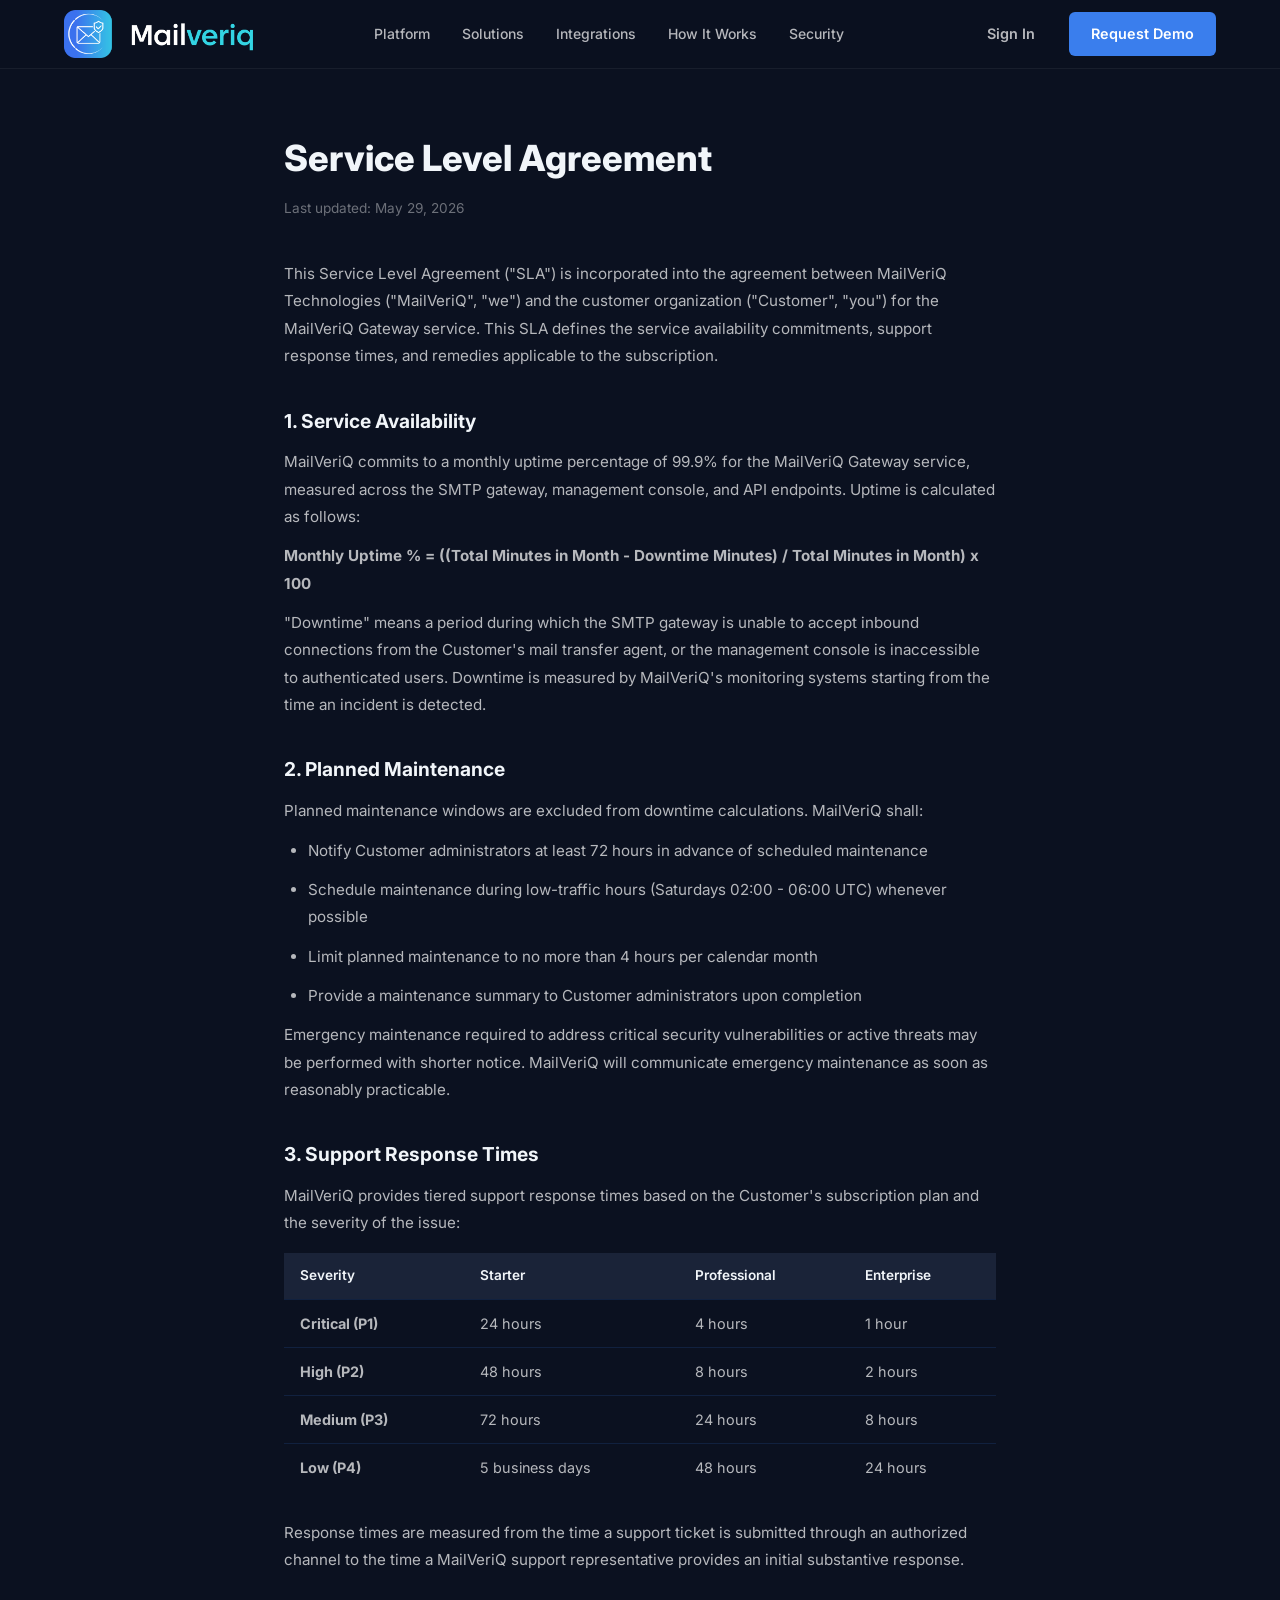
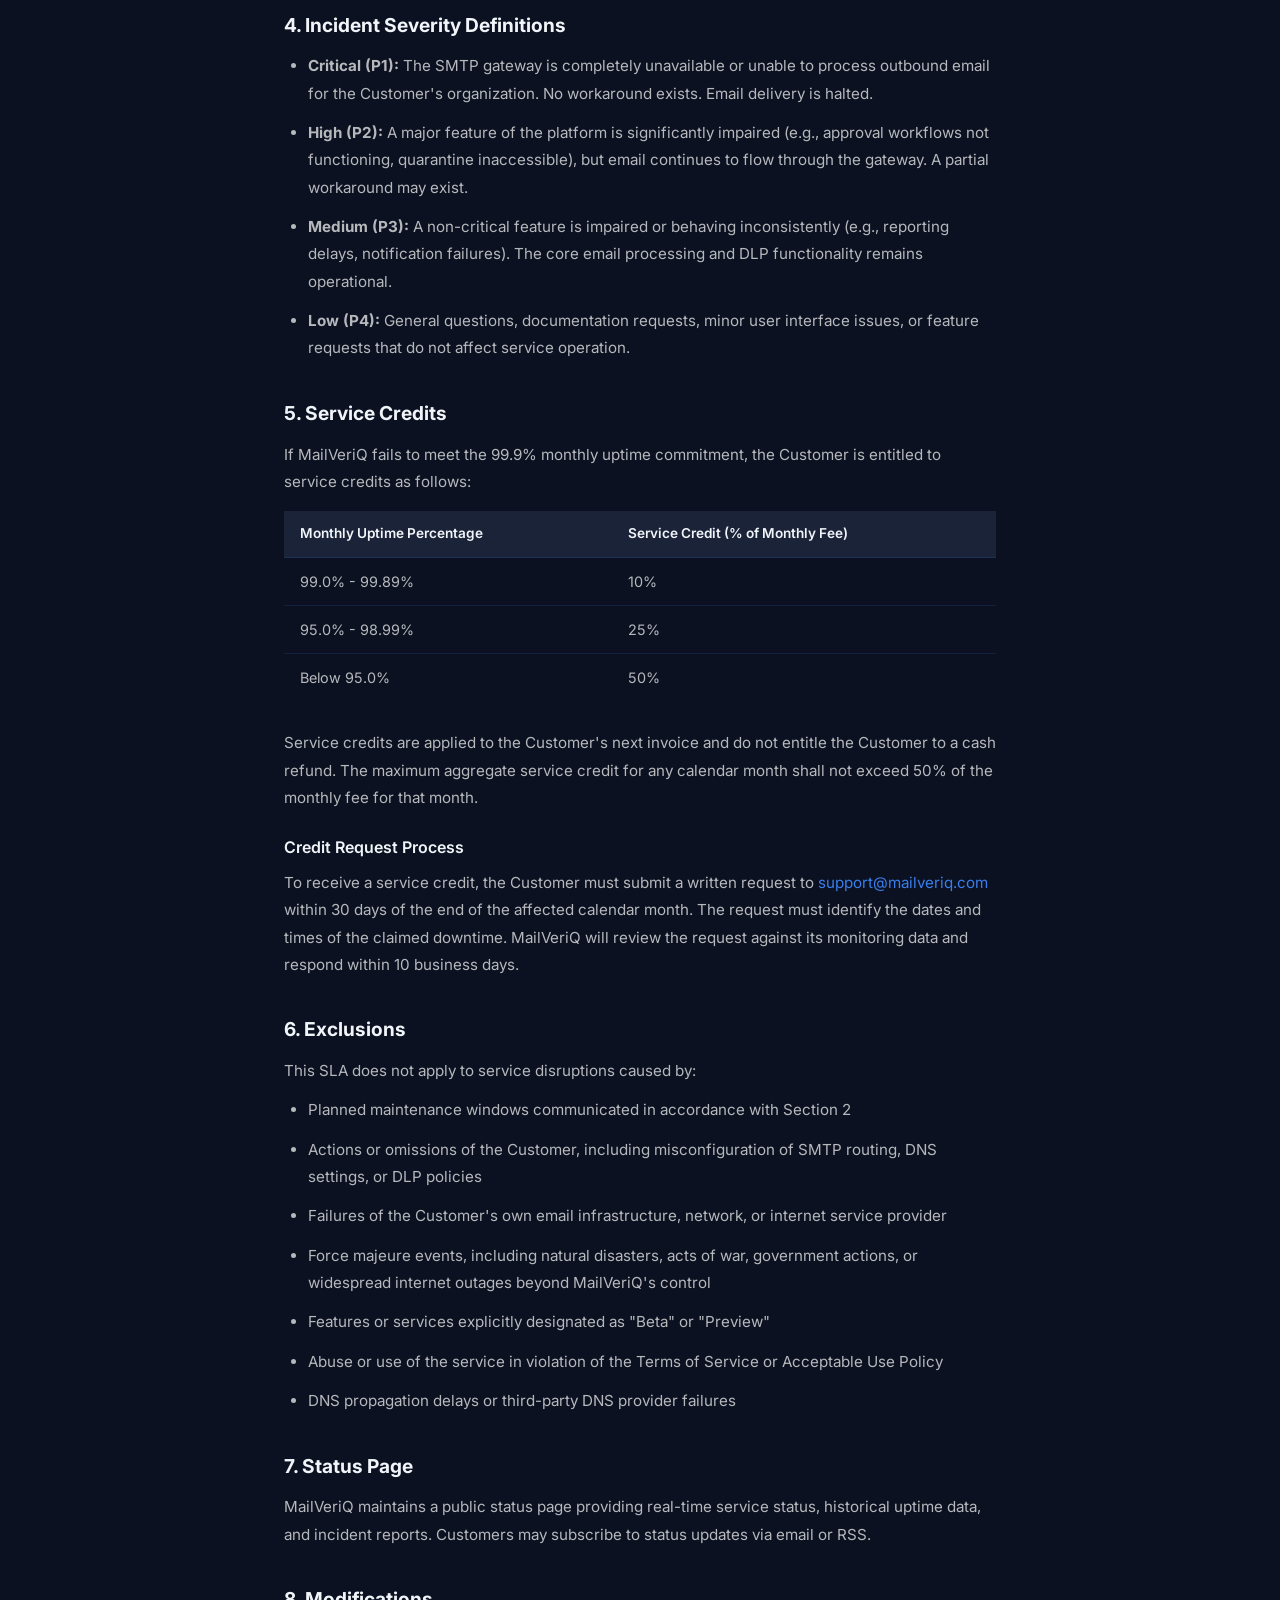
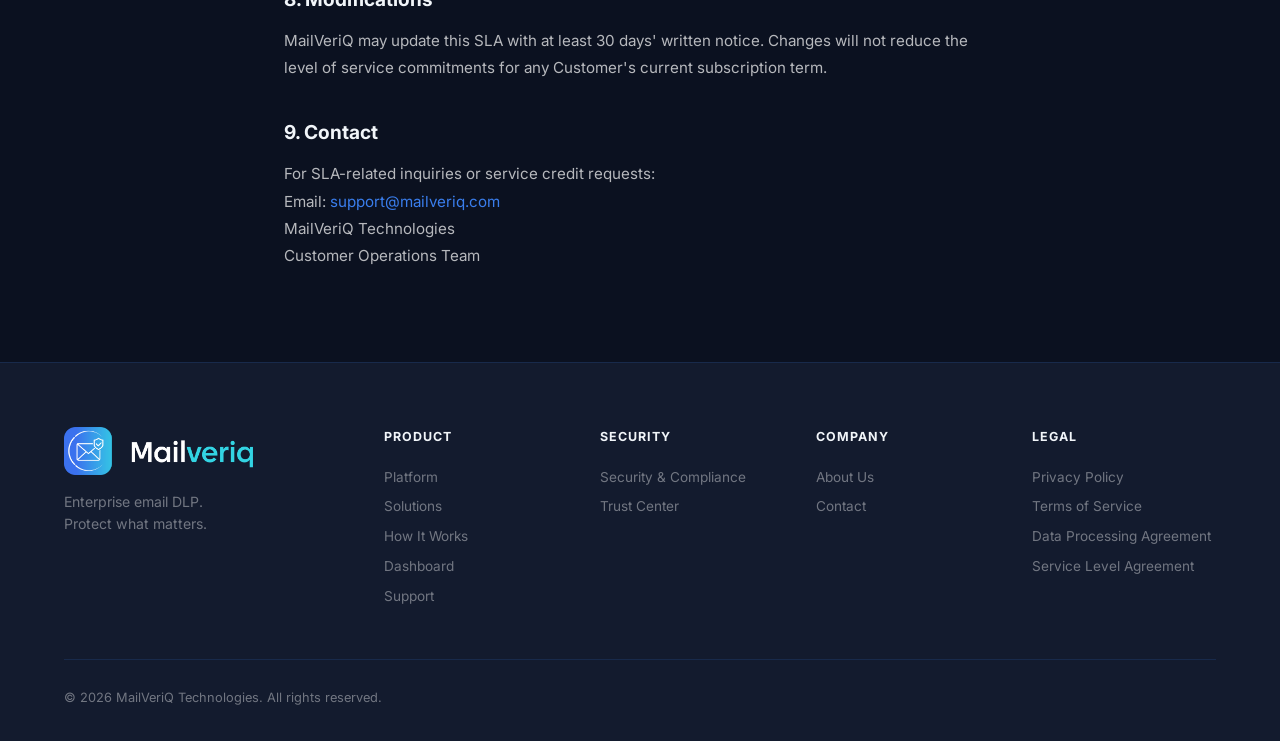
<file: sla.html>
<!DOCTYPE html>
<html lang="en">
<head>
  <meta charset="UTF-8">
  <meta name="viewport" content="width=device-width, initial-scale=1.0">
  <meta name="description" content="MailVeriQ Service Level Agreement — Uptime commitments, support response times, and service credits.">
  <title>Service Level Agreement — MailVeriQ</title>
  <link rel="icon" type="image/svg+xml" href="./assets/images/favicon.svg">
  <link rel="preconnect" href="https://fonts.googleapis.com">
  <link rel="preconnect" href="https://fonts.gstatic.com" crossorigin>
  <link href="https://fonts.googleapis.com/css2?family=Inter:wght@300;400;500;600;700;800&display=swap" rel="stylesheet">
  <link rel="stylesheet" href="./assets/css/styles.css">
  <style>
    .inner-page { padding: 130px 0 80px; }
    .inner-page h1 { font-size: 2.25rem; font-weight: 800; color: var(--text); margin-bottom: 8px; }
    .inner-page .updated { color: var(--text-muted); font-size: 0.85rem; margin-bottom: 40px; }
    .inner-page h2 { font-size: 1.2rem; font-weight: 700; color: var(--text); margin: 36px 0 12px; }
    .inner-page h3 { font-size: 1rem; font-weight: 600; color: var(--text); margin: 24px 0 8px; }
    .inner-page p, .inner-page li { color: var(--text-secondary); font-size: 0.95rem; line-height: 1.8; margin-bottom: 12px; }
    .inner-page ul { padding-left: 24px; list-style: disc; }
    .inner-page a { color: var(--blue); }
    .inner-content { max-width: 760px; }
    .sla-table { width: 100%; border-collapse: collapse; margin: 16px 0 28px; font-size: 0.9rem; }
    .sla-table th, .sla-table td { padding: 12px 16px; text-align: left; border-bottom: 1px solid var(--border); }
    .sla-table th { background: var(--navy-surface, var(--bg-muted)); font-weight: 600; color: var(--text); font-size: 0.85rem; }
    .sla-table td { color: var(--text-secondary); }
    .sla-table tr:last-child td { border-bottom: none; }
  </style>
</head>
<body>
  <nav class="navbar scrolled" id="navbar">
    <div class="container navbar-inner">
      <a href="./index.html" class="logo">
        <img src="./assets/images/logo.png" alt="MailVeriQ" class="logo-img">
      </a>
      <div class="nav-links" id="nav-links">
        <a href="./index.html#platform" class="nav-link">Platform</a>
        <a href="./index.html#solutions" class="nav-link">Solutions</a>
        <a href="./index.html#integrations" class="nav-link">Integrations</a>
        <a href="./index.html#how-it-works" class="nav-link">How It Works</a>
        <a href="./index.html#security" class="nav-link">Security</a>
      </div>
      <div class="nav-actions">
        <a href="https://app.mailveriq.com" class="btn btn-ghost" target="_blank">Sign In</a>
        <a href="./index.html#contact" class="btn btn-primary">Request Demo</a>
        <button class="mobile-toggle" id="mobile-toggle" aria-label="Toggle menu">
          <span></span><span></span><span></span>
        </button>
      </div>
    </div>
  </nav>

  <section class="inner-page">
    <div class="container inner-content">
      <h1>Service Level Agreement</h1>
      <p class="updated">Last updated: May 29, 2026</p>

      <p>This Service Level Agreement ("SLA") is incorporated into the agreement between MailVeriQ Technologies ("MailVeriQ", "we") and the customer organization ("Customer", "you") for the MailVeriQ Gateway service. This SLA defines the service availability commitments, support response times, and remedies applicable to the subscription.</p>

      <h2>1. Service Availability</h2>
      <p>MailVeriQ commits to a monthly uptime percentage of 99.9% for the MailVeriQ Gateway service, measured across the SMTP gateway, management console, and API endpoints. Uptime is calculated as follows:</p>
      <p><strong>Monthly Uptime % = ((Total Minutes in Month - Downtime Minutes) / Total Minutes in Month) x 100</strong></p>
      <p>"Downtime" means a period during which the SMTP gateway is unable to accept inbound connections from the Customer's mail transfer agent, or the management console is inaccessible to authenticated users. Downtime is measured by MailVeriQ's monitoring systems starting from the time an incident is detected.</p>

      <h2>2. Planned Maintenance</h2>
      <p>Planned maintenance windows are excluded from downtime calculations. MailVeriQ shall:</p>
      <ul>
        <li>Notify Customer administrators at least 72 hours in advance of scheduled maintenance</li>
        <li>Schedule maintenance during low-traffic hours (Saturdays 02:00 - 06:00 UTC) whenever possible</li>
        <li>Limit planned maintenance to no more than 4 hours per calendar month</li>
        <li>Provide a maintenance summary to Customer administrators upon completion</li>
      </ul>
      <p>Emergency maintenance required to address critical security vulnerabilities or active threats may be performed with shorter notice. MailVeriQ will communicate emergency maintenance as soon as reasonably practicable.</p>

      <h2>3. Support Response Times</h2>
      <p>MailVeriQ provides tiered support response times based on the Customer's subscription plan and the severity of the issue:</p>

      <table class="sla-table">
        <thead>
          <tr>
            <th>Severity</th>
            <th>Starter</th>
            <th>Professional</th>
            <th>Enterprise</th>
          </tr>
        </thead>
        <tbody>
          <tr>
            <td><strong>Critical (P1)</strong></td>
            <td>24 hours</td>
            <td>4 hours</td>
            <td>1 hour</td>
          </tr>
          <tr>
            <td><strong>High (P2)</strong></td>
            <td>48 hours</td>
            <td>8 hours</td>
            <td>2 hours</td>
          </tr>
          <tr>
            <td><strong>Medium (P3)</strong></td>
            <td>72 hours</td>
            <td>24 hours</td>
            <td>8 hours</td>
          </tr>
          <tr>
            <td><strong>Low (P4)</strong></td>
            <td>5 business days</td>
            <td>48 hours</td>
            <td>24 hours</td>
          </tr>
        </tbody>
      </table>

      <p>Response times are measured from the time a support ticket is submitted through an authorized channel to the time a MailVeriQ support representative provides an initial substantive response.</p>

      <h2>4. Incident Severity Definitions</h2>
      <ul>
        <li><strong>Critical (P1):</strong> The SMTP gateway is completely unavailable or unable to process outbound email for the Customer's organization. No workaround exists. Email delivery is halted.</li>
        <li><strong>High (P2):</strong> A major feature of the platform is significantly impaired (e.g., approval workflows not functioning, quarantine inaccessible), but email continues to flow through the gateway. A partial workaround may exist.</li>
        <li><strong>Medium (P3):</strong> A non-critical feature is impaired or behaving inconsistently (e.g., reporting delays, notification failures). The core email processing and DLP functionality remains operational.</li>
        <li><strong>Low (P4):</strong> General questions, documentation requests, minor user interface issues, or feature requests that do not affect service operation.</li>
      </ul>

      <h2>5. Service Credits</h2>
      <p>If MailVeriQ fails to meet the 99.9% monthly uptime commitment, the Customer is entitled to service credits as follows:</p>

      <table class="sla-table">
        <thead>
          <tr>
            <th>Monthly Uptime Percentage</th>
            <th>Service Credit (% of Monthly Fee)</th>
          </tr>
        </thead>
        <tbody>
          <tr>
            <td>99.0% - 99.89%</td>
            <td>10%</td>
          </tr>
          <tr>
            <td>95.0% - 98.99%</td>
            <td>25%</td>
          </tr>
          <tr>
            <td>Below 95.0%</td>
            <td>50%</td>
          </tr>
        </tbody>
      </table>

      <p>Service credits are applied to the Customer's next invoice and do not entitle the Customer to a cash refund. The maximum aggregate service credit for any calendar month shall not exceed 50% of the monthly fee for that month.</p>

      <h3>Credit Request Process</h3>
      <p>To receive a service credit, the Customer must submit a written request to <a href="mailto:support@mailveriq.com">support@mailveriq.com</a> within 30 days of the end of the affected calendar month. The request must identify the dates and times of the claimed downtime. MailVeriQ will review the request against its monitoring data and respond within 10 business days.</p>

      <h2>6. Exclusions</h2>
      <p>This SLA does not apply to service disruptions caused by:</p>
      <ul>
        <li>Planned maintenance windows communicated in accordance with Section 2</li>
        <li>Actions or omissions of the Customer, including misconfiguration of SMTP routing, DNS settings, or DLP policies</li>
        <li>Failures of the Customer's own email infrastructure, network, or internet service provider</li>
        <li>Force majeure events, including natural disasters, acts of war, government actions, or widespread internet outages beyond MailVeriQ's control</li>
        <li>Features or services explicitly designated as "Beta" or "Preview"</li>
        <li>Abuse or use of the service in violation of the Terms of Service or Acceptable Use Policy</li>
        <li>DNS propagation delays or third-party DNS provider failures</li>
      </ul>

      <h2>7. Status Page</h2>
      <p>MailVeriQ maintains a public status page providing real-time service status, historical uptime data, and incident reports. Customers may subscribe to status updates via email or RSS.</p>

      <h2>8. Modifications</h2>
      <p>MailVeriQ may update this SLA with at least 30 days' written notice. Changes will not reduce the level of service commitments for any Customer's current subscription term.</p>

      <h2>9. Contact</h2>
      <p>For SLA-related inquiries or service credit requests:<br>
      Email: <a href="mailto:support@mailveriq.com">support@mailveriq.com</a><br>
      MailVeriQ Technologies<br>
      Customer Operations Team</p>
    </div>
  </section>

  <footer class="footer">
    <div class="container">
      <div class="footer-top">
        <div class="footer-brand">
          <a href="./index.html" class="logo">
            <img src="./assets/images/logo.png" alt="MailVeriQ" class="logo-img">
          </a>
          <p class="footer-tagline">Enterprise email DLP.<br>Protect what matters.</p>
        </div>
        <div class="footer-links">
          <div class="footer-col">
            <h4>Product</h4>
            <a href="./index.html#platform">Platform</a>
            <a href="./index.html#solutions">Solutions</a>
            <a href="./index.html#how-it-works">How It Works</a>
            <a href="./dashboard.html">Dashboard</a>
            <a href="./support.html">Support</a>
          </div>
          <div class="footer-col">
            <h4>Security</h4>
            <a href="./index.html#security">Security &amp; Compliance</a>
            <a href="./trust.html">Trust Center</a>
          </div>
          <div class="footer-col">
            <h4>Company</h4>
            <a href="./about.html">About Us</a>
            <a href="./index.html#contact">Contact</a>
          </div>
          <div class="footer-col">
            <h4>Legal</h4>
            <a href="./privacy.html">Privacy Policy</a>
            <a href="./terms.html">Terms of Service</a>
            <a href="./dpa.html">Data Processing Agreement</a>
            <a href="./sla.html">Service Level Agreement</a>
          </div>
        </div>
      </div>
      <div class="footer-bottom">
        <p>&copy; 2026 MailVeriQ Technologies. All rights reserved.</p>
      </div>
    </div>
  </footer>
  <script src="./assets/js/main.js"></script>
</body>
</html>
</file>
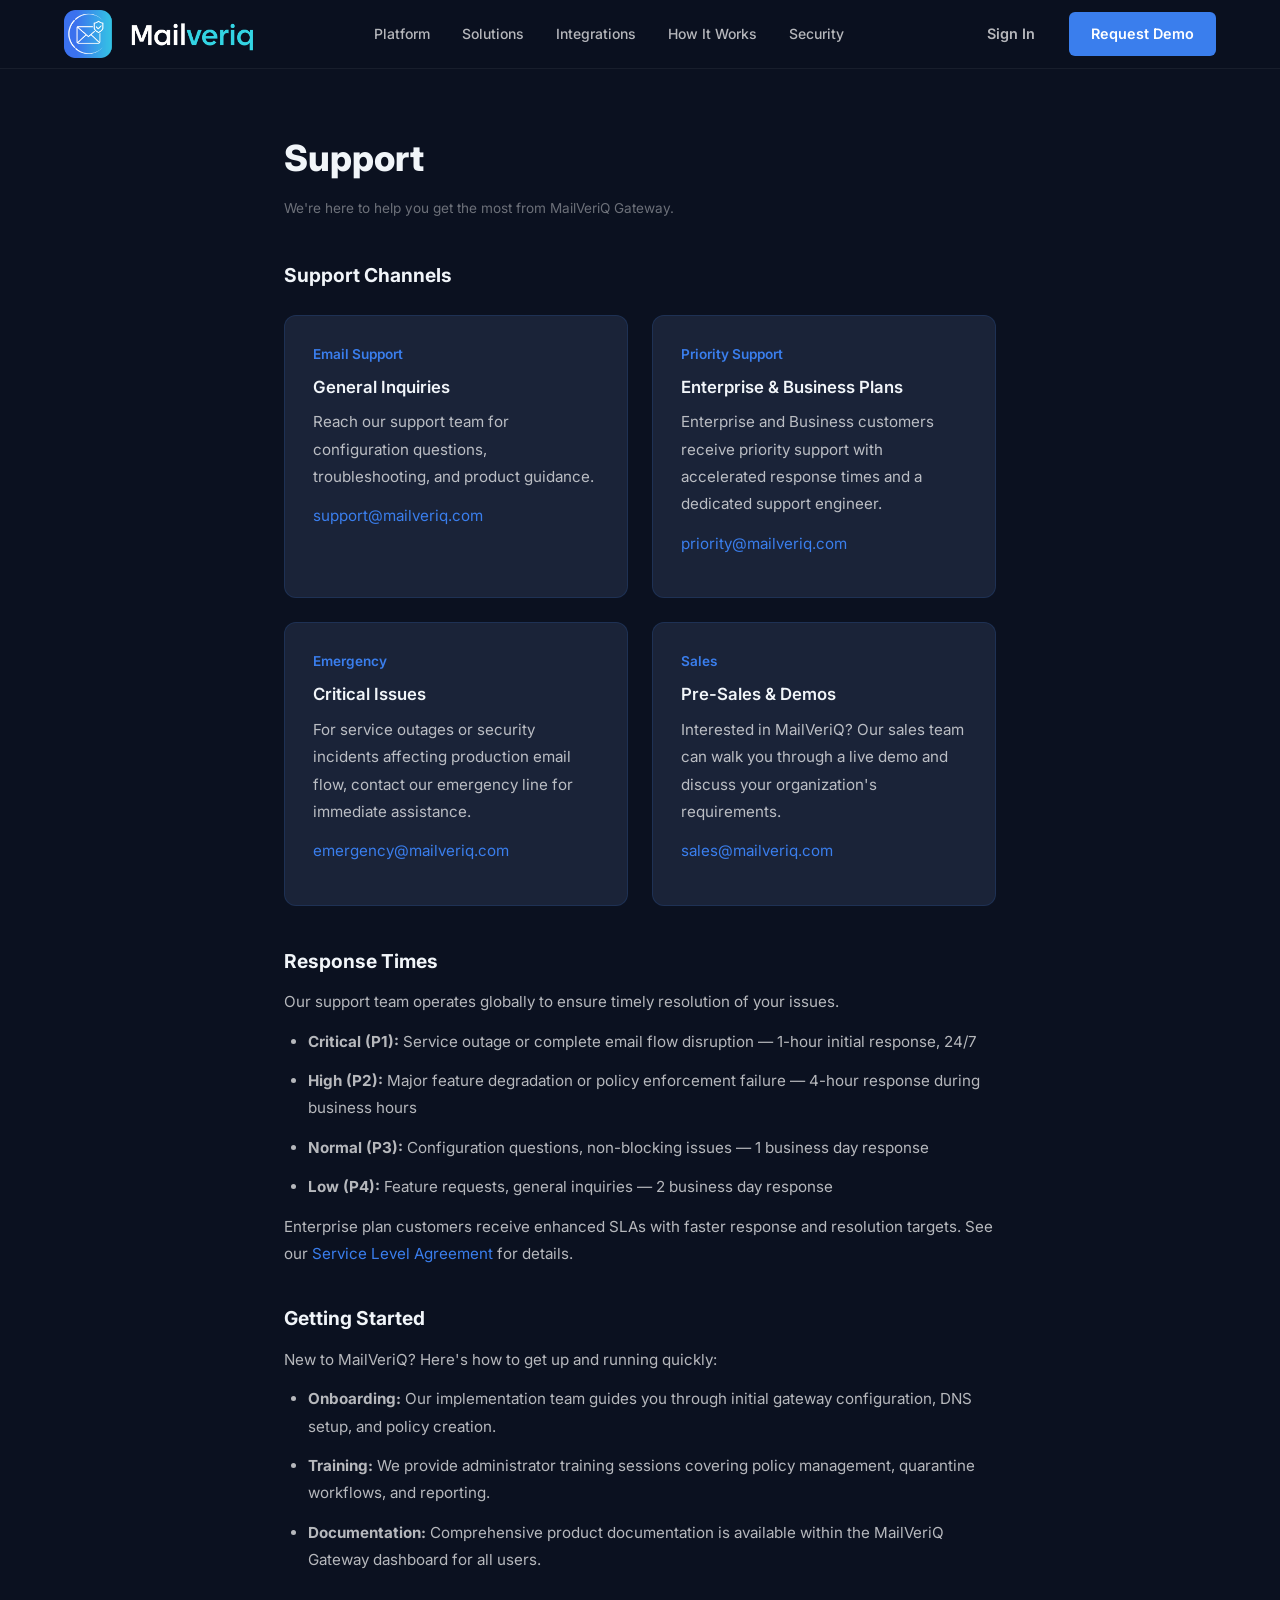
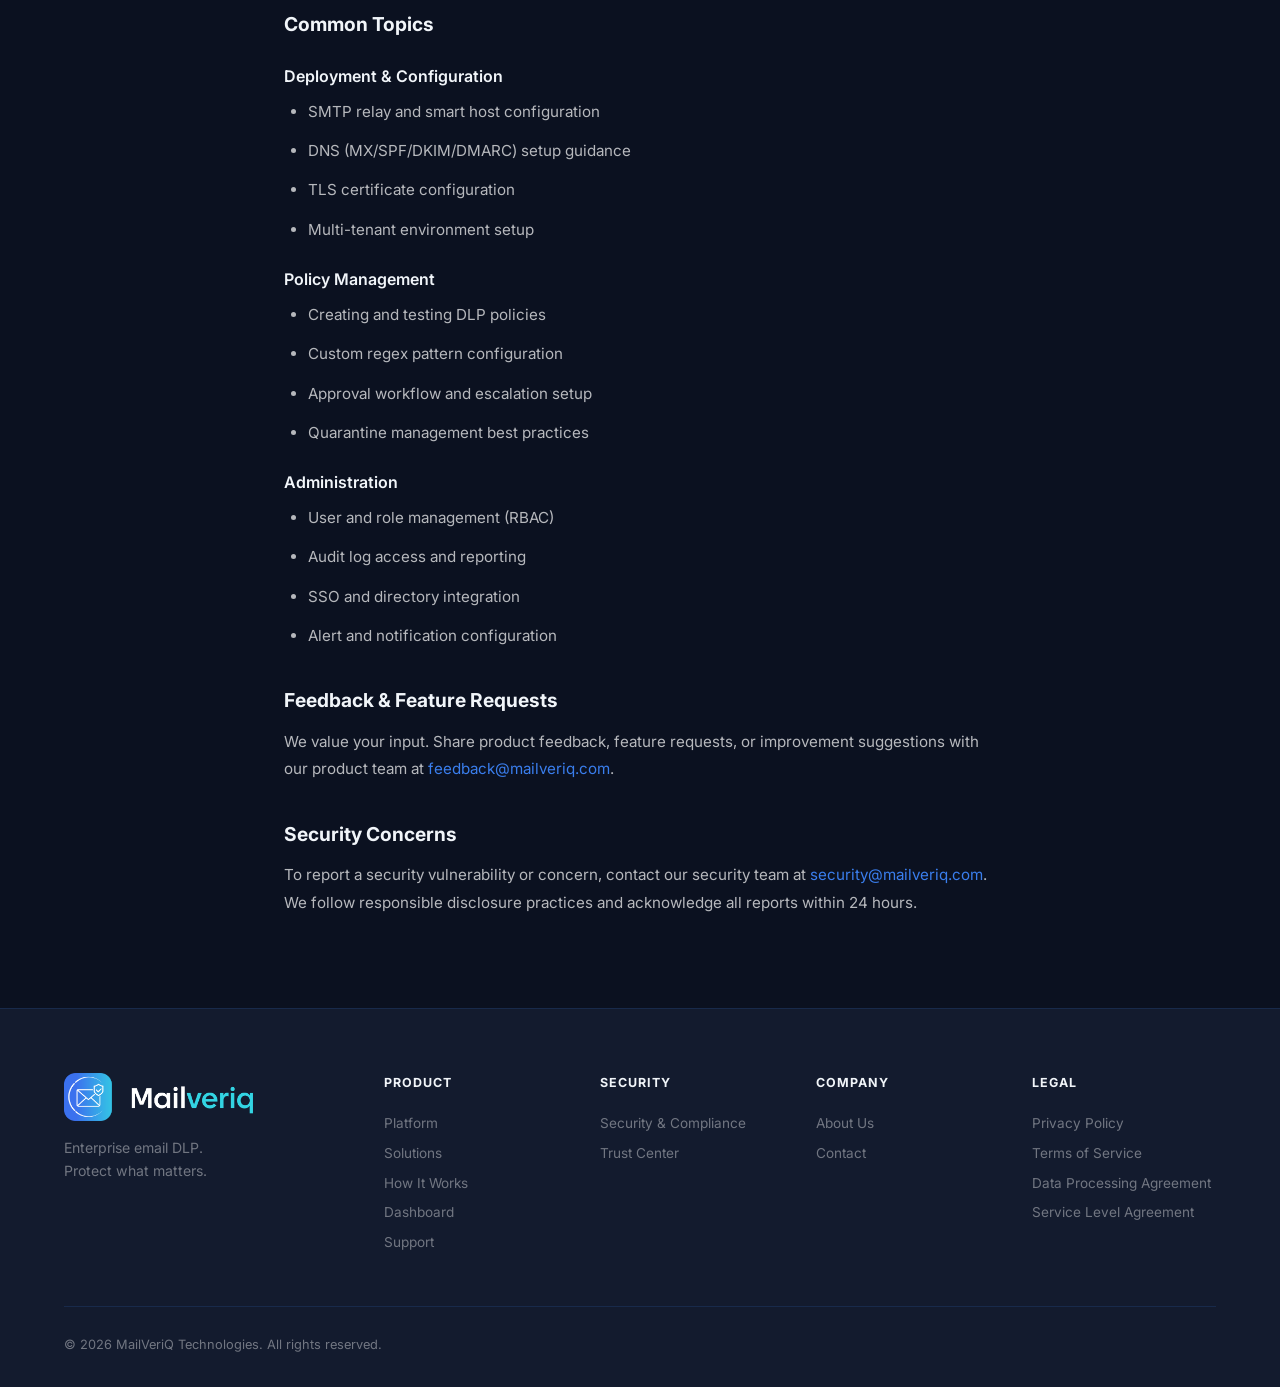
<file: support.html>
<!DOCTYPE html>
<html lang="en">
<head>
  <meta charset="UTF-8">
  <meta name="viewport" content="width=device-width, initial-scale=1.0">
  <meta name="description" content="MailVeriQ Support — Get help with deployment, configuration, and troubleshooting.">
  <title>Support — MailVeriQ</title>
  <link rel="icon" type="image/svg+xml" href="./assets/images/favicon.svg">
  <link rel="preconnect" href="https://fonts.googleapis.com">
  <link rel="preconnect" href="https://fonts.gstatic.com" crossorigin>
  <link href="https://fonts.googleapis.com/css2?family=Inter:wght@300;400;500;600;700;800&display=swap" rel="stylesheet">
  <link rel="stylesheet" href="./assets/css/styles.css">
  <style>
    .inner-page { padding: 130px 0 80px; }
    .inner-page h1 { font-size: 2.25rem; font-weight: 800; color: var(--text); margin-bottom: 8px; }
    .inner-page .updated { color: var(--text-muted); font-size: 0.85rem; margin-bottom: 40px; }
    .inner-page h2 { font-size: 1.2rem; font-weight: 700; color: var(--text); margin: 36px 0 12px; }
    .inner-page h3 { font-size: 1rem; font-weight: 600; color: var(--text); margin: 24px 0 8px; }
    .inner-page p, .inner-page li { color: var(--text-secondary); font-size: 0.95rem; line-height: 1.8; margin-bottom: 12px; }
    .inner-page ul { padding-left: 24px; list-style: disc; }
    .inner-page a { color: var(--blue); }
    .inner-content { max-width: 760px; }
    .support-grid { display: grid; grid-template-columns: repeat(auto-fit, minmax(300px, 1fr)); gap: 24px; margin: 24px 0 40px; }
    .support-card { background: var(--navy-surface, var(--bg-muted)); border: 1px solid var(--border); border-radius: 12px; padding: 28px; }
    .support-card h3 { margin-top: 0; font-size: 1.05rem; }
    .support-card .channel { font-size: 0.85rem; color: var(--blue); font-weight: 600; margin-bottom: 8px; }
  </style>
</head>
<body>
  <nav class="navbar scrolled" id="navbar">
    <div class="container navbar-inner">
      <a href="./index.html" class="logo">
        <img src="./assets/images/logo.png" alt="MailVeriQ" class="logo-img">
      </a>
      <div class="nav-links" id="nav-links">
        <a href="./index.html#platform" class="nav-link">Platform</a>
        <a href="./index.html#solutions" class="nav-link">Solutions</a>
        <a href="./index.html#integrations" class="nav-link">Integrations</a>
        <a href="./index.html#how-it-works" class="nav-link">How It Works</a>
        <a href="./index.html#security" class="nav-link">Security</a>
      </div>
      <div class="nav-actions">
        <a href="https://app.mailveriq.com" class="btn btn-ghost" target="_blank">Sign In</a>
        <a href="./index.html#contact" class="btn btn-primary">Request Demo</a>
        <button class="mobile-toggle" id="mobile-toggle" aria-label="Toggle menu">
          <span></span><span></span><span></span>
        </button>
      </div>
    </div>
  </nav>

  <section class="inner-page">
    <div class="container inner-content">
      <h1>Support</h1>
      <p class="updated">We're here to help you get the most from MailVeriQ Gateway.</p>

      <h2>Support Channels</h2>
      <div class="support-grid">
        <div class="support-card">
          <div class="channel">Email Support</div>
          <h3>General Inquiries</h3>
          <p>Reach our support team for configuration questions, troubleshooting, and product guidance.</p>
          <p><a href="mailto:support@mailveriq.com">support@mailveriq.com</a></p>
        </div>
        <div class="support-card">
          <div class="channel">Priority Support</div>
          <h3>Enterprise &amp; Business Plans</h3>
          <p>Enterprise and Business customers receive priority support with accelerated response times and a dedicated support engineer.</p>
          <p><a href="mailto:priority@mailveriq.com">priority@mailveriq.com</a></p>
        </div>
        <div class="support-card">
          <div class="channel">Emergency</div>
          <h3>Critical Issues</h3>
          <p>For service outages or security incidents affecting production email flow, contact our emergency line for immediate assistance.</p>
          <p><a href="mailto:emergency@mailveriq.com">emergency@mailveriq.com</a></p>
        </div>
        <div class="support-card">
          <div class="channel">Sales</div>
          <h3>Pre-Sales &amp; Demos</h3>
          <p>Interested in MailVeriQ? Our sales team can walk you through a live demo and discuss your organization's requirements.</p>
          <p><a href="mailto:sales@mailveriq.com">sales@mailveriq.com</a></p>
        </div>
      </div>

      <h2>Response Times</h2>
      <p>Our support team operates globally to ensure timely resolution of your issues.</p>
      <ul>
        <li><strong>Critical (P1):</strong> Service outage or complete email flow disruption — 1-hour initial response, 24/7</li>
        <li><strong>High (P2):</strong> Major feature degradation or policy enforcement failure — 4-hour response during business hours</li>
        <li><strong>Normal (P3):</strong> Configuration questions, non-blocking issues — 1 business day response</li>
        <li><strong>Low (P4):</strong> Feature requests, general inquiries — 2 business day response</li>
      </ul>
      <p>Enterprise plan customers receive enhanced SLAs with faster response and resolution targets. See our <a href="./sla.html">Service Level Agreement</a> for details.</p>

      <h2>Getting Started</h2>
      <p>New to MailVeriQ? Here's how to get up and running quickly:</p>
      <ul>
        <li><strong>Onboarding:</strong> Our implementation team guides you through initial gateway configuration, DNS setup, and policy creation.</li>
        <li><strong>Training:</strong> We provide administrator training sessions covering policy management, quarantine workflows, and reporting.</li>
        <li><strong>Documentation:</strong> Comprehensive product documentation is available within the MailVeriQ Gateway dashboard for all users.</li>
      </ul>

      <h2>Common Topics</h2>
      <h3>Deployment &amp; Configuration</h3>
      <ul>
        <li>SMTP relay and smart host configuration</li>
        <li>DNS (MX/SPF/DKIM/DMARC) setup guidance</li>
        <li>TLS certificate configuration</li>
        <li>Multi-tenant environment setup</li>
      </ul>

      <h3>Policy Management</h3>
      <ul>
        <li>Creating and testing DLP policies</li>
        <li>Custom regex pattern configuration</li>
        <li>Approval workflow and escalation setup</li>
        <li>Quarantine management best practices</li>
      </ul>

      <h3>Administration</h3>
      <ul>
        <li>User and role management (RBAC)</li>
        <li>Audit log access and reporting</li>
        <li>SSO and directory integration</li>
        <li>Alert and notification configuration</li>
      </ul>

      <h2>Feedback &amp; Feature Requests</h2>
      <p>We value your input. Share product feedback, feature requests, or improvement suggestions with our product team at <a href="mailto:feedback@mailveriq.com">feedback@mailveriq.com</a>.</p>

      <h2>Security Concerns</h2>
      <p>To report a security vulnerability or concern, contact our security team at <a href="mailto:security@mailveriq.com">security@mailveriq.com</a>. We follow responsible disclosure practices and acknowledge all reports within 24 hours.</p>
    </div>
  </section>

  <footer class="footer">
    <div class="container">
      <div class="footer-top">
        <div class="footer-brand">
          <a href="./index.html" class="logo">
            <img src="./assets/images/logo.png" alt="MailVeriQ" class="logo-img">
          </a>
          <p class="footer-tagline">Enterprise email DLP.<br>Protect what matters.</p>
        </div>
        <div class="footer-links">
          <div class="footer-col">
            <h4>Product</h4>
            <a href="./index.html#platform">Platform</a>
            <a href="./index.html#solutions">Solutions</a>
            <a href="./index.html#how-it-works">How It Works</a>
            <a href="./dashboard.html">Dashboard</a>
            <a href="./support.html">Support</a>
          </div>
          <div class="footer-col">
            <h4>Security</h4>
            <a href="./index.html#security">Security &amp; Compliance</a>
            <a href="./trust.html">Trust Center</a>
          </div>
          <div class="footer-col">
            <h4>Company</h4>
            <a href="./about.html">About Us</a>
            <a href="./index.html#contact">Contact</a>
          </div>
          <div class="footer-col">
            <h4>Legal</h4>
            <a href="./privacy.html">Privacy Policy</a>
            <a href="./terms.html">Terms of Service</a>
            <a href="./dpa.html">Data Processing Agreement</a>
            <a href="./sla.html">Service Level Agreement</a>
          </div>
        </div>
      </div>
      <div class="footer-bottom">
        <p>&copy; 2026 MailVeriQ Technologies. All rights reserved.</p>
      </div>
    </div>
  </footer>
  <script src="./assets/js/main.js"></script>
</body>
</html>
</file>
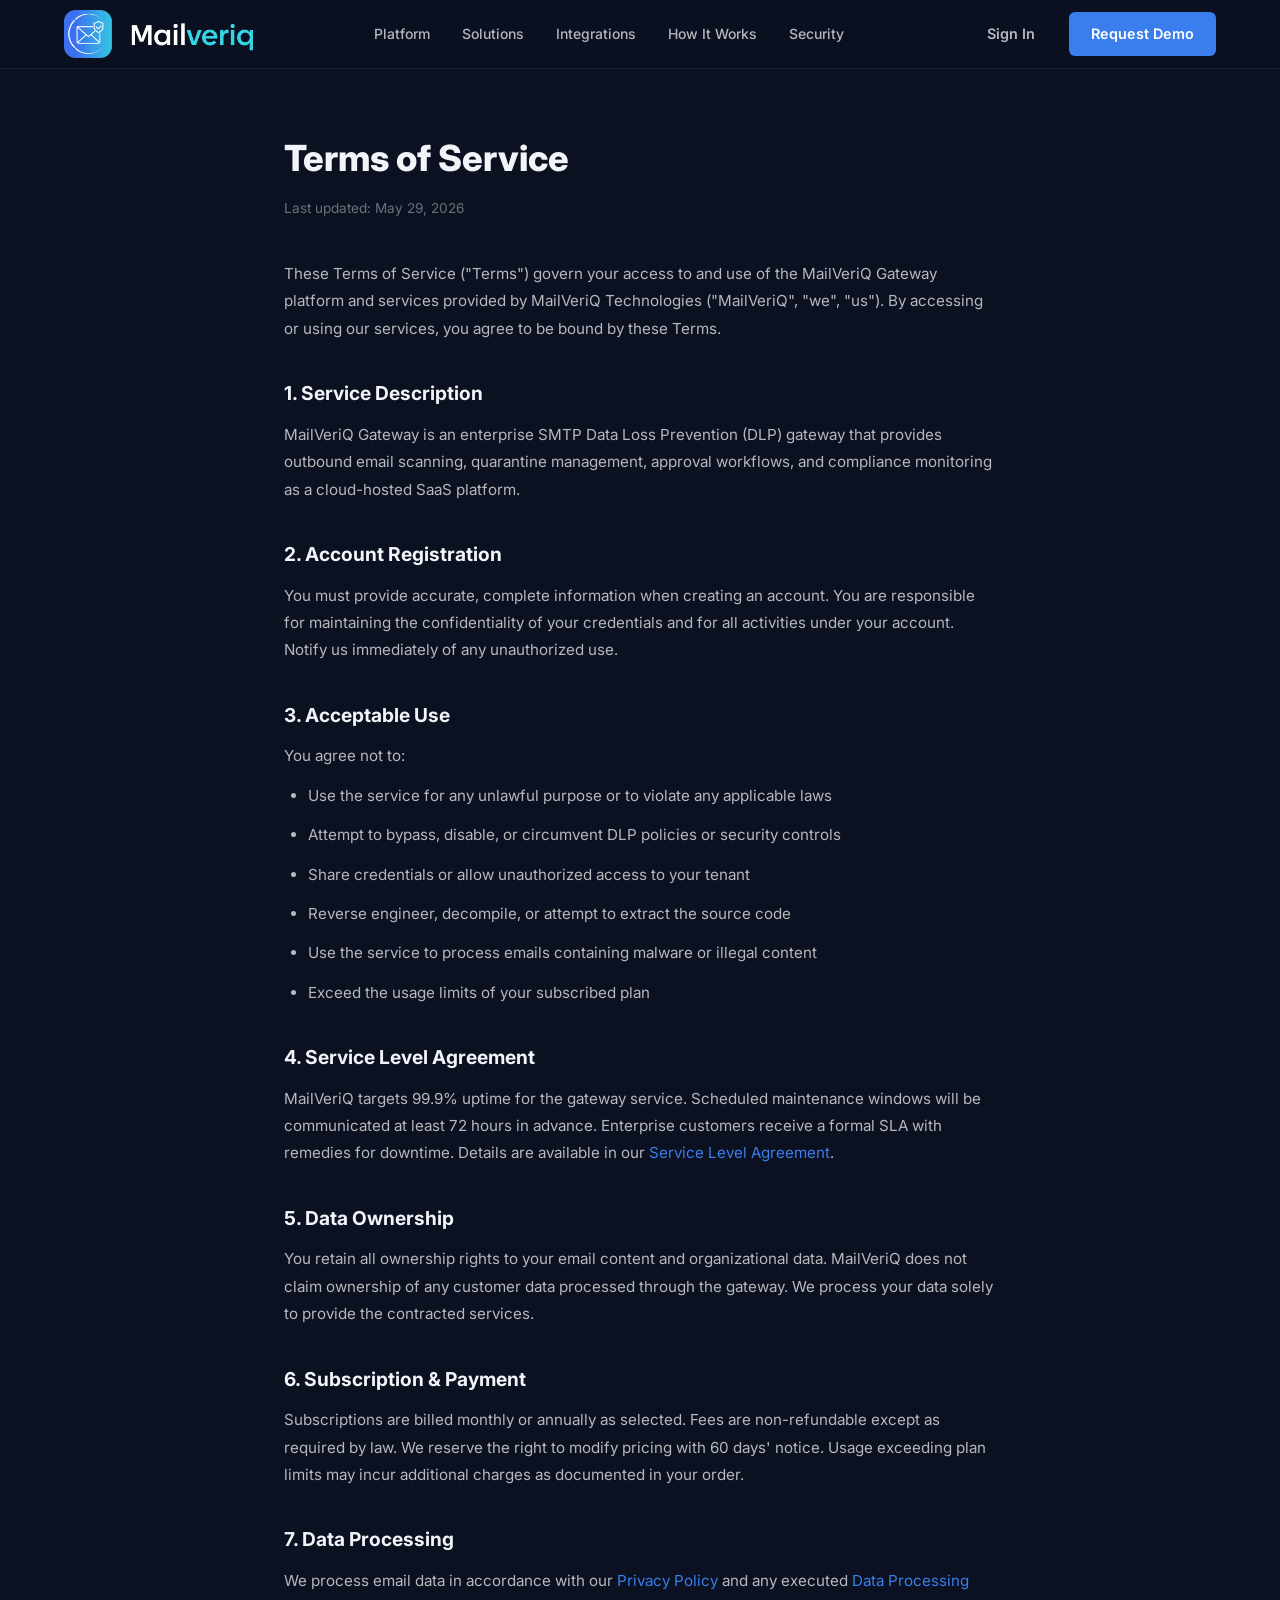
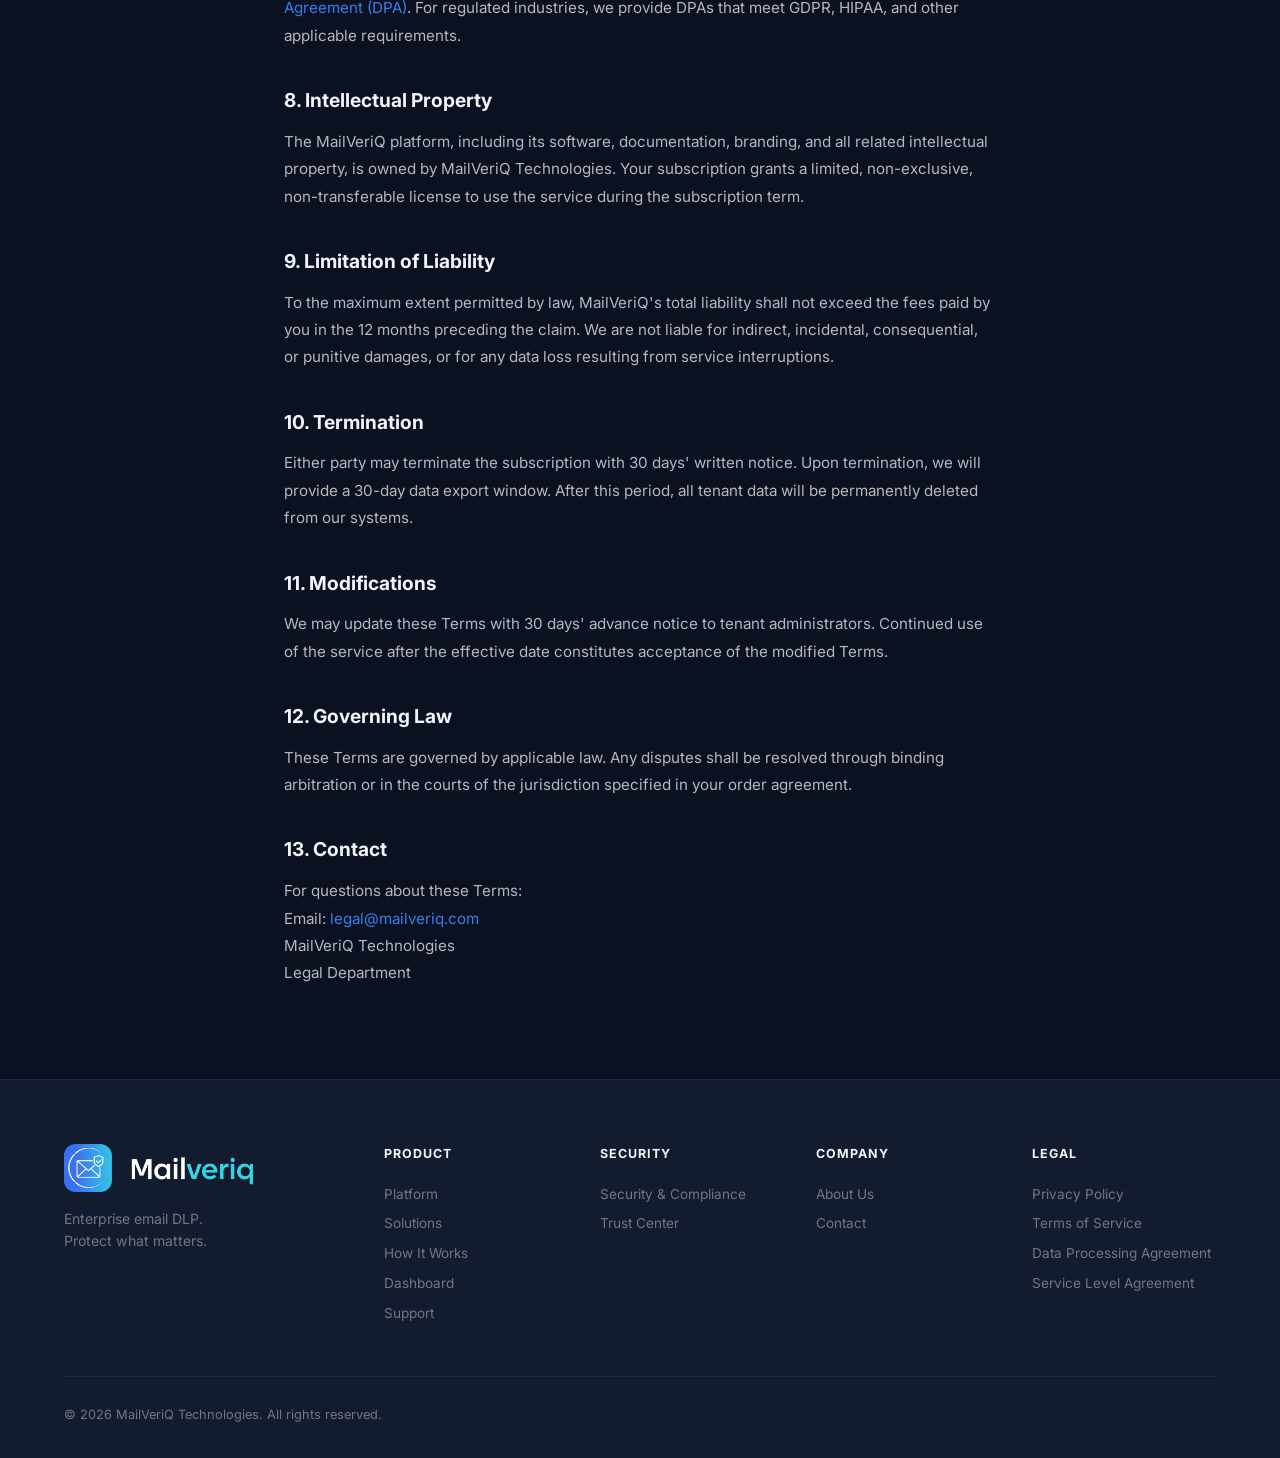
<file: terms.html>
<!DOCTYPE html>
<html lang="en">
<head>
  <meta charset="UTF-8">
  <meta name="viewport" content="width=device-width, initial-scale=1.0">
  <meta name="description" content="MailVeriQ Terms of Service — Terms governing use of the MailVeriQ Gateway platform.">
  <title>Terms of Service — MailVeriQ</title>
  <link rel="icon" type="image/svg+xml" href="./assets/images/favicon.svg">
  <link rel="preconnect" href="https://fonts.googleapis.com">
  <link rel="preconnect" href="https://fonts.gstatic.com" crossorigin>
  <link href="https://fonts.googleapis.com/css2?family=Inter:wght@300;400;500;600;700;800&display=swap" rel="stylesheet">
  <link rel="stylesheet" href="./assets/css/styles.css">
  <style>
    .inner-page { padding: 130px 0 80px; }
    .inner-page h1 { font-size: 2.25rem; font-weight: 800; color: var(--text); margin-bottom: 8px; }
    .inner-page .updated { color: var(--text-muted); font-size: 0.85rem; margin-bottom: 40px; }
    .inner-page h2 { font-size: 1.2rem; font-weight: 700; color: var(--text); margin: 36px 0 12px; }
    .inner-page h3 { font-size: 1rem; font-weight: 600; color: var(--text); margin: 24px 0 8px; }
    .inner-page p, .inner-page li { color: var(--text-secondary); font-size: 0.95rem; line-height: 1.8; margin-bottom: 12px; }
    .inner-page ul { padding-left: 24px; list-style: disc; }
    .inner-page a { color: var(--blue); }
    .inner-content { max-width: 760px; }
  </style>
</head>
<body>
  <nav class="navbar scrolled" id="navbar">
    <div class="container navbar-inner">
      <a href="./index.html" class="logo">
        <img src="./assets/images/logo.png" alt="MailVeriQ" class="logo-img">
      </a>
      <div class="nav-links" id="nav-links">
        <a href="./index.html#platform" class="nav-link">Platform</a>
        <a href="./index.html#solutions" class="nav-link">Solutions</a>
        <a href="./index.html#integrations" class="nav-link">Integrations</a>
        <a href="./index.html#how-it-works" class="nav-link">How It Works</a>
        <a href="./index.html#security" class="nav-link">Security</a>
      </div>
      <div class="nav-actions">
        <a href="https://app.mailveriq.com" class="btn btn-ghost" target="_blank">Sign In</a>
        <a href="./index.html#contact" class="btn btn-primary">Request Demo</a>
        <button class="mobile-toggle" id="mobile-toggle" aria-label="Toggle menu">
          <span></span><span></span><span></span>
        </button>
      </div>
    </div>
  </nav>

  <section class="inner-page">
    <div class="container inner-content">
      <h1>Terms of Service</h1>
      <p class="updated">Last updated: May 29, 2026</p>

      <p>These Terms of Service ("Terms") govern your access to and use of the MailVeriQ Gateway platform and services provided by MailVeriQ Technologies ("MailVeriQ", "we", "us"). By accessing or using our services, you agree to be bound by these Terms.</p>

      <h2>1. Service Description</h2>
      <p>MailVeriQ Gateway is an enterprise SMTP Data Loss Prevention (DLP) gateway that provides outbound email scanning, quarantine management, approval workflows, and compliance monitoring as a cloud-hosted SaaS platform.</p>

      <h2>2. Account Registration</h2>
      <p>You must provide accurate, complete information when creating an account. You are responsible for maintaining the confidentiality of your credentials and for all activities under your account. Notify us immediately of any unauthorized use.</p>

      <h2>3. Acceptable Use</h2>
      <p>You agree not to:</p>
      <ul>
        <li>Use the service for any unlawful purpose or to violate any applicable laws</li>
        <li>Attempt to bypass, disable, or circumvent DLP policies or security controls</li>
        <li>Share credentials or allow unauthorized access to your tenant</li>
        <li>Reverse engineer, decompile, or attempt to extract the source code</li>
        <li>Use the service to process emails containing malware or illegal content</li>
        <li>Exceed the usage limits of your subscribed plan</li>
      </ul>

      <h2>4. Service Level Agreement</h2>
      <p>MailVeriQ targets 99.9% uptime for the gateway service. Scheduled maintenance windows will be communicated at least 72 hours in advance. Enterprise customers receive a formal SLA with remedies for downtime. Details are available in our <a href="./sla.html">Service Level Agreement</a>.</p>

      <h2>5. Data Ownership</h2>
      <p>You retain all ownership rights to your email content and organizational data. MailVeriQ does not claim ownership of any customer data processed through the gateway. We process your data solely to provide the contracted services.</p>

      <h2>6. Subscription &amp; Payment</h2>
      <p>Subscriptions are billed monthly or annually as selected. Fees are non-refundable except as required by law. We reserve the right to modify pricing with 60 days' notice. Usage exceeding plan limits may incur additional charges as documented in your order.</p>

      <h2>7. Data Processing</h2>
      <p>We process email data in accordance with our <a href="./privacy.html">Privacy Policy</a> and any executed <a href="./dpa.html">Data Processing Agreement (DPA)</a>. For regulated industries, we provide DPAs that meet GDPR, HIPAA, and other applicable requirements.</p>

      <h2>8. Intellectual Property</h2>
      <p>The MailVeriQ platform, including its software, documentation, branding, and all related intellectual property, is owned by MailVeriQ Technologies. Your subscription grants a limited, non-exclusive, non-transferable license to use the service during the subscription term.</p>

      <h2>9. Limitation of Liability</h2>
      <p>To the maximum extent permitted by law, MailVeriQ's total liability shall not exceed the fees paid by you in the 12 months preceding the claim. We are not liable for indirect, incidental, consequential, or punitive damages, or for any data loss resulting from service interruptions.</p>

      <h2>10. Termination</h2>
      <p>Either party may terminate the subscription with 30 days' written notice. Upon termination, we will provide a 30-day data export window. After this period, all tenant data will be permanently deleted from our systems.</p>

      <h2>11. Modifications</h2>
      <p>We may update these Terms with 30 days' advance notice to tenant administrators. Continued use of the service after the effective date constitutes acceptance of the modified Terms.</p>

      <h2>12. Governing Law</h2>
      <p>These Terms are governed by applicable law. Any disputes shall be resolved through binding arbitration or in the courts of the jurisdiction specified in your order agreement.</p>

      <h2>13. Contact</h2>
      <p>For questions about these Terms:<br>
      Email: <a href="mailto:legal@mailveriq.com">legal@mailveriq.com</a><br>
      MailVeriQ Technologies<br>
      Legal Department</p>
    </div>
  </section>

  <footer class="footer">
    <div class="container">
      <div class="footer-top">
        <div class="footer-brand">
          <a href="./index.html" class="logo">
            <img src="./assets/images/logo.png" alt="MailVeriQ" class="logo-img">
          </a>
          <p class="footer-tagline">Enterprise email DLP.<br>Protect what matters.</p>
        </div>
        <div class="footer-links">
          <div class="footer-col">
            <h4>Product</h4>
            <a href="./index.html#platform">Platform</a>
            <a href="./index.html#solutions">Solutions</a>
            <a href="./index.html#how-it-works">How It Works</a>
            <a href="./dashboard.html">Dashboard</a>
            <a href="./support.html">Support</a>
          </div>
          <div class="footer-col">
            <h4>Security</h4>
            <a href="./index.html#security">Security &amp; Compliance</a>
            <a href="./trust.html">Trust Center</a>
          </div>
          <div class="footer-col">
            <h4>Company</h4>
            <a href="./about.html">About Us</a>
            <a href="./index.html#contact">Contact</a>
          </div>
          <div class="footer-col">
            <h4>Legal</h4>
            <a href="./privacy.html">Privacy Policy</a>
            <a href="./terms.html">Terms of Service</a>
            <a href="./dpa.html">Data Processing Agreement</a>
            <a href="./sla.html">Service Level Agreement</a>
          </div>
        </div>
      </div>
      <div class="footer-bottom">
        <p>&copy; 2026 MailVeriQ Technologies. All rights reserved.</p>
      </div>
    </div>
  </footer>
  <script src="./assets/js/main.js"></script>
</body>
</html>
</file>
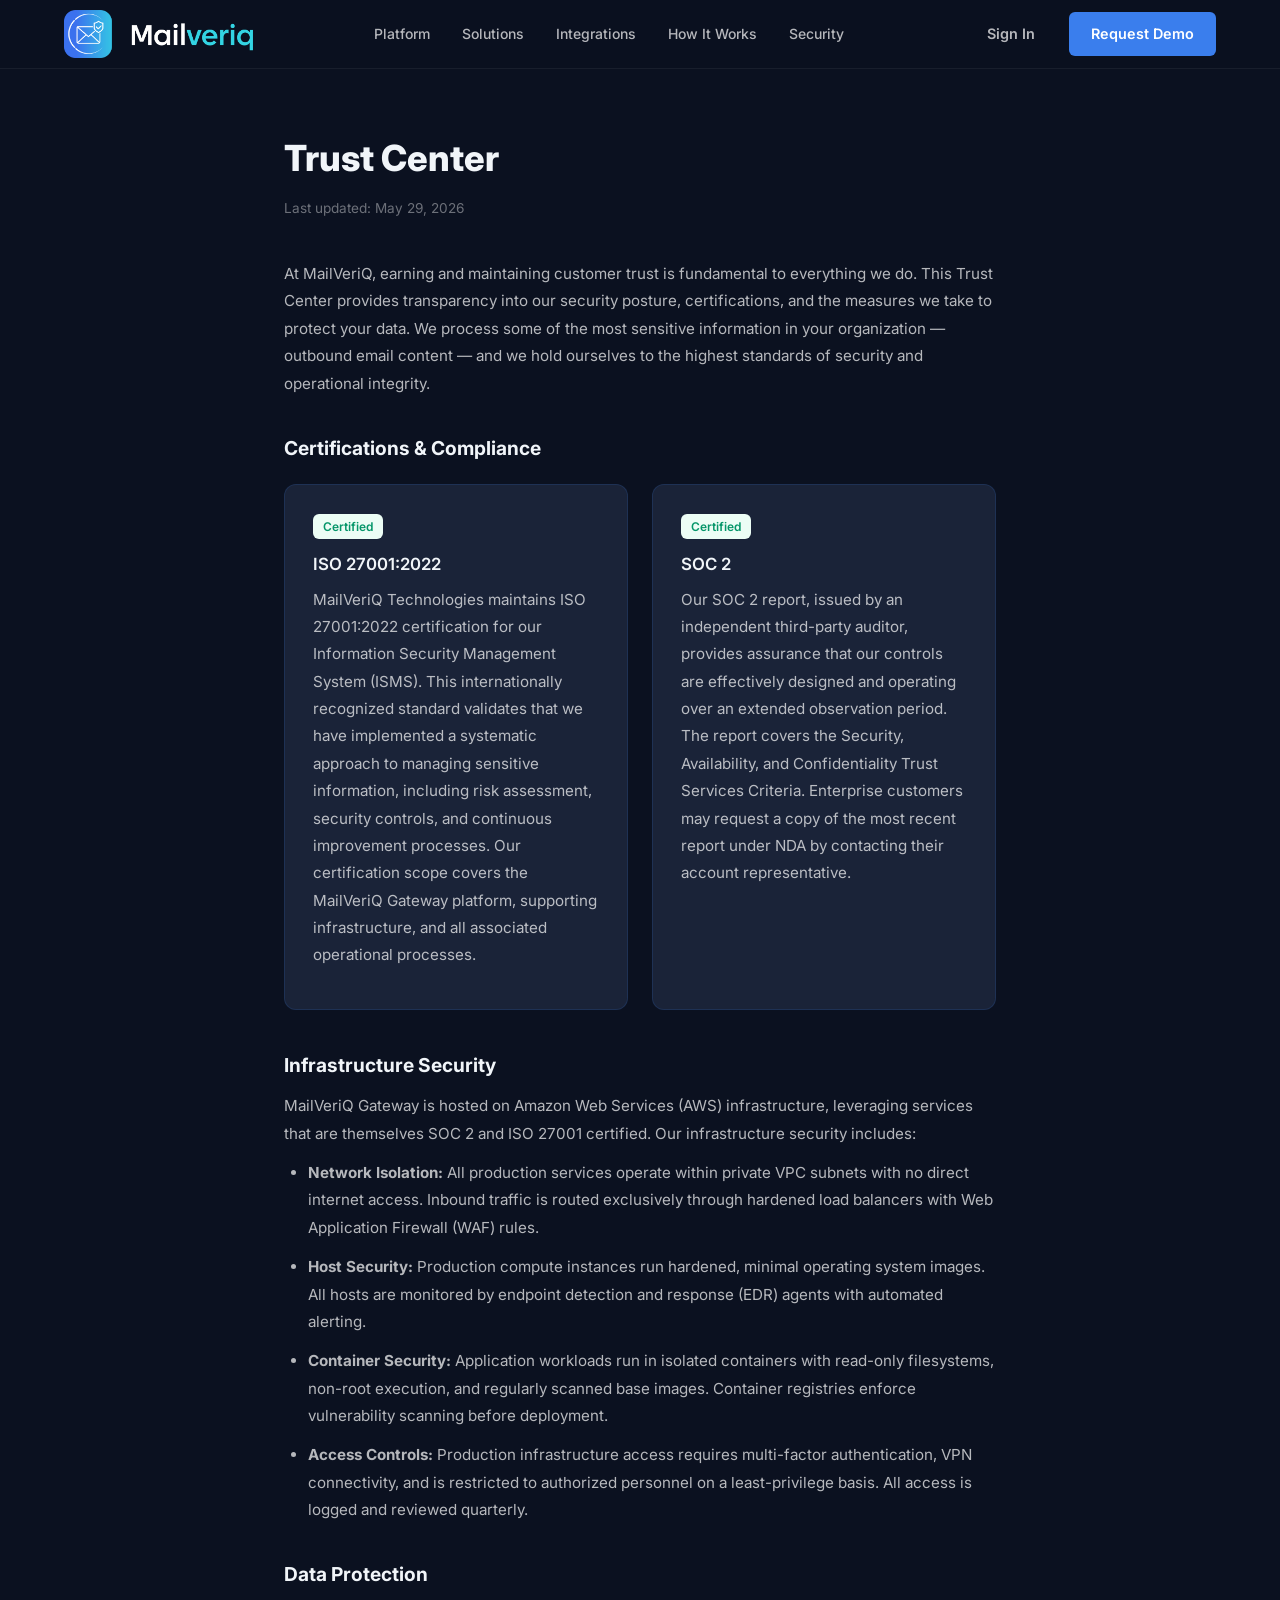
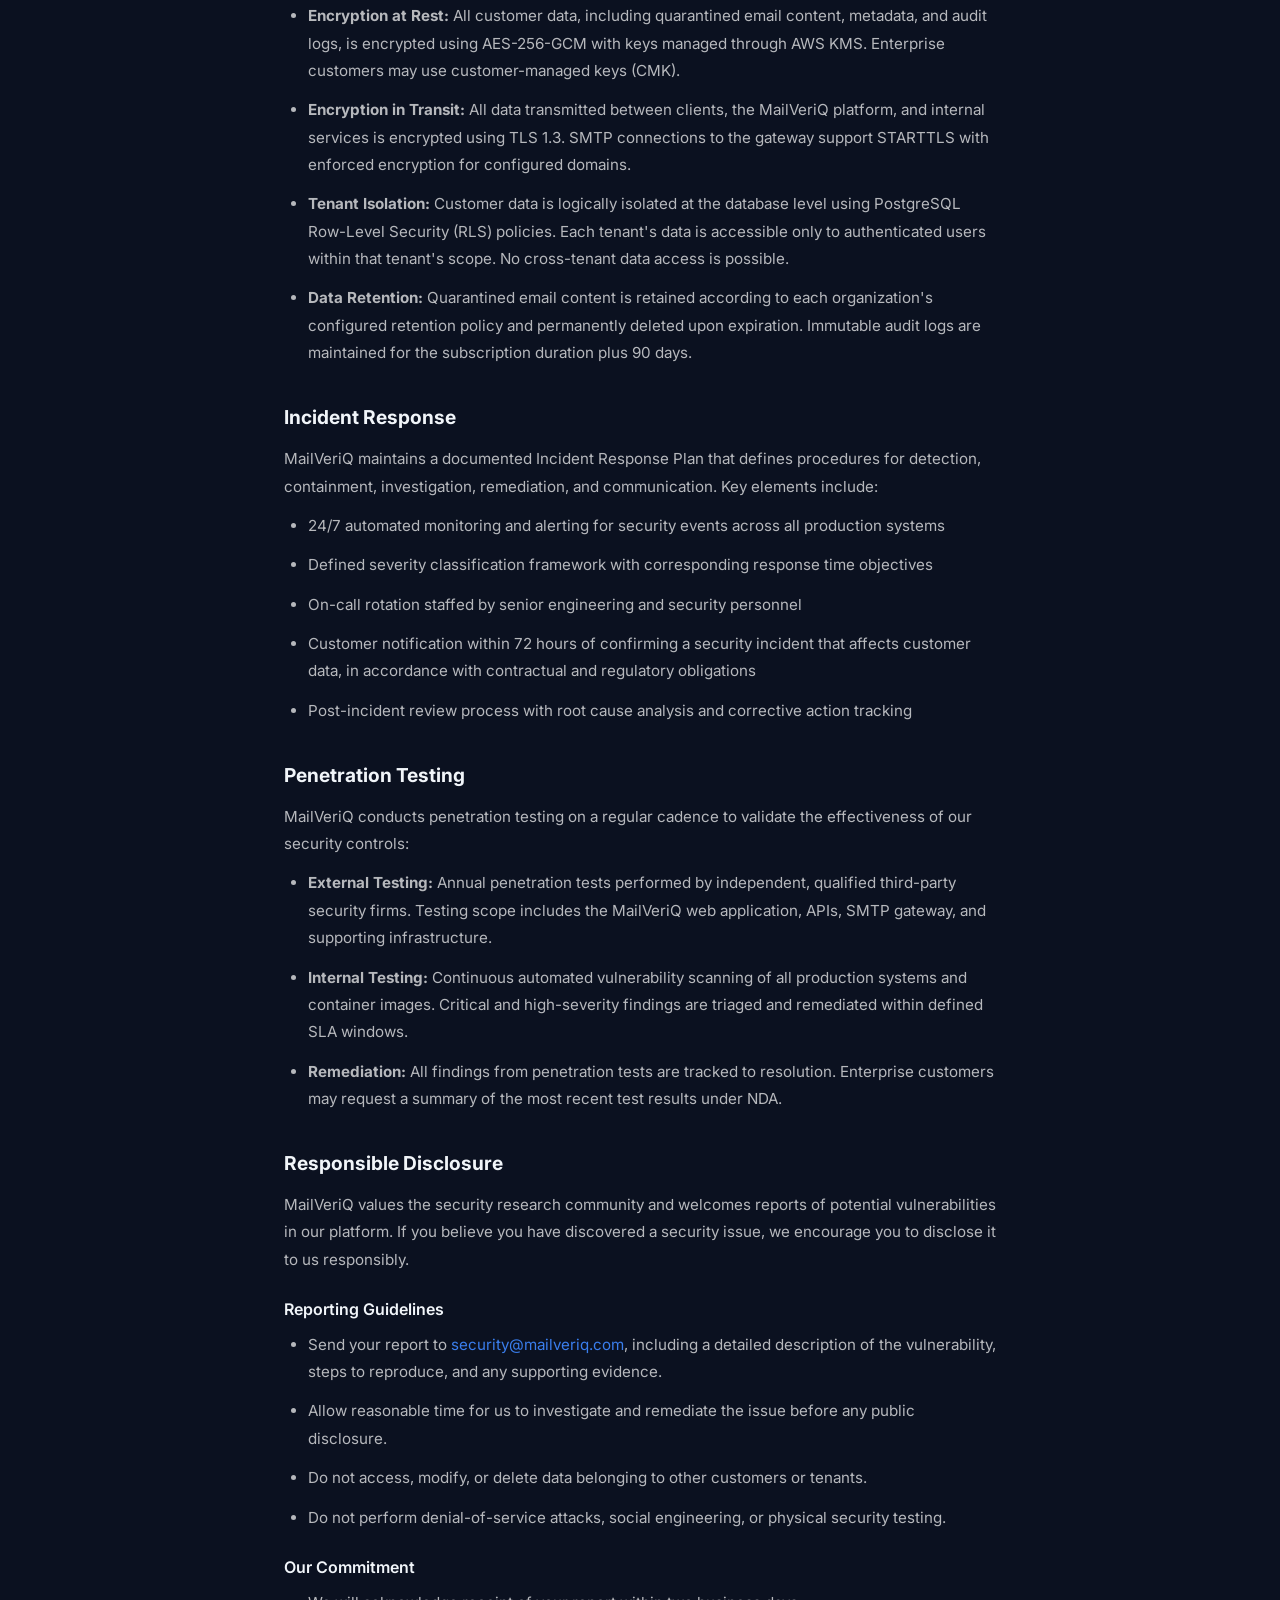
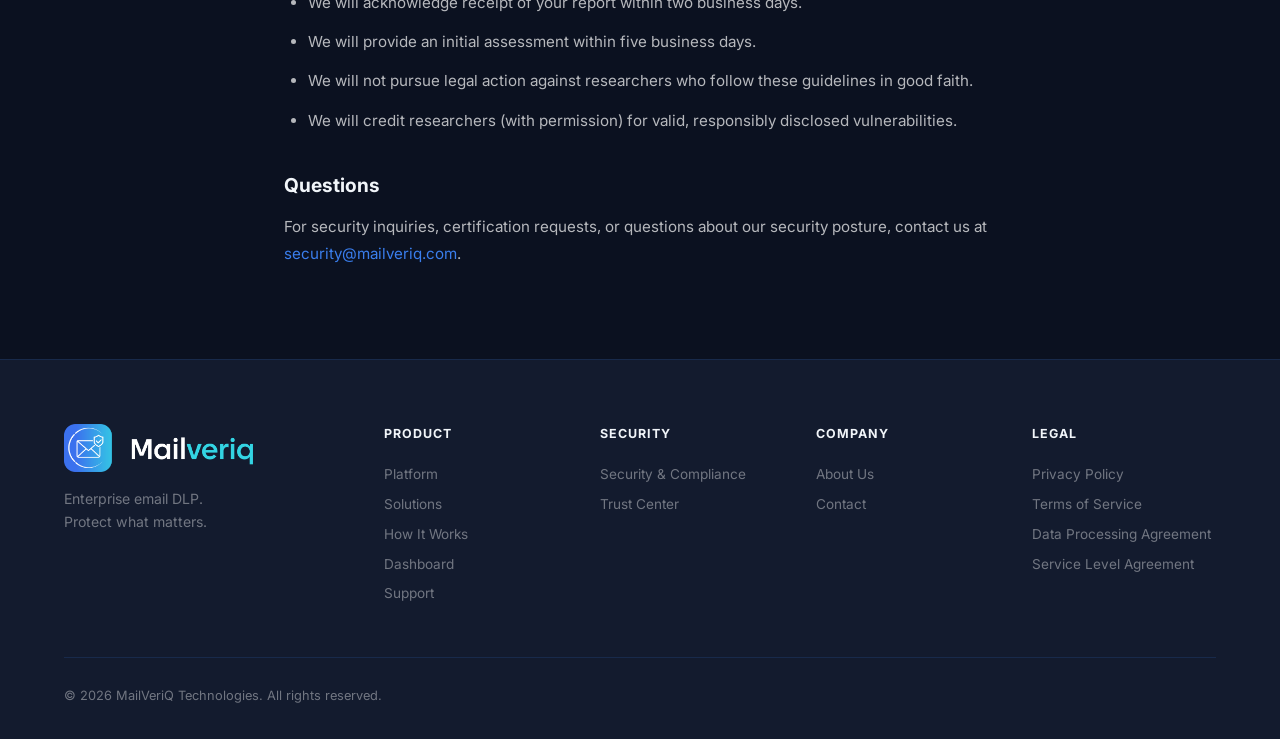
<file: trust.html>
<!DOCTYPE html>
<html lang="en">
<head>
  <meta charset="UTF-8">
  <meta name="viewport" content="width=device-width, initial-scale=1.0">
  <meta name="description" content="MailVeriQ Trust Center — Security certifications, infrastructure details, and responsible disclosure program.">
  <title>Trust Center — MailVeriQ</title>
  <link rel="icon" type="image/svg+xml" href="./assets/images/favicon.svg">
  <link rel="preconnect" href="https://fonts.googleapis.com">
  <link rel="preconnect" href="https://fonts.gstatic.com" crossorigin>
  <link href="https://fonts.googleapis.com/css2?family=Inter:wght@300;400;500;600;700;800&display=swap" rel="stylesheet">
  <link rel="stylesheet" href="./assets/css/styles.css">
  <style>
    .inner-page { padding: 130px 0 80px; }
    .inner-page h1 { font-size: 2.25rem; font-weight: 800; color: var(--text); margin-bottom: 8px; }
    .inner-page .updated { color: var(--text-muted); font-size: 0.85rem; margin-bottom: 40px; }
    .inner-page h2 { font-size: 1.2rem; font-weight: 700; color: var(--text); margin: 36px 0 12px; }
    .inner-page h3 { font-size: 1rem; font-weight: 600; color: var(--text); margin: 24px 0 8px; }
    .inner-page p, .inner-page li { color: var(--text-secondary); font-size: 0.95rem; line-height: 1.8; margin-bottom: 12px; }
    .inner-page ul { padding-left: 24px; list-style: disc; }
    .inner-page a { color: var(--blue); }
    .inner-content { max-width: 760px; }
    .cert-grid { display: grid; grid-template-columns: repeat(auto-fit, minmax(300px, 1fr)); gap: 24px; margin: 20px 0 40px; }
    .cert-card { background: var(--navy-surface, var(--bg-muted)); border: 1px solid var(--border); border-radius: 12px; padding: 28px; }
    .cert-card h3 { margin-top: 0; color: var(--text); font-size: 1.05rem; }
    .cert-card .badge { display: inline-block; font-size: 0.75rem; font-weight: 600; color: #059669; background: #ecfdf5; border-radius: 6px; padding: 3px 10px; margin-bottom: 12px; }
  </style>
</head>
<body>
  <nav class="navbar scrolled" id="navbar">
    <div class="container navbar-inner">
      <a href="./index.html" class="logo">
        <img src="./assets/images/logo.png" alt="MailVeriQ" class="logo-img">
      </a>
      <div class="nav-links" id="nav-links">
        <a href="./index.html#platform" class="nav-link">Platform</a>
        <a href="./index.html#solutions" class="nav-link">Solutions</a>
        <a href="./index.html#integrations" class="nav-link">Integrations</a>
        <a href="./index.html#how-it-works" class="nav-link">How It Works</a>
        <a href="./index.html#security" class="nav-link">Security</a>
      </div>
      <div class="nav-actions">
        <a href="https://app.mailveriq.com" class="btn btn-ghost" target="_blank">Sign In</a>
        <a href="./index.html#contact" class="btn btn-primary">Request Demo</a>
        <button class="mobile-toggle" id="mobile-toggle" aria-label="Toggle menu">
          <span></span><span></span><span></span>
        </button>
      </div>
    </div>
  </nav>

  <section class="inner-page">
    <div class="container inner-content">
      <h1>Trust Center</h1>
      <p class="updated">Last updated: May 29, 2026</p>

      <p>At MailVeriQ, earning and maintaining customer trust is fundamental to everything we do. This Trust Center provides transparency into our security posture, certifications, and the measures we take to protect your data. We process some of the most sensitive information in your organization — outbound email content — and we hold ourselves to the highest standards of security and operational integrity.</p>

      <h2>Certifications &amp; Compliance</h2>
      <div class="cert-grid">
        <div class="cert-card">
          <span class="badge">Certified</span>
          <h3>ISO 27001:2022</h3>
          <p>MailVeriQ Technologies maintains ISO 27001:2022 certification for our Information Security Management System (ISMS). This internationally recognized standard validates that we have implemented a systematic approach to managing sensitive information, including risk assessment, security controls, and continuous improvement processes. Our certification scope covers the MailVeriQ Gateway platform, supporting infrastructure, and all associated operational processes.</p>
        </div>
        <div class="cert-card">
          <span class="badge">Certified</span>
          <h3>SOC 2</h3>
          <p>Our SOC 2 report, issued by an independent third-party auditor, provides assurance that our controls are effectively designed and operating over an extended observation period. The report covers the Security, Availability, and Confidentiality Trust Services Criteria. Enterprise customers may request a copy of the most recent report under NDA by contacting their account representative.</p>
        </div>
      </div>

      <h2>Infrastructure Security</h2>
      <p>MailVeriQ Gateway is hosted on Amazon Web Services (AWS) infrastructure, leveraging services that are themselves SOC 2 and ISO 27001 certified. Our infrastructure security includes:</p>
      <ul>
        <li><strong>Network Isolation:</strong> All production services operate within private VPC subnets with no direct internet access. Inbound traffic is routed exclusively through hardened load balancers with Web Application Firewall (WAF) rules.</li>
        <li><strong>Host Security:</strong> Production compute instances run hardened, minimal operating system images. All hosts are monitored by endpoint detection and response (EDR) agents with automated alerting.</li>
        <li><strong>Container Security:</strong> Application workloads run in isolated containers with read-only filesystems, non-root execution, and regularly scanned base images. Container registries enforce vulnerability scanning before deployment.</li>
        <li><strong>Access Controls:</strong> Production infrastructure access requires multi-factor authentication, VPN connectivity, and is restricted to authorized personnel on a least-privilege basis. All access is logged and reviewed quarterly.</li>
      </ul>

      <h2>Data Protection</h2>
      <ul>
        <li><strong>Encryption at Rest:</strong> All customer data, including quarantined email content, metadata, and audit logs, is encrypted using AES-256-GCM with keys managed through AWS KMS. Enterprise customers may use customer-managed keys (CMK).</li>
        <li><strong>Encryption in Transit:</strong> All data transmitted between clients, the MailVeriQ platform, and internal services is encrypted using TLS 1.3. SMTP connections to the gateway support STARTTLS with enforced encryption for configured domains.</li>
        <li><strong>Tenant Isolation:</strong> Customer data is logically isolated at the database level using PostgreSQL Row-Level Security (RLS) policies. Each tenant's data is accessible only to authenticated users within that tenant's scope. No cross-tenant data access is possible.</li>
        <li><strong>Data Retention:</strong> Quarantined email content is retained according to each organization's configured retention policy and permanently deleted upon expiration. Immutable audit logs are maintained for the subscription duration plus 90 days.</li>
      </ul>

      <h2>Incident Response</h2>
      <p>MailVeriQ maintains a documented Incident Response Plan that defines procedures for detection, containment, investigation, remediation, and communication. Key elements include:</p>
      <ul>
        <li>24/7 automated monitoring and alerting for security events across all production systems</li>
        <li>Defined severity classification framework with corresponding response time objectives</li>
        <li>On-call rotation staffed by senior engineering and security personnel</li>
        <li>Customer notification within 72 hours of confirming a security incident that affects customer data, in accordance with contractual and regulatory obligations</li>
        <li>Post-incident review process with root cause analysis and corrective action tracking</li>
      </ul>

      <h2>Penetration Testing</h2>
      <p>MailVeriQ conducts penetration testing on a regular cadence to validate the effectiveness of our security controls:</p>
      <ul>
        <li><strong>External Testing:</strong> Annual penetration tests performed by independent, qualified third-party security firms. Testing scope includes the MailVeriQ web application, APIs, SMTP gateway, and supporting infrastructure.</li>
        <li><strong>Internal Testing:</strong> Continuous automated vulnerability scanning of all production systems and container images. Critical and high-severity findings are triaged and remediated within defined SLA windows.</li>
        <li><strong>Remediation:</strong> All findings from penetration tests are tracked to resolution. Enterprise customers may request a summary of the most recent test results under NDA.</li>
      </ul>

      <h2>Responsible Disclosure</h2>
      <p>MailVeriQ values the security research community and welcomes reports of potential vulnerabilities in our platform. If you believe you have discovered a security issue, we encourage you to disclose it to us responsibly.</p>
      <h3>Reporting Guidelines</h3>
      <ul>
        <li>Send your report to <a href="mailto:security@mailveriq.com">security@mailveriq.com</a>, including a detailed description of the vulnerability, steps to reproduce, and any supporting evidence.</li>
        <li>Allow reasonable time for us to investigate and remediate the issue before any public disclosure.</li>
        <li>Do not access, modify, or delete data belonging to other customers or tenants.</li>
        <li>Do not perform denial-of-service attacks, social engineering, or physical security testing.</li>
      </ul>
      <h3>Our Commitment</h3>
      <ul>
        <li>We will acknowledge receipt of your report within two business days.</li>
        <li>We will provide an initial assessment within five business days.</li>
        <li>We will not pursue legal action against researchers who follow these guidelines in good faith.</li>
        <li>We will credit researchers (with permission) for valid, responsibly disclosed vulnerabilities.</li>
      </ul>

      <h2>Questions</h2>
      <p>For security inquiries, certification requests, or questions about our security posture, contact us at <a href="mailto:security@mailveriq.com">security@mailveriq.com</a>.</p>
    </div>
  </section>

  <footer class="footer">
    <div class="container">
      <div class="footer-top">
        <div class="footer-brand">
          <a href="./index.html" class="logo">
            <img src="./assets/images/logo.png" alt="MailVeriQ" class="logo-img">
          </a>
          <p class="footer-tagline">Enterprise email DLP.<br>Protect what matters.</p>
        </div>
        <div class="footer-links">
          <div class="footer-col">
            <h4>Product</h4>
            <a href="./index.html#platform">Platform</a>
            <a href="./index.html#solutions">Solutions</a>
            <a href="./index.html#how-it-works">How It Works</a>
            <a href="./dashboard.html">Dashboard</a>
            <a href="./support.html">Support</a>
          </div>
          <div class="footer-col">
            <h4>Security</h4>
            <a href="./index.html#security">Security &amp; Compliance</a>
            <a href="./trust.html">Trust Center</a>
          </div>
          <div class="footer-col">
            <h4>Company</h4>
            <a href="./about.html">About Us</a>
            <a href="./index.html#contact">Contact</a>
          </div>
          <div class="footer-col">
            <h4>Legal</h4>
            <a href="./privacy.html">Privacy Policy</a>
            <a href="./terms.html">Terms of Service</a>
            <a href="./dpa.html">Data Processing Agreement</a>
            <a href="./sla.html">Service Level Agreement</a>
          </div>
        </div>
      </div>
      <div class="footer-bottom">
        <p>&copy; 2026 MailVeriQ Technologies. All rights reserved.</p>
      </div>
    </div>
  </footer>
  <script src="./assets/js/main.js"></script>
</body>
</html>
</file>
<file: assets/css/styles.css>
/* ============================================
   MailVeriQ Gateway — Dark Navy Theme
   ============================================ */

*, *::before, *::after {
  margin: 0;
  padding: 0;
  box-sizing: border-box;
}

:root {
  --navy: #0B1120;
  --navy-light: #131B2E;
  --navy-surface: #1A2338;
  --blue: #3A7EED;
  --blue-light: #5A96F2;
  --blue-pale: rgba(58,126,237,0.1);
  --cyan: #33D4E3;
  --cyan-light: #5DE0EC;
  --cyan-pale: rgba(51,212,227,0.1);
  --teal: #33D4E3;
  --teal-pale: rgba(51,212,227,0.08);
  --green: #34D399;
  --green-pale: rgba(52,211,153,0.1);
  --purple: #A78BFA;
  --purple-pale: rgba(167,139,250,0.1);
  --orange: #FB923C;
  --orange-pale: rgba(251,146,60,0.1);
  --red: #F87171;
  --bg: #0B1120;
  --bg-subtle: #131B2E;
  --bg-muted: #1A2338;
  --border: rgba(58,126,237,0.15);
  --border-light: rgba(58,126,237,0.08);
  --text: #F1F5F9;
  --text-secondary: rgba(255,255,255,0.7);
  --text-muted: rgba(255,255,255,0.4);
  --shadow-sm: 0 1px 2px rgba(0,0,0,0.3);
  --shadow-md: 0 4px 12px rgba(0,0,0,0.4);
  --shadow-lg: 0 12px 40px rgba(0,0,0,0.5);
  --shadow-xl: 0 20px 60px rgba(0,0,0,0.6);
  --radius-sm: 6px;
  --radius-md: 10px;
  --radius-lg: 16px;
  --radius-xl: 24px;
  --font: 'Inter', -apple-system, BlinkMacSystemFont, 'Segoe UI', sans-serif;
  --transition: 0.2s ease;
}

html { scroll-behavior: smooth; -webkit-font-smoothing: antialiased; }

body {
  font-family: var(--font);
  background: var(--bg);
  color: var(--text);
  line-height: 1.6;
  overflow-x: hidden;
}

a { color: inherit; text-decoration: none; }
img { max-width: 100%; display: block; }
ul { list-style: none; }

.container { max-width: 1200px; margin: 0 auto; padding: 0 24px; }

/* --- Buttons --- */
.btn {
  display: inline-flex;
  align-items: center;
  gap: 8px;
  padding: 10px 22px;
  border-radius: var(--radius-sm);
  font-family: var(--font);
  font-size: 0.9rem;
  font-weight: 600;
  border: none;
  cursor: pointer;
  transition: all var(--transition);
  white-space: nowrap;
}

.btn-primary {
  background: var(--blue);
  color: white;
}
.btn-primary:hover {
  background: #2E6BD4;
  box-shadow: 0 4px 14px rgba(58,126,237,0.35);
  transform: translateY(-1px);
}

.btn-secondary {
  background: var(--bg-muted);
  color: var(--text);
  border: 1px solid var(--border);
}
.btn-secondary:hover {
  background: rgba(255,255,255,0.1);
  border-color: rgba(255,255,255,0.2);
}

.btn-ghost {
  background: transparent;
  color: var(--text-secondary);
}
.btn-ghost:hover { color: var(--text); }

.btn-lg { padding: 14px 32px; font-size: 1rem; }
.btn-block { width: 100%; justify-content: center; }

/* --- Navigation --- */
.navbar {
  position: fixed;
  top: 0;
  left: 0;
  right: 0;
  z-index: 1000;
  padding: 10px 0;
  background: rgba(11,17,32,0.92);
  backdrop-filter: blur(16px);
  -webkit-backdrop-filter: blur(16px);
  border-bottom: 1px solid rgba(255,255,255,0.06);
  transition: all 0.3s ease;
}

.navbar.scrolled {
  border-bottom-color: var(--border);
  box-shadow: var(--shadow-sm);
}

.navbar-inner {
  display: flex;
  align-items: center;
  justify-content: space-between;
}

.logo { display: flex; align-items: center; }
.logo-img { height: 48px; width: auto; object-fit: contain; }
footer .logo-img { height: 48px; }

.nav-links { display: flex; gap: 32px; }

.nav-link {
  font-size: 0.875rem;
  font-weight: 500;
  color: var(--text-secondary);
  transition: color var(--transition);
}
.nav-link:hover { color: var(--blue); }

.nav-actions { display: flex; align-items: center; gap: 12px; }

.mobile-toggle {
  display: none;
  flex-direction: column;
  gap: 5px;
  background: none;
  border: none;
  cursor: pointer;
  padding: 4px;
}
.mobile-toggle span {
  display: block;
  width: 22px;
  height: 2px;
  background: var(--text);
  border-radius: 2px;
  transition: all 0.3s ease;
}

/* --- Hero --- */
.hero {
  padding: 130px 0 80px;
  background: linear-gradient(180deg, var(--bg) 0%, var(--bg-subtle) 100%);
}

.hero-layout {
  display: grid;
  grid-template-columns: 1fr 1.1fr;
  gap: 60px;
  align-items: center;
}

.hero-badge {
  display: inline-block;
  padding: 6px 14px;
  background: var(--blue-pale);
  color: var(--blue);
  font-size: 0.8rem;
  font-weight: 600;
  border-radius: 50px;
  margin-bottom: 24px;
  letter-spacing: 0.02em;
}

.hero-title {
  font-size: clamp(2rem, 3.8vw, 2.75rem);
  font-weight: 900;
  line-height: 1.15;
  letter-spacing: -0.03em;
  color: var(--text);
  margin-bottom: 20px;
}

.hero-subtitle {
  font-size: 1.1rem;
  color: var(--text-secondary);
  line-height: 1.7;
  margin-bottom: 32px;
  max-width: 520px;
}

.hero-ctas { display: flex; gap: 12px; margin-bottom: 40px; }

/* --- Dashboard Preview --- */
/* --- Hero Risk Matrix --- */
/* --- Risk Compare (Hero Before/After) --- */
.risk-compare {
  display: flex;
  align-items: center;
  gap: 12px;
}

.risk-compare-card {
  background: var(--navy-surface);
  border: 1px solid var(--border);
  border-radius: var(--radius-md);
  padding: 18px;
  flex: 1;
  box-shadow: var(--shadow-md);
  transition: box-shadow 0.3s ease;
}
.risk-compare-card:hover {
  box-shadow: var(--shadow-lg);
}
.risk-before { border-top: 3px solid var(--red); }
.risk-after-card { border-top: 3px solid var(--green); }

.risk-compare-label {
  display: flex;
  align-items: center;
  gap: 6px;
  font-size: 0.72rem;
  font-weight: 700;
  text-transform: uppercase;
  letter-spacing: 0.05em;
  margin-bottom: 14px;
}
.risk-compare-label.danger { color: var(--red); }
.risk-compare-label.safe { color: var(--green); }
.risk-compare-label svg { flex-shrink: 0; }

/* Risk list rows */
.risk-list {
  display: flex;
  flex-direction: column;
  gap: 8px;
  margin-bottom: 14px;
}
.risk-row {
  display: flex;
  align-items: center;
  gap: 10px;
  padding: 8px 10px;
  background: rgba(255,255,255,0.04);
  border-radius: var(--radius-sm);
}
.risk-tag {
  font-size: 0.6rem;
  font-weight: 800;
  padding: 3px 8px;
  border-radius: 3px;
  text-transform: uppercase;
  letter-spacing: 0.04em;
  flex-shrink: 0;
  min-width: 72px;
  text-align: center;
}
.risk-tag-leak {
  background: rgba(248,113,113,0.2);
  color: #FF6B6B;
  border: 1px solid rgba(248,113,113,0.3);
}
.risk-tag-undetected {
  background: rgba(251,146,60,0.15);
  color: #FFB347;
  border: 1px solid rgba(251,146,60,0.25);
}
.risk-tag-blocked {
  background: rgba(52,211,153,0.15);
  color: #4ADE80;
  border: 1px solid rgba(52,211,153,0.25);
}
.risk-tag-quarantined {
  background: rgba(51,212,227,0.15);
  color: #33D4E3;
  border: 1px solid rgba(51,212,227,0.25);
}
.risk-tag-encrypted {
  background: rgba(167,139,250,0.15);
  color: #A78BFA;
  border: 1px solid rgba(167,139,250,0.25);
}
.risk-desc {
  font-size: 0.78rem;
  color: rgba(255,255,255,0.7);
  line-height: 1.3;
}

/* Incidents summary */
.risk-incidents {
  font-size: 0.75rem;
  color: var(--text-secondary);
  text-align: center;
  padding: 8px 0 0;
  border-top: 1px solid var(--border-light);
}
.risk-incidents .risk-incident-count {
  font-weight: 800;
  color: var(--red);
}
.risk-incidents.safe .risk-incident-count {
  color: var(--green);
}

/* Arrow between cards */
.risk-compare-arrow {
  flex-shrink: 0;
  width: 32px;
  height: 32px;
  border-radius: 50%;
  background: var(--bg-muted);
  display: flex;
  align-items: center;
  justify-content: center;
}
.risk-compare-arrow svg {
  stroke: var(--navy);
  width: 16px;
  height: 16px;
}

/* Legend */
/* (legend removed — tags are self-explanatory) */

/* --- Stats Bar --- */
.stats-bar {
  padding: 40px 0;
  background: var(--navy);
}

.stats-grid {
  display: grid;
  grid-template-columns: repeat(4, 1fr);
  gap: 32px;
  text-align: center;
}

.stat-number {
  display: block;
  font-size: 2rem;
  font-weight: 800;
  color: white;
  letter-spacing: -0.02em;
}

.stat-label {
  display: block;
  font-size: 0.82rem;
  color: rgba(255,255,255,0.6);
  font-weight: 500;
  margin-top: 4px;
}

/* --- Dashboard Preview Mockup --- */
.dash-preview-section {
  padding: 80px 0 100px;
  background: linear-gradient(170deg, #0F2847 0%, #132F5A 30%, #1A3D6E 60%, #0F2847 100%);
  position: relative;
  overflow: hidden;
}
.dash-preview-section::before {
  content: '';
  position: absolute;
  top: 0;
  left: 0;
  right: 0;
  bottom: 0;
  background: radial-gradient(ellipse at 30% 20%, rgba(56,169,230,0.2) 0%, transparent 50%),
              radial-gradient(ellipse at 70% 80%, rgba(52,211,153,0.1) 0%, transparent 50%);
  pointer-events: none;
}
.dash-preview-heading {
  text-align: center;
  margin-bottom: 40px;
  position: relative;
}
.dash-preview-heading h2 {
  font-size: clamp(1.4rem, 3vw, 1.8rem);
  font-weight: 800;
  color: white;
  margin-bottom: 10px;
}
.dash-preview-heading p {
  font-size: 0.95rem;
  color: rgba(255,255,255,0.7);
  max-width: 520px;
  margin: 0 auto;
}
.dash-preview-frame {
  max-width: 960px;
  margin: 0 auto;
  background: var(--navy-surface);
  border-radius: var(--radius-lg);
  box-shadow: 0 25px 80px rgba(0,0,0,0.35), 0 0 0 1px rgba(255,255,255,0.1);
  overflow: hidden;
  position: relative;
  transform: perspective(1200px) rotateX(2deg);
  transition: transform 0.4s ease;
}
.dash-preview-frame:hover {
  transform: perspective(1200px) rotateX(0deg);
}
.dash-preview-topbar {
  display: flex;
  align-items: center;
  gap: 12px;
  padding: 12px 18px;
  background: var(--navy);
  border-bottom: 1px solid rgba(255,255,255,0.1);
}
.topbar-dots {
  display: flex;
  gap: 6px;
}
.topbar-dots span {
  width: 11px;
  height: 11px;
  border-radius: 50%;
}
.topbar-dots span:first-child { background: #EF4444; }
.topbar-dots span:nth-child(2) { background: #F59E0B; }
.topbar-dots span:last-child { background: #22C55E; }
.topbar-url {
  font-size: 0.72rem;
  color: rgba(255,255,255,0.5);
  font-weight: 500;
  background: rgba(255,255,255,0.08);
  border: 1px solid rgba(255,255,255,0.1);
  border-radius: 6px;
  padding: 5px 14px;
  flex: 1;
  max-width: 300px;
}
.dash-preview-body {
  padding: 24px;
  background: var(--bg-subtle);
}
.dp-stats-row {
  display: grid;
  grid-template-columns: repeat(4, 1fr);
  gap: 14px;
  margin-bottom: 18px;
}
.dp-stat {
  text-align: center;
  padding: 18px 12px;
  background: var(--navy-surface);
  border-radius: var(--radius-md);
  border: 1px solid var(--border);
  box-shadow: var(--shadow-sm);
}
.dp-stat-num {
  display: block;
  font-size: 1.5rem;
  font-weight: 800;
  color: var(--text);
  font-variant-numeric: tabular-nums;
  letter-spacing: -0.02em;
}
.dp-stat-num.dp-red { color: var(--red); }
.dp-stat-num.dp-green { color: var(--green); }
.dp-stat-lbl {
  display: block;
  font-size: 0.72rem;
  color: var(--text-muted);
  font-weight: 500;
  margin-top: 4px;
}
/* Three-column dashboard layout */
.dp-three-col {
  display: grid;
  grid-template-columns: repeat(3, 1fr);
  gap: 14px;
}
.dp-panel {
  background: rgba(255,255,255,0.04);
  border: 1px solid rgba(255,255,255,0.08);
  border-radius: var(--radius-md);
  padding: 18px;
}
.dp-panel-title {
  display: block;
  font-size: 0.75rem;
  font-weight: 700;
  color: rgba(255,255,255,0.5);
  text-transform: uppercase;
  letter-spacing: 0.06em;
  margin-bottom: 14px;
}

/* Policy Actions horizontal bars */
.dp-action-bars { display: flex; flex-direction: column; gap: 10px; }
.dp-action-row { display: flex; align-items: center; gap: 8px; }
.dp-action-label { font-size: 0.72rem; color: rgba(255,255,255,0.6); width: 72px; flex-shrink: 0; }
.dp-action-track { flex: 1; height: 6px; background: rgba(255,255,255,0.06); border-radius: 3px; overflow: hidden; }
.dp-action-fill { height: 100%; border-radius: 3px; transition: width 1s ease; }
.dp-fill-red { background: var(--red); }
.dp-fill-yellow { background: #EAB308; }
.dp-fill-blue { background: var(--blue); }
.dp-fill-green { background: var(--green); }
.dp-action-val { font-size: 0.75rem; font-weight: 700; color: rgba(255,255,255,0.8); width: 28px; text-align: right; }

/* Sensitive Data Detection grid */
.dp-detection-grid { display: grid; grid-template-columns: 1fr 1fr; gap: 10px; }
.dp-detect-item {
  background: rgba(255,255,255,0.04);
  border: 1px solid rgba(255,255,255,0.06);
  border-radius: var(--radius-sm);
  padding: 12px;
  text-align: center;
}
.dp-detect-type {
  display: block;
  font-size: 0.68rem;
  font-weight: 700;
  color: rgba(255,255,255,0.5);
  text-transform: uppercase;
  letter-spacing: 0.08em;
  margin-bottom: 4px;
}
.dp-detect-count {
  display: block;
  font-size: 1.4rem;
  font-weight: 800;
  line-height: 1.2;
}
.dp-detect-count.dp-red { color: var(--red); }
.dp-detect-count.dp-yellow { color: #EAB308; }
.dp-detect-sub {
  display: block;
  font-size: 0.62rem;
  color: rgba(255,255,255,0.35);
  margin-top: 2px;
  line-height: 1.3;
}

/* Live Threat Feed */
.dp-threat-feed { display: flex; flex-direction: column; gap: 8px; }
.dp-threat-row {
  display: flex;
  align-items: center;
  gap: 8px;
  padding: 8px 10px;
  background: rgba(255,255,255,0.03);
  border-radius: var(--radius-sm);
  border-left: 3px solid transparent;
}
.dp-threat-badge {
  font-size: 0.58rem;
  font-weight: 700;
  padding: 2px 6px;
  border-radius: 3px;
  text-transform: uppercase;
  letter-spacing: 0.04em;
  flex-shrink: 0;
}
.dp-badge-critical { background: rgba(248,113,113,0.2); color: var(--red); }
.dp-badge-warning { background: rgba(234,179,8,0.2); color: #EAB308; }
.dp-badge-info { background: rgba(56,169,230,0.2); color: var(--blue); }
.dp-badge-ok { background: rgba(52,211,153,0.2); color: var(--green); }
.dp-threat-msg { font-size: 0.72rem; color: rgba(255,255,255,0.7); flex: 1; }
.dp-threat-time { font-size: 0.62rem; color: rgba(255,255,255,0.3); flex-shrink: 0; }
.dp-threat-row:nth-child(1) { border-left-color: var(--red); }
.dp-threat-row:nth-child(2) { border-left-color: #EAB308; }
.dp-threat-row:nth-child(3) { border-left-color: var(--blue); }
.dp-threat-row:nth-child(4) { border-left-color: var(--green); }
.dash-preview-link {
  display: block;
  text-align: center;
  padding: 16px;
  font-size: 0.88rem;
  font-weight: 600;
  color: var(--blue);
  background: var(--navy-surface);
  border-top: 1px solid var(--border);
  transition: all var(--transition);
}
.dash-preview-link:hover {
  background: var(--blue-pale);
  color: #2D95CC;
}

/* --- Integrations & Deploy Diagram --- */
.integrations {
  padding: 100px 0;
  background: var(--bg-subtle);
}

.deploy-diagram {
  display: flex;
  align-items: center;
  justify-content: center;
  gap: 8px;
  margin-bottom: 48px;
  flex-wrap: wrap;
}
.deploy-step {
  display: flex;
  flex-direction: column;
  align-items: center;
  gap: 8px;
  text-align: center;
  min-width: 90px;
}
.deploy-icon {
  width: 52px;
  height: 52px;
  border-radius: var(--radius-md);
  background: var(--navy-surface);
  border: 1px solid var(--border);
  display: flex;
  align-items: center;
  justify-content: center;
}
.deploy-icon svg {
  width: 28px;
  height: 28px;
  stroke: var(--text-secondary);
}
.deploy-icon.gateway {
  width: auto;
  height: auto;
  background: none;
  border: none;
}
.deploy-logo-img {
  height: 56px;
  width: auto;
  object-fit: contain;
  border-radius: var(--radius-sm);
}
.deploy-gateway {
  background: var(--blue-pale);
  border: 2px solid var(--blue);
  border-radius: var(--radius-lg);
  padding: 16px 20px;
}
.deploy-label {
  font-size: 0.78rem;
  color: var(--text-secondary);
  font-weight: 500;
}
.deploy-label strong {
  color: var(--text);
  font-weight: 700;
}
.deploy-actions {
  font-size: 0.7rem;
  color: var(--blue);
  font-weight: 600;
}
.deploy-arrow {
  width: 40px;
  flex-shrink: 0;
}
.deploy-arrow svg {
  width: 40px;
  height: 24px;
}

.integration-grid {
  display: grid;
  grid-template-columns: repeat(4, 1fr);
  gap: 16px;
  margin-bottom: 20px;
  max-width: 720px;
  margin-left: auto;
  margin-right: auto;
}
.integration-item {
  background: var(--navy-surface);
  border: 1px solid var(--border);
  border-radius: var(--radius-md);
  padding: 20px 16px;
  text-align: center;
  transition: all 0.2s ease;
}
.integration-item:hover {
  border-color: var(--blue);
  box-shadow: var(--shadow-md);
  transform: translateY(-2px);
}
.integration-name {
  font-size: 0.85rem;
  font-weight: 600;
  color: var(--text);
}
.integration-note {
  text-align: center;
  font-size: 0.85rem;
  color: var(--text-secondary);
  font-weight: 500;
}

/* --- Section Headers --- */
.section-header {
  text-align: center;
  max-width: 800px;
  margin: 0 auto 64px;
}

.section-tag {
  display: inline-block;
  font-size: 0.75rem;
  font-weight: 700;
  color: var(--blue);
  text-transform: uppercase;
  letter-spacing: 0.1em;
  margin-bottom: 12px;
}

.section-title {
  font-size: clamp(1.75rem, 3.5vw, 2.5rem);
  font-weight: 800;
  line-height: 1.15;
  letter-spacing: -0.025em;
  color: var(--text);
  margin-bottom: 16px;
}

.section-desc {
  font-size: 1.05rem;
  color: var(--text-secondary);
  line-height: 1.7;
}

/* --- Platform / Features --- */
.platform {
  padding: 100px 0;
}

.features-grid {
  display: grid;
  grid-template-columns: repeat(3, 1fr);
  gap: 24px;
}

.feature-card {
  background: var(--navy-surface);
  border: 1px solid var(--border);
  border-radius: var(--radius-lg);
  padding: 32px;
  transition: all 0.3s ease;
}
.feature-card:hover {
  border-color: rgba(56,169,230,0.3);
  box-shadow: var(--shadow-md);
  transform: translateY(-3px);
}

.feature-icon {
  width: 48px;
  height: 48px;
  border-radius: var(--radius-md);
  display: flex;
  align-items: center;
  justify-content: center;
  margin-bottom: 20px;
}
.feature-icon svg { width: 24px; height: 24px; }
.feature-icon.blue { background: var(--blue-pale); }
.feature-icon.blue svg { stroke: var(--blue); }
.feature-icon.teal { background: var(--teal-pale); }
.feature-icon.teal svg { stroke: var(--teal); }
.feature-icon.navy { background: rgba(56,169,230,0.1); }
.feature-icon.navy svg { stroke: var(--blue-light); }
.feature-icon.green { background: var(--green-pale); }
.feature-icon.green svg { stroke: var(--green); }
.feature-icon.purple { background: var(--purple-pale); }
.feature-icon.purple svg { stroke: var(--purple); }
.feature-icon.orange { background: var(--orange-pale); }
.feature-icon.orange svg { stroke: var(--orange); }

.feature-card h3 {
  font-size: 1.1rem;
  font-weight: 700;
  color: var(--text);
  margin-bottom: 10px;
}

.feature-card p {
  color: var(--text-secondary);
  font-size: 0.9rem;
  line-height: 1.65;
}

/* --- Solutions --- */
.solutions {
  padding: 100px 0;
  background: var(--bg-subtle);
}

.solutions-grid {
  display: grid;
  grid-template-columns: repeat(2, 1fr);
  gap: 24px;
}

.solution-card {
  background: var(--navy-surface);
  border: 1px solid var(--border);
  border-radius: var(--radius-lg);
  padding: 32px;
  transition: all 0.3s ease;
}
.solution-card:hover {
  box-shadow: var(--shadow-md);
  transform: translateY(-3px);
}

.solution-header {
  display: flex;
  align-items: center;
  gap: 14px;
  margin-bottom: 16px;
}

.solution-icon {
  width: 44px;
  height: 44px;
  background: var(--blue-pale);
  border-radius: var(--radius-sm);
  display: flex;
  align-items: center;
  justify-content: center;
  flex-shrink: 0;
}
.solution-icon svg { width: 22px; height: 22px; stroke: var(--blue); }

.solution-card h3 { font-size: 1.05rem; font-weight: 700; color: var(--text); }
.solution-card > p { color: var(--text-secondary); font-size: 0.9rem; line-height: 1.65; margin-bottom: 20px; }

.solution-benefits li {
  font-size: 0.85rem;
  color: var(--text-secondary);
  padding: 5px 0;
  padding-left: 22px;
  position: relative;
}
.solution-benefits li::before {
  content: '';
  position: absolute;
  left: 0;
  top: 12px;
  width: 8px;
  height: 8px;
  border-radius: 50%;
  background: var(--blue);
  opacity: 0.4;
}

/* --- How It Works --- */
.how-it-works {
  padding: 100px 0;
}

.steps-grid {
  display: flex;
  align-items: flex-start;
  gap: 0;
  justify-content: center;
}

.step-card {
  flex: 1;
  max-width: 240px;
  text-align: center;
  padding: 0 16px;
}

.step-number {
  width: 48px;
  height: 48px;
  background: var(--blue);
  color: white;
  border-radius: 50%;
  display: flex;
  align-items: center;
  justify-content: center;
  font-size: 1.1rem;
  font-weight: 800;
  margin: 0 auto 18px;
}

.step-card h3 {
  font-size: 1.05rem;
  font-weight: 700;
  color: var(--text);
  margin-bottom: 10px;
}

.step-card p {
  font-size: 0.88rem;
  color: var(--text-secondary);
  line-height: 1.6;
}

.step-connector {
  flex-shrink: 0;
  width: 40px;
  padding-top: 14px;
}
.step-connector svg { width: 40px; height: 24px; }

/* --- Security --- */
.security {
  padding: 100px 0;
  background: var(--bg-subtle);
}

/* --- Trust Banner --- */
.trust-banner {
  display: flex;
  align-items: center;
  gap: 16px;
  background: linear-gradient(135deg, var(--green-pale), rgba(52,211,153,0.06));
  border: 1px solid rgba(52,211,153,0.2);
  border-radius: var(--radius-lg);
  padding: 24px 32px;
  margin-bottom: 48px;
}
.trust-banner-icon {
  width: 40px;
  height: 40px;
  stroke: var(--green);
  flex-shrink: 0;
}
.trust-banner-text {
  display: flex;
  flex-direction: column;
  gap: 4px;
}
.trust-banner-text strong {
  font-size: 1.05rem;
  color: var(--text);
}
.trust-banner-text span {
  font-size: 0.85rem;
  color: var(--text-secondary);
}

/* --- Security Cards Grid --- */
.sec-grid {
  display: grid;
  grid-template-columns: repeat(2, 1fr);
  gap: 20px;
  margin-bottom: 40px;
}
.sec-card {
  background: var(--navy-surface);
  border: 1px solid var(--border);
  border-radius: var(--radius-lg);
  padding: 28px 24px;
  transition: all 0.2s ease;
}
.sec-card:hover {
  border-color: var(--blue);
  box-shadow: var(--shadow-md);
  transform: translateY(-2px);
}
.sec-card-icon {
  width: 40px;
  height: 40px;
  border-radius: var(--radius-md);
  display: flex;
  align-items: center;
  justify-content: center;
  margin-bottom: 14px;
  background: rgba(37, 99, 235, 0.08);
}
.sec-card-icon svg {
  width: 20px;
  height: 20px;
  stroke: var(--blue);
}
.sec-card h3 {
  font-size: 0.95rem;
  font-weight: 700;
  color: var(--text);
  margin-bottom: 6px;
}
.sec-card p {
  font-size: 0.85rem;
  color: var(--text-secondary);
  line-height: 1.6;
  margin: 0;
}

/* --- Framework Row --- */
.fw-row {
  display: grid;
  grid-template-columns: repeat(4, 1fr);
  gap: 16px;
}
.fw-item {
  text-align: center;
  background: var(--navy-surface);
  border: 1px solid var(--border);
  border-radius: var(--radius-md);
  padding: 20px 16px;
}
.fw-item strong {
  display: block;
  font-size: 0.9rem;
  font-weight: 800;
  color: var(--text);
  margin-bottom: 4px;
  letter-spacing: 0.02em;
}
.fw-item span {
  font-size: 0.78rem;
  color: var(--text-secondary);
  line-height: 1.4;
}

/* --- Compliance --- */
.compliance { padding: 100px 0; }

.compliance-grid {
  display: grid;
  grid-template-columns: repeat(4, 1fr);
  gap: 20px;
}

.compliance-card {
  background: var(--navy-surface);
  border: 1px solid var(--border);
  border-radius: var(--radius-lg);
  padding: 28px 24px;
  transition: all 0.3s ease;
}
.compliance-card:hover {
  border-color: var(--blue);
  box-shadow: var(--shadow-md);
  transform: translateY(-2px);
}

.compliance-card h4 {
  font-size: 1.1rem;
  font-weight: 800;
  color: var(--blue);
  margin-bottom: 10px;
}

.compliance-card p {
  font-size: 0.85rem;
  color: var(--text-secondary);
  line-height: 1.6;
}

/* --- Pricing --- */
.pricing {
  padding: 100px 0;
  background: var(--bg-subtle);
}

.pricing-grid {
  display: grid;
  grid-template-columns: repeat(3, 1fr);
  gap: 24px;
  align-items: start;
}

.price-card {
  background: var(--navy-surface);
  border: 1px solid var(--border);
  border-radius: var(--radius-lg);
  padding: 36px 32px;
  position: relative;
  transition: all 0.3s ease;
}
.price-card:hover {
  box-shadow: var(--shadow-md);
  transform: translateY(-2px);
}

.price-card.featured {
  border-color: var(--blue);
  box-shadow: var(--shadow-lg), 0 0 0 1px var(--blue);
}

.price-badge {
  position: absolute;
  top: -12px;
  left: 50%;
  transform: translateX(-50%);
  background: var(--blue);
  color: white;
  font-size: 0.72rem;
  font-weight: 700;
  padding: 4px 16px;
  border-radius: 50px;
  white-space: nowrap;
}

.price-tier {
  font-size: 0.95rem;
  font-weight: 600;
  color: var(--text-secondary);
  margin-bottom: 12px;
}

.price-amount {
  display: flex;
  align-items: baseline;
  gap: 2px;
  margin-bottom: 12px;
}

.currency { font-size: 1.3rem; font-weight: 600; color: var(--text-muted); }
.amount { font-size: 2.8rem; font-weight: 900; letter-spacing: -0.03em; line-height: 1; color: var(--text); }
.period { font-size: 0.88rem; color: var(--text-muted); margin-left: 4px; }

.price-desc {
  color: var(--text-secondary);
  font-size: 0.88rem;
  margin-bottom: 28px;
  line-height: 1.5;
}

.price-features { margin-bottom: 28px; }
.price-features li {
  padding: 8px 0;
  font-size: 0.88rem;
  color: var(--text-secondary);
  border-bottom: 1px solid var(--border-light);
  padding-left: 26px;
  position: relative;
}
.price-features li:last-child { border-bottom: none; }
.price-features li::before {
  content: '';
  position: absolute;
  left: 0;
  top: 13px;
  width: 16px;
  height: 16px;
  background: url("data:image/svg+xml,%3Csvg viewBox='0 0 24 24' fill='none' stroke='%2322C55E' stroke-width='2.5' xmlns='http://www.w3.org/2000/svg'%3E%3Cpolyline points='20 6 9 17 4 12'/%3E%3C/svg%3E") no-repeat center;
  background-size: contain;
}

/* --- CTA / Contact --- */
.cta { padding: 100px 0; }

.cta-layout {
  display: grid;
  grid-template-columns: 1fr 1fr;
  gap: 60px;
  align-items: start;
}

.cta-content h2 {
  font-size: clamp(1.75rem, 3vw, 2.25rem);
  font-weight: 800;
  color: var(--text);
  line-height: 1.2;
  margin-bottom: 16px;
}

.cta-content > p {
  color: var(--text-secondary);
  font-size: 1rem;
  line-height: 1.7;
  margin-bottom: 28px;
}

.cta-benefits { display: flex; flex-direction: column; gap: 12px; }
.cta-benefit {
  display: flex;
  align-items: center;
  gap: 10px;
  font-size: 0.9rem;
  color: var(--text-secondary);
  font-weight: 500;
}
.cta-benefit svg { width: 20px; height: 20px; stroke: var(--green); flex-shrink: 0; }

.cta-form {
  background: var(--navy-surface);
  border: 1px solid var(--border);
  border-radius: var(--radius-lg);
  padding: 36px;
  box-shadow: var(--shadow-md);
}

.form-row {
  display: grid;
  grid-template-columns: 1fr 1fr;
  gap: 16px;
  margin-bottom: 16px;
}

.form-group label {
  display: block;
  font-size: 0.8rem;
  font-weight: 600;
  color: var(--text-secondary);
  margin-bottom: 6px;
}

.form-group input,
.form-group select,
.form-group textarea {
  width: 100%;
  padding: 10px 14px;
  background: var(--bg-subtle);
  border: 1px solid var(--border);
  border-radius: var(--radius-sm);
  color: var(--text);
  font-family: var(--font);
  font-size: 0.9rem;
  transition: border-color var(--transition);
  outline: none;
}

.form-group input:focus,
.form-group select:focus,
.form-group textarea:focus {
  border-color: var(--blue);
  box-shadow: 0 0 0 3px rgba(56,169,230,0.1);
  background: var(--navy-surface);
}

.form-group input::placeholder,
.form-group textarea::placeholder { color: var(--text-muted); }

.form-group select {
  appearance: none;
  background-image: url("data:image/svg+xml,%3Csvg xmlns='http://www.w3.org/2000/svg' width='12' height='12' viewBox='0 0 24 24' fill='none' stroke='%2394A3B8' stroke-width='2'%3E%3Cpolyline points='6 9 12 15 18 9'/%3E%3C/svg%3E");
  background-repeat: no-repeat;
  background-position: right 12px center;
  padding-right: 36px;
}

.form-group textarea { resize: vertical; min-height: 80px; }

.cta-form > .form-group { margin-bottom: 16px; }
.cta-form > .btn { margin-top: 20px; }

.form-note {
  text-align: center;
  font-size: 0.78rem;
  color: var(--text-muted);
  margin-top: 12px;
}

/* --- Footer --- */
.footer {
  padding: 64px 0 32px;
  border-top: 1px solid var(--border);
  background: var(--bg-subtle);
}

.footer-top {
  display: grid;
  grid-template-columns: 260px 1fr;
  gap: 60px;
  margin-bottom: 48px;
}

.footer-tagline {
  color: var(--text-muted);
  font-size: 0.88rem;
  margin-top: 16px;
  line-height: 1.6;
}

.footer-links {
  display: grid;
  grid-template-columns: repeat(4, 1fr);
  gap: 32px;
}

.footer-col h4 {
  font-size: 0.78rem;
  font-weight: 700;
  color: var(--text);
  text-transform: uppercase;
  letter-spacing: 0.08em;
  margin-bottom: 16px;
}

.footer-col a {
  display: block;
  font-size: 0.85rem;
  color: var(--text-muted);
  padding: 4px 0;
  transition: color var(--transition);
}
.footer-col a:hover { color: var(--blue); }

.footer-bottom {
  display: flex;
  justify-content: space-between;
  align-items: center;
  padding-top: 28px;
  border-top: 1px solid var(--border);
}

.footer-bottom p { font-size: 0.8rem; color: var(--text-muted); }

.footer-socials { display: flex; gap: 12px; }
.footer-socials a {
  width: 34px;
  height: 34px;
  display: flex;
  align-items: center;
  justify-content: center;
  border-radius: var(--radius-sm);
  background: var(--navy-surface);
  border: 1px solid var(--border);
  color: var(--text-muted);
  transition: all var(--transition);
}
.footer-socials a:hover { border-color: var(--blue); color: var(--blue); }
.footer-socials svg { width: 15px; height: 15px; }

/* ============================================
   Responsive
   ============================================ */

@media (max-width: 1024px) {
  .hero-layout { grid-template-columns: 1fr; gap: 48px; }
  .hero-content { text-align: center; }
  .hero-subtitle { margin-left: auto; margin-right: auto; }
  .hero-ctas { justify-content: center; }
  .risk-compare { flex-direction: row; }
  .integration-grid { grid-template-columns: repeat(2, 1fr); }
  .deploy-diagram { gap: 4px; }
  .deploy-arrow { width: 28px; }
  .features-grid { grid-template-columns: repeat(2, 1fr); }
  .solutions-grid { grid-template-columns: repeat(2, 1fr); }
  .sec-grid { grid-template-columns: 1fr; }
  .fw-row { grid-template-columns: repeat(2, 1fr); }
  .compliance-grid { grid-template-columns: repeat(2, 1fr); }
  .audience-grid { grid-template-columns: repeat(2, 1fr); }
  .why-now-layout { grid-template-columns: 1fr; gap: 48px; }
  .hero-bullets { text-align: left; max-width: 560px; margin-left: auto; margin-right: auto; }
}

/* Hero Bullets */
.hero-bullets {
  list-style: none;
  padding: 0;
  margin: 0 0 8px;
}
.hero-bullets li {
  position: relative;
  padding-left: 24px;
  color: var(--text-secondary);
  font-size: 0.95rem;
  line-height: 1.7;
  margin-bottom: 8px;
}
.hero-bullets li::before {
  content: '';
  position: absolute;
  left: 0;
  top: 10px;
  width: 8px;
  height: 8px;
  border-radius: 50%;
  background: var(--blue);
}

/* Business Outcomes */
.outcomes { padding: 100px 0; background: var(--bg); }
.outcomes-grid {
  display: grid;
  grid-template-columns: repeat(2, 1fr);
  gap: 28px;
}
.outcome-card {
  background: var(--surface);
  border: 1px solid var(--border);
  border-radius: var(--radius-lg);
  padding: 32px 28px;
  transition: all 0.2s ease;
}
.outcome-card:hover {
  border-color: var(--blue);
  box-shadow: var(--shadow-md);
  transform: translateY(-2px);
}
.outcome-icon {
  width: 44px;
  height: 44px;
  border-radius: var(--radius-md);
  display: flex;
  align-items: center;
  justify-content: center;
  margin-bottom: 16px;
  background: rgba(37, 99, 235, 0.08);
}
.outcome-icon svg {
  width: 22px;
  height: 22px;
  stroke: var(--blue);
}
.outcome-card h3 {
  font-size: 1.05rem;
  font-weight: 700;
  color: var(--text);
  margin-bottom: 8px;
}
.outcome-card p {
  font-size: 0.9rem;
  color: var(--text-secondary);
  line-height: 1.65;
}

/* Audience / Who It's For */
.audience { padding: 100px 0; background: var(--surface); }
.audience-grid {
  display: grid;
  grid-template-columns: repeat(4, 1fr);
  gap: 24px;
}
.audience-card {
  background: var(--navy-surface);
  border: 1px solid var(--border);
  border-radius: var(--radius-lg);
  padding: 32px 24px;
  text-align: center;
  transition: all 0.2s ease;
}
.audience-card:hover {
  border-color: var(--blue);
  box-shadow: var(--shadow-md);
  transform: translateY(-2px);
}
.audience-icon {
  width: 52px;
  height: 52px;
  border-radius: 50%;
  display: flex;
  align-items: center;
  justify-content: center;
  margin: 0 auto 16px;
  background: rgba(37, 99, 235, 0.08);
}
.audience-icon svg {
  width: 24px;
  height: 24px;
  stroke: var(--blue);
}
.audience-card h3 {
  font-size: 1rem;
  font-weight: 700;
  color: var(--text);
  margin-bottom: 8px;
}
.audience-card p {
  font-size: 0.88rem;
  color: var(--text-secondary);
  line-height: 1.65;
}

/* Why Now */
.why-now { padding: 100px 0; background: linear-gradient(180deg, #0D1220 0%, #162035 100%); color: white; }
.why-now-layout {
  display: grid;
  grid-template-columns: 1.2fr 0.8fr;
  gap: 60px;
  align-items: center;
}
.why-now-content .section-tag { color: rgba(255,255,255,0.6); border-color: rgba(255,255,255,0.2); }
.why-now-content .section-title { color: white; }
.why-now-content p { color: rgba(255,255,255,0.8); font-size: 1rem; line-height: 1.75; margin-bottom: 20px; }
.why-now-stats {
  display: flex;
  flex-direction: column;
  gap: 28px;
}
.why-stat {
  background: rgba(255,255,255,0.06);
  border: 1px solid rgba(255,255,255,0.1);
  border-radius: var(--radius-lg);
  padding: 28px;
}
.why-stat-number {
  display: block;
  font-size: 2.2rem;
  font-weight: 900;
  color: var(--blue);
  margin-bottom: 6px;
}
.why-stat-label {
  font-size: 0.88rem;
  color: rgba(255,255,255,0.7);
  line-height: 1.5;
}

@media (max-width: 768px) {
  .nav-links {
    display: none;
    position: absolute;
    top: 100%;
    left: 0;
    right: 0;
    background: var(--navy-surface);
    flex-direction: column;
    padding: 20px 24px;
    gap: 14px;
    border-bottom: 1px solid var(--border);
    box-shadow: var(--shadow-md);
  }
  .nav-links.open { display: flex; }
  .mobile-toggle { display: flex; }
  .nav-actions .btn-ghost { display: none; }

  .hero { padding: 110px 0 60px; }
  .hero-ctas { flex-direction: column; align-items: center; }

  .stats-grid { grid-template-columns: repeat(2, 1fr); gap: 24px; }
  .stat-number { font-size: 1.6rem; }

  .features-grid { grid-template-columns: 1fr; }
  .solutions-grid { grid-template-columns: 1fr; }

  .steps-grid { flex-direction: column; align-items: center; }
  .step-connector { transform: rotate(90deg); width: 40px; }

  .fw-row { grid-template-columns: 1fr; }
  .trust-banner { flex-direction: column; text-align: center; padding: 20px; }
  .dp-stats-row { grid-template-columns: repeat(2, 1fr); }
  .dp-three-col { grid-template-columns: 1fr; }
  .integration-grid { grid-template-columns: repeat(2, 1fr); }
  .deploy-diagram { flex-direction: column; gap: 4px; }
  .deploy-arrow { transform: rotate(90deg); width: 28px; }
  .deploy-gateway { width: 100%; max-width: 200px; }

  .compliance-grid { grid-template-columns: 1fr; }

  .pricing-grid {
    grid-template-columns: 1fr;
    max-width: 440px;
    margin: 0 auto;
  }

  .outcomes-grid { grid-template-columns: 1fr; }
  .audience-grid { grid-template-columns: repeat(2, 1fr); }
  .why-now-layout { grid-template-columns: 1fr; gap: 40px; }

  .cta-layout { grid-template-columns: 1fr; gap: 40px; }
  .cta-content { text-align: center; }
  .cta-benefits { align-items: center; }
  .form-row { grid-template-columns: 1fr; }

  .footer-top { grid-template-columns: 1fr; gap: 40px; }
  .footer-links { grid-template-columns: repeat(2, 1fr); gap: 24px; }
  .footer-bottom { flex-direction: column; gap: 16px; text-align: center; }
}

@media (max-width: 480px) {
  .container { padding: 0 16px; }
  .hero-title { font-size: 1.9rem; }
  .section-title { font-size: 1.5rem; }
  .stats-grid { grid-template-columns: repeat(2, 1fr); }
  .sec-grid { grid-template-columns: 1fr; }
  .fw-row { grid-template-columns: 1fr; }
  .risk-compare { flex-direction: column; gap: 8px; }
  .risk-compare-arrow { transform: rotate(90deg); }
  .risk-mini-grid { max-width: 200px; margin-left: auto; margin-right: auto; }
  .risk-cell { min-height: 32px; }
}
</file>
